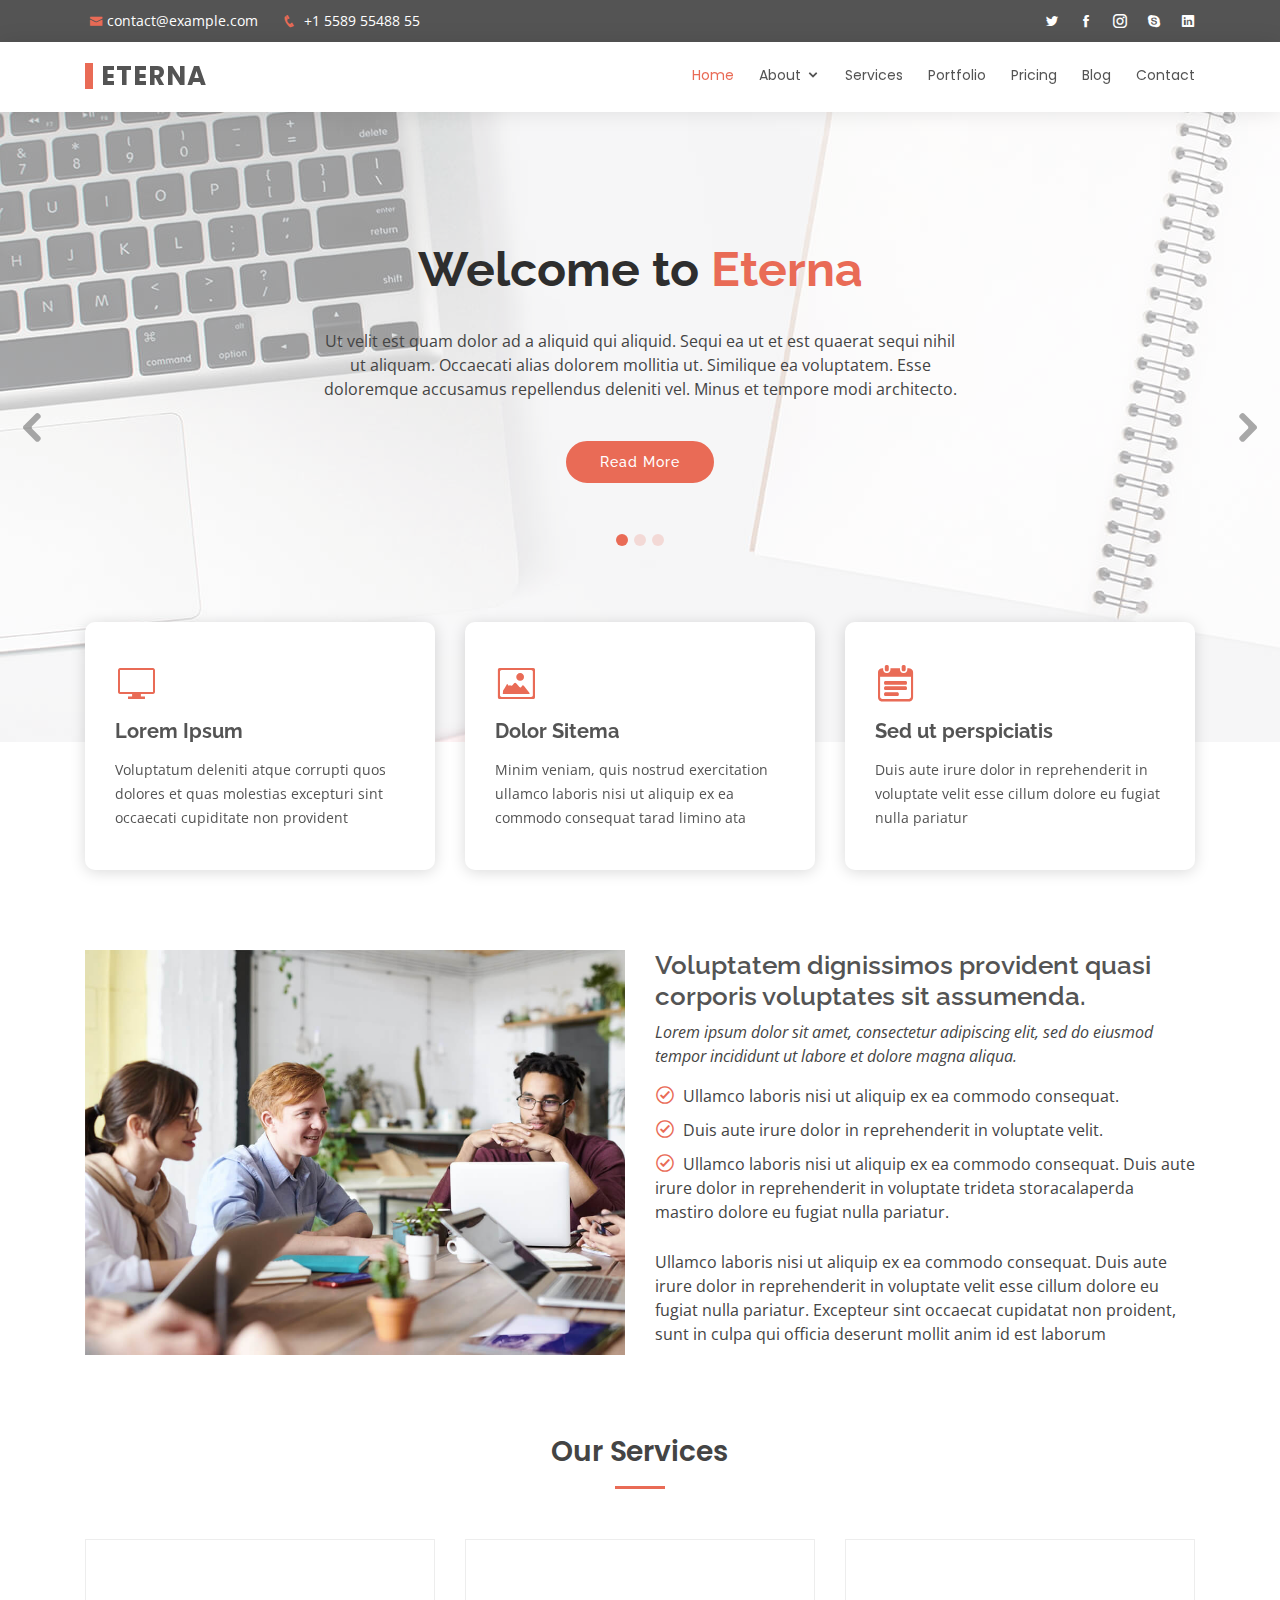
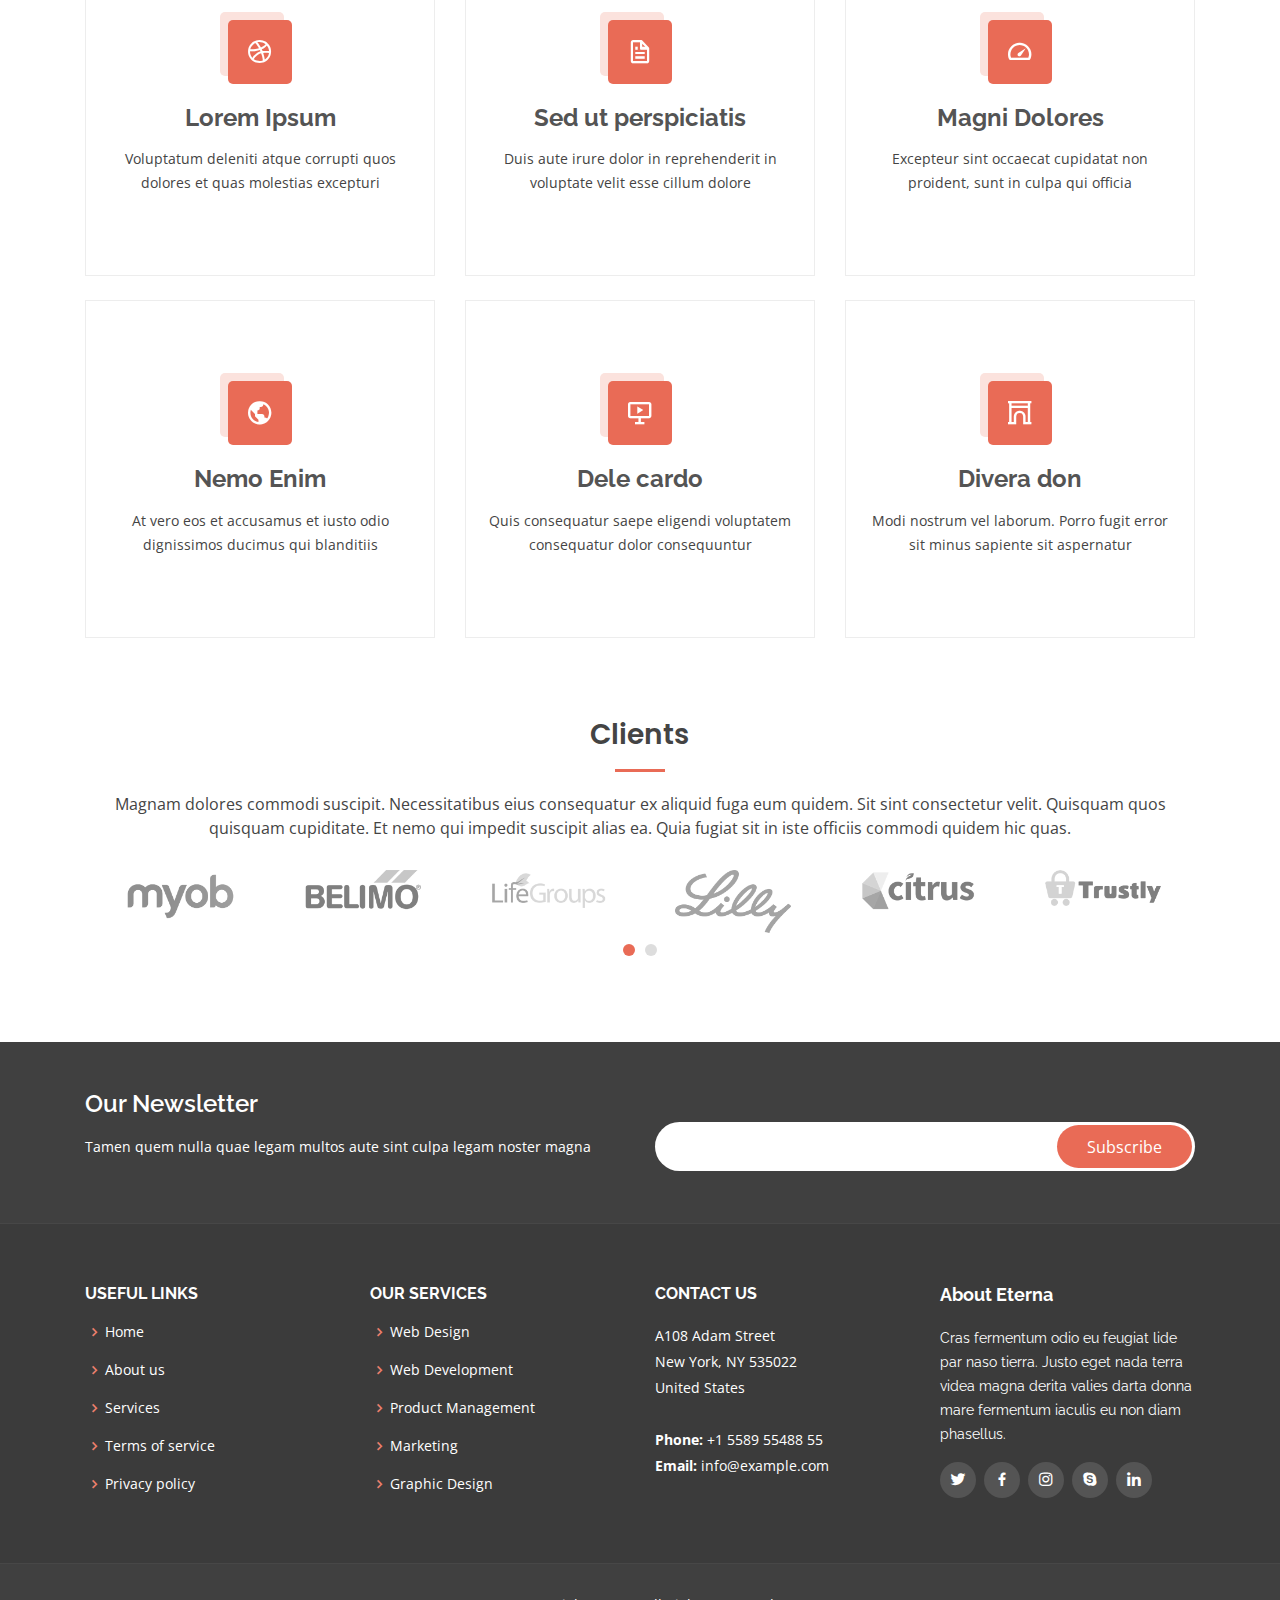
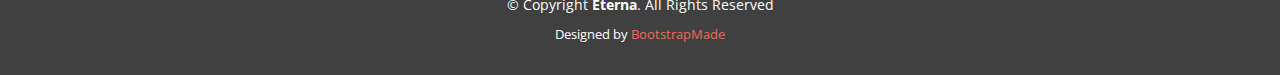
<file: Eterna/index.html>
<!DOCTYPE html>
<html lang="en">

<head>
  <meta charset="utf-8">
  <meta content="width=device-width, initial-scale=1.0" name="viewport">

  <title>Eterna Bootstrap Template - Index</title>
  <meta content="" name="descriptison">
  <meta content="" name="keywords">

  <!-- Favicons -->
  <link href="assets/img/favicon.png" rel="icon">
  <link href="assets/img/apple-touch-icon.png" rel="apple-touch-icon">

  <!-- Google Fonts -->
  <link href="https://fonts.googleapis.com/css?family=Open+Sans:300,300i,400,400i,600,600i,700,700i|Raleway:300,300i,400,400i,500,500i,600,600i,700,700i|Poppins:300,300i,400,400i,500,500i,600,600i,700,700i" rel="stylesheet">

  <!-- Vendor CSS Files -->
  <link href="assets/vendor/bootstrap/css/bootstrap.min.css" rel="stylesheet">
  <link href="assets/vendor/icofont/icofont.min.css" rel="stylesheet">
  <link href="assets/vendor/boxicons/css/boxicons.min.css" rel="stylesheet">
  <link href="assets/vendor/animate.css/animate.min.css" rel="stylesheet">
  <link href="assets/vendor/owl.carousel/assets/owl.carousel.min.css" rel="stylesheet">
  <link href="assets/vendor/venobox/venobox.css" rel="stylesheet">

  <!-- Template Main CSS File -->
  <link href="assets/css/style.css" rel="stylesheet">

  <!-- =======================================================
  * Template Name: Eterna - v2.1.0
  * Template URL: https://bootstrapmade.com/eterna-free-multipurpose-bootstrap-template/
  * Author: BootstrapMade.com
  * License: https://bootstrapmade.com/license/
  ======================================================== -->
</head>

<body>

  <!-- ======= Top Bar ======= -->
  <section id="topbar" class="d-none d-lg-block">
    <div class="container d-flex">
      <div class="contact-info mr-auto">
        <i class="icofont-envelope"></i><a href="mailto:contact@example.com">contact@example.com</a>
        <i class="icofont-phone"></i> +1 5589 55488 55
      </div>
      <div class="social-links">
        <a href="#" class="twitter"><i class="icofont-twitter"></i></a>
        <a href="#" class="facebook"><i class="icofont-facebook"></i></a>
        <a href="#" class="instagram"><i class="icofont-instagram"></i></a>
        <a href="#" class="skype"><i class="icofont-skype"></i></a>
        <a href="#" class="linkedin"><i class="icofont-linkedin"></i></i></a>
      </div>
    </div>
  </section>

  <!-- ======= Header ======= -->
  <header id="header">
    <div class="container d-flex">

      <div class="logo mr-auto">
        <h1 class="text-light"><a href="index.html"><span>Eterna</span></a></h1>
        <!-- Uncomment below if you prefer to use an image logo -->
        <!-- <a href="index.html"><img src="assets/img/logo.png" alt="" class="img-fluid"></a>-->
      </div>

      <nav class="nav-menu d-none d-lg-block">
        <ul>
          <li class="active"><a href="index.html">Home</a></li>

          <li class="drop-down"><a href="#">About</a>
            <ul>
              <li><a href="about.html">About Us</a></li>
              <li><a href="team.html">Team</a></li>

              <li class="drop-down"><a href="#">Drop Down 2</a>
                <ul>
                  <li><a href="#">Deep Drop Down 1</a></li>
                  <li><a href="#">Deep Drop Down 2</a></li>
                  <li><a href="#">Deep Drop Down 3</a></li>
                  <li><a href="#">Deep Drop Down 4</a></li>
                  <li><a href="#">Deep Drop Down 5</a></li>
                </ul>
              </li>
            </ul>
          </li>

          <li><a href="services.html">Services</a></li>
          <li><a href="portfolio.html">Portfolio</a></li>
          <li><a href="pricing.html">Pricing</a></li>
          <li><a href="blog.html">Blog</a></li>
          <li><a href="contact.html">Contact</a></li>

        </ul>
      </nav><!-- .nav-menu -->

    </div>
  </header><!-- End Header -->

  <!-- ======= Hero Section ======= -->
  <section id="hero">
    <div class="hero-container">
      <div id="heroCarousel" class="carousel slide carousel-fade" data-ride="carousel">

        <ol class="carousel-indicators" id="hero-carousel-indicators"></ol>

        <div class="carousel-inner" role="listbox">

          <!-- Slide 1 -->
          <div class="carousel-item active" style="background: url(assets/img/slide/slide-1.jpg)">
            <div class="carousel-container">
              <div class="carousel-content">
                <h2 class="animate__animated animate__fadeInDown">Welcome to <span>Eterna</span></h2>
                <p class="animate__animated animate__fadeInUp">Ut velit est quam dolor ad a aliquid qui aliquid. Sequi ea ut et est quaerat sequi nihil ut aliquam. Occaecati alias dolorem mollitia ut. Similique ea voluptatem. Esse doloremque accusamus repellendus deleniti vel. Minus et tempore modi architecto.</p>
                <a href="" class="btn-get-started animate__animated animate__fadeInUp">Read More</a>
              </div>
            </div>
          </div>

          <!-- Slide 2 -->
          <div class="carousel-item" style="background: url(assets/img/slide/slide-2.jpg)">
            <div class="carousel-container">
              <div class="carousel-content">
                <h2 class="animate__animated fanimate__adeInDown">Lorem <span>Ipsum Dolor</span></h2>
                <p class="animate__animated animate__fadeInUp">Ut velit est quam dolor ad a aliquid qui aliquid. Sequi ea ut et est quaerat sequi nihil ut aliquam. Occaecati alias dolorem mollitia ut. Similique ea voluptatem. Esse doloremque accusamus repellendus deleniti vel. Minus et tempore modi architecto.</p>
                <a href="" class="btn-get-started animate__animated animate__fadeInUp">Read More</a>
              </div>
            </div>
          </div>

          <!-- Slide 3 -->
          <div class="carousel-item" style="background: url(assets/img/slide/slide-3.jpg)">
            <div class="carousel-container">
              <div class="carousel-content">
                <h2 class="animate__animated animate__fadeInDown">Sequi ea <span>Dime Lara</span></h2>
                <p class="animate__animated animate__fadeInUp">Ut velit est quam dolor ad a aliquid qui aliquid. Sequi ea ut et est quaerat sequi nihil ut aliquam. Occaecati alias dolorem mollitia ut. Similique ea voluptatem. Esse doloremque accusamus repellendus deleniti vel. Minus et tempore modi architecto.</p>
                <a href="" class="btn-get-started animate__animated animate__fadeInUp">Read More</a>
              </div>
            </div>
          </div>

        </div>

        <a class="carousel-control-prev" href="#heroCarousel" role="button" data-slide="prev">
          <span class="carousel-control-prev-icon icofont-rounded-left" aria-hidden="true"></span>
          <span class="sr-only">Previous</span>
        </a>

        <a class="carousel-control-next" href="#heroCarousel" role="button" data-slide="next">
          <span class="carousel-control-next-icon icofont-rounded-right" aria-hidden="true"></span>
          <span class="sr-only">Next</span>
        </a>

      </div>
    </div>
  </section><!-- End Hero -->

  <main id="main">

    <!-- ======= Featured Section ======= -->
    <section id="featured" class="featured">
      <div class="container">

        <div class="row">
          <div class="col-lg-4">
            <div class="icon-box">
              <i class="icofont-computer"></i>
              <h3><a href="">Lorem Ipsum</a></h3>
              <p>Voluptatum deleniti atque corrupti quos dolores et quas molestias excepturi sint occaecati cupiditate non provident</p>
            </div>
          </div>
          <div class="col-lg-4 mt-4 mt-lg-0">
            <div class="icon-box">
              <i class="icofont-image"></i>
              <h3><a href="">Dolor Sitema</a></h3>
              <p>Minim veniam, quis nostrud exercitation ullamco laboris nisi ut aliquip ex ea commodo consequat tarad limino ata</p>
            </div>
          </div>
          <div class="col-lg-4 mt-4 mt-lg-0">
            <div class="icon-box">
              <i class="icofont-tasks-alt"></i>
              <h3><a href="">Sed ut perspiciatis</a></h3>
              <p>Duis aute irure dolor in reprehenderit in voluptate velit esse cillum dolore eu fugiat nulla pariatur</p>
            </div>
          </div>
        </div>

      </div>
    </section><!-- End Featured Section -->

    <!-- ======= About Section ======= -->
    <section id="about" class="about">
      <div class="container">

        <div class="row">
          <div class="col-lg-6">
            <img src="assets/img/about.jpg" class="img-fluid" alt="">
          </div>
          <div class="col-lg-6 pt-4 pt-lg-0 content">
            <h3>Voluptatem dignissimos provident quasi corporis voluptates sit assumenda.</h3>
            <p class="font-italic">
              Lorem ipsum dolor sit amet, consectetur adipiscing elit, sed do eiusmod tempor incididunt ut labore et dolore
              magna aliqua.
            </p>
            <ul>
              <li><i class="icofont-check-circled"></i> Ullamco laboris nisi ut aliquip ex ea commodo consequat.</li>
              <li><i class="icofont-check-circled"></i> Duis aute irure dolor in reprehenderit in voluptate velit.</li>
              <li><i class="icofont-check-circled"></i> Ullamco laboris nisi ut aliquip ex ea commodo consequat. Duis aute irure dolor in reprehenderit in voluptate trideta storacalaperda mastiro dolore eu fugiat nulla pariatur.</li>
            </ul>
            <p>
              Ullamco laboris nisi ut aliquip ex ea commodo consequat. Duis aute irure dolor in reprehenderit in voluptate
              velit esse cillum dolore eu fugiat nulla pariatur. Excepteur sint occaecat cupidatat non proident, sunt in
              culpa qui officia deserunt mollit anim id est laborum
            </p>
          </div>
        </div>

      </div>
    </section><!-- End About Section -->

    <!-- ======= Services Section ======= -->
    <section id="services" class="services">
      <div class="container">

        <div class="section-title" data-aos="fade-up">
          <h2>Our Services</h2>
        </div>

        <div class="row">
          <div class="col-lg-4 col-md-6 d-flex align-items-stretch">
            <div class="icon-box">
              <div class="icon"><i class="bx bxl-dribbble"></i></div>
              <h4><a href="">Lorem Ipsum</a></h4>
              <p>Voluptatum deleniti atque corrupti quos dolores et quas molestias excepturi</p>
            </div>
          </div>

          <div class="col-lg-4 col-md-6 d-flex align-items-stretch mt-4 mt-md-0">
            <div class="icon-box">
              <div class="icon"><i class="bx bx-file"></i></div>
              <h4><a href="">Sed ut perspiciatis</a></h4>
              <p>Duis aute irure dolor in reprehenderit in voluptate velit esse cillum dolore</p>
            </div>
          </div>

          <div class="col-lg-4 col-md-6 d-flex align-items-stretch mt-4 mt-lg-0">
            <div class="icon-box">
              <div class="icon"><i class="bx bx-tachometer"></i></div>
              <h4><a href="">Magni Dolores</a></h4>
              <p>Excepteur sint occaecat cupidatat non proident, sunt in culpa qui officia</p>
            </div>
          </div>

          <div class="col-lg-4 col-md-6 d-flex align-items-stretch mt-4">
            <div class="icon-box">
              <div class="icon"><i class="bx bx-world"></i></div>
              <h4><a href="">Nemo Enim</a></h4>
              <p>At vero eos et accusamus et iusto odio dignissimos ducimus qui blanditiis</p>
            </div>
          </div>

          <div class="col-lg-4 col-md-6 d-flex align-items-stretch mt-4">
            <div class="icon-box">
              <div class="icon"><i class="bx bx-slideshow"></i></div>
              <h4><a href="">Dele cardo</a></h4>
              <p>Quis consequatur saepe eligendi voluptatem consequatur dolor consequuntur</p>
            </div>
          </div>

          <div class="col-lg-4 col-md-6 d-flex align-items-stretch mt-4">
            <div class="icon-box">
              <div class="icon"><i class="bx bx-arch"></i></div>
              <h4><a href="">Divera don</a></h4>
              <p>Modi nostrum vel laborum. Porro fugit error sit minus sapiente sit aspernatur</p>
            </div>
          </div>

        </div>

      </div>
    </section><!-- End Services Section -->

    <!-- ======= Clients Section ======= -->
    <section id="clients" class="clients">
      <div class="container">

        <div class="section-title">
          <h2>Clients</h2>
          <p>Magnam dolores commodi suscipit. Necessitatibus eius consequatur ex aliquid fuga eum quidem. Sit sint consectetur velit. Quisquam quos quisquam cupiditate. Et nemo qui impedit suscipit alias ea. Quia fugiat sit in iste officiis commodi quidem hic quas.</p>
        </div>

        <div class="owl-carousel clients-carousel">
          <img src="assets/img/clients/client-1.png" alt="">
          <img src="assets/img/clients/client-2.png" alt="">
          <img src="assets/img/clients/client-3.png" alt="">
          <img src="assets/img/clients/client-4.png" alt="">
          <img src="assets/img/clients/client-5.png" alt="">
          <img src="assets/img/clients/client-6.png" alt="">
          <img src="assets/img/clients/client-7.png" alt="">
          <img src="assets/img/clients/client-8.png" alt="">
        </div>

      </div>
    </section><!-- End Clients Section -->

  </main><!-- End #main -->

  <!-- ======= Footer ======= -->
  <footer id="footer">

    <div class="footer-newsletter">
      <div class="container">
        <div class="row">
          <div class="col-lg-6">
            <h4>Our Newsletter</h4>
            <p>Tamen quem nulla quae legam multos aute sint culpa legam noster magna</p>
          </div>
          <div class="col-lg-6">
            <form action="" method="post">
              <input type="email" name="email"><input type="submit" value="Subscribe">
            </form>
          </div>
        </div>
      </div>
    </div>

    <div class="footer-top">
      <div class="container">
        <div class="row">

          <div class="col-lg-3 col-md-6 footer-links">
            <h4>Useful Links</h4>
            <ul>
              <li><i class="bx bx-chevron-right"></i> <a href="#">Home</a></li>
              <li><i class="bx bx-chevron-right"></i> <a href="#">About us</a></li>
              <li><i class="bx bx-chevron-right"></i> <a href="#">Services</a></li>
              <li><i class="bx bx-chevron-right"></i> <a href="#">Terms of service</a></li>
              <li><i class="bx bx-chevron-right"></i> <a href="#">Privacy policy</a></li>
            </ul>
          </div>

          <div class="col-lg-3 col-md-6 footer-links">
            <h4>Our Services</h4>
            <ul>
              <li><i class="bx bx-chevron-right"></i> <a href="#">Web Design</a></li>
              <li><i class="bx bx-chevron-right"></i> <a href="#">Web Development</a></li>
              <li><i class="bx bx-chevron-right"></i> <a href="#">Product Management</a></li>
              <li><i class="bx bx-chevron-right"></i> <a href="#">Marketing</a></li>
              <li><i class="bx bx-chevron-right"></i> <a href="#">Graphic Design</a></li>
            </ul>
          </div>

          <div class="col-lg-3 col-md-6 footer-contact">
            <h4>Contact Us</h4>
            <p>
              A108 Adam Street <br>
              New York, NY 535022<br>
              United States <br><br>
              <strong>Phone:</strong> +1 5589 55488 55<br>
              <strong>Email:</strong> info@example.com<br>
            </p>

          </div>

          <div class="col-lg-3 col-md-6 footer-info">
            <h3>About Eterna</h3>
            <p>Cras fermentum odio eu feugiat lide par naso tierra. Justo eget nada terra videa magna derita valies darta donna mare fermentum iaculis eu non diam phasellus.</p>
            <div class="social-links mt-3">
              <a href="#" class="twitter"><i class="bx bxl-twitter"></i></a>
              <a href="#" class="facebook"><i class="bx bxl-facebook"></i></a>
              <a href="#" class="instagram"><i class="bx bxl-instagram"></i></a>
              <a href="#" class="google-plus"><i class="bx bxl-skype"></i></a>
              <a href="#" class="linkedin"><i class="bx bxl-linkedin"></i></a>
            </div>
          </div>

        </div>
      </div>
    </div>

    <div class="container">
      <div class="copyright">
        &copy; Copyright <strong><span>Eterna</span></strong>. All Rights Reserved
      </div>
      <div class="credits">
        <!-- All the links in the footer should remain intact. -->
        <!-- You can delete the links only if you purchased the pro version. -->
        <!-- Licensing information: https://bootstrapmade.com/license/ -->
        <!-- Purchase the pro version with working PHP/AJAX contact form: https://bootstrapmade.com/eterna-free-multipurpose-bootstrap-template/ -->
        Designed by <a href="https://bootstrapmade.com/">BootstrapMade</a>
      </div>
    </div>
  </footer><!-- End Footer -->

  <a href="#" class="back-to-top"><i class="icofont-simple-up"></i></a>

  <!-- Vendor JS Files -->
  <script src="assets/vendor/jquery/jquery.min.js"></script>
  <script src="assets/vendor/bootstrap/js/bootstrap.bundle.min.js"></script>
  <script src="assets/vendor/jquery.easing/jquery.easing.min.js"></script>
  <script src="assets/vendor/php-email-form/validate.js"></script>
  <script src="assets/vendor/jquery-sticky/jquery.sticky.js"></script>
  <script src="assets/vendor/owl.carousel/owl.carousel.min.js"></script>
  <script src="assets/vendor/waypoints/jquery.waypoints.min.js"></script>
  <script src="assets/vendor/counterup/counterup.min.js"></script>
  <script src="assets/vendor/isotope-layout/isotope.pkgd.min.js"></script>
  <script src="assets/vendor/venobox/venobox.min.js"></script>

  <!-- Template Main JS File -->
  <script src="assets/js/main.js"></script>

</body>

</html>
</file>
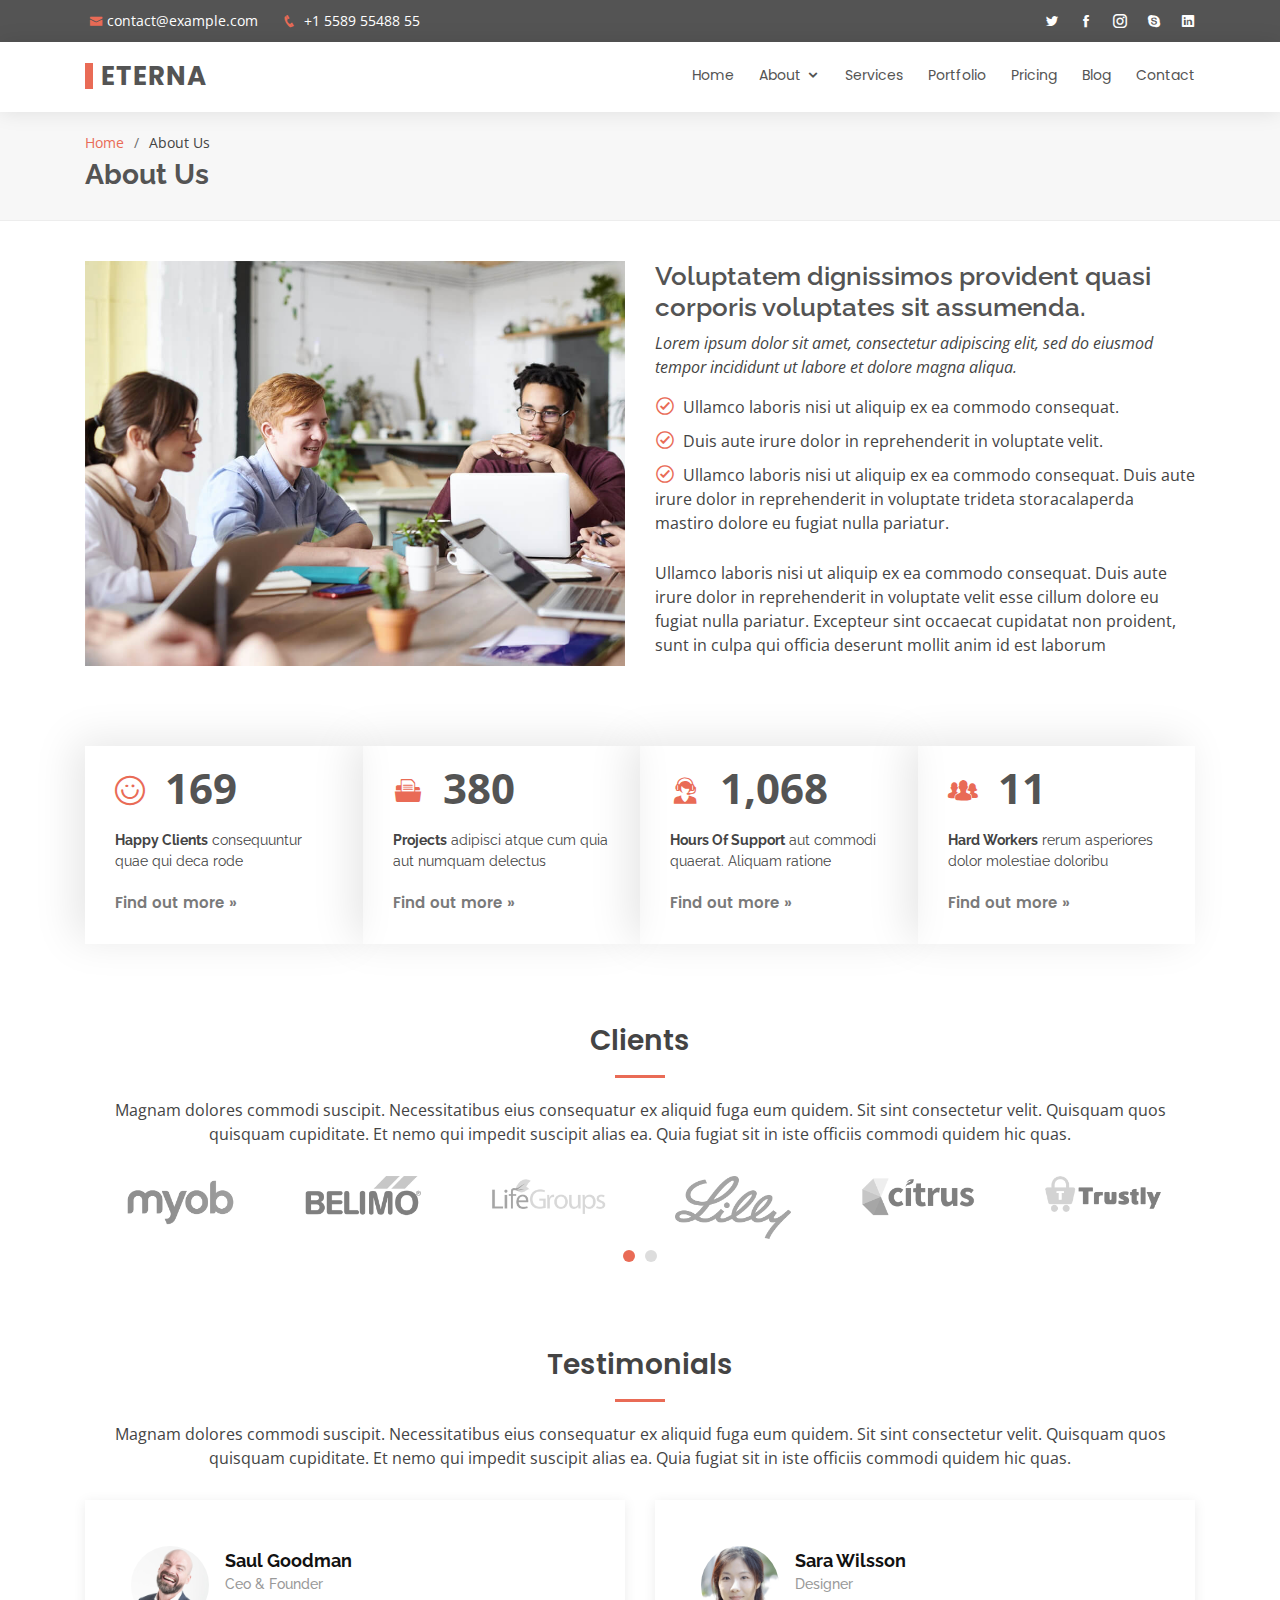
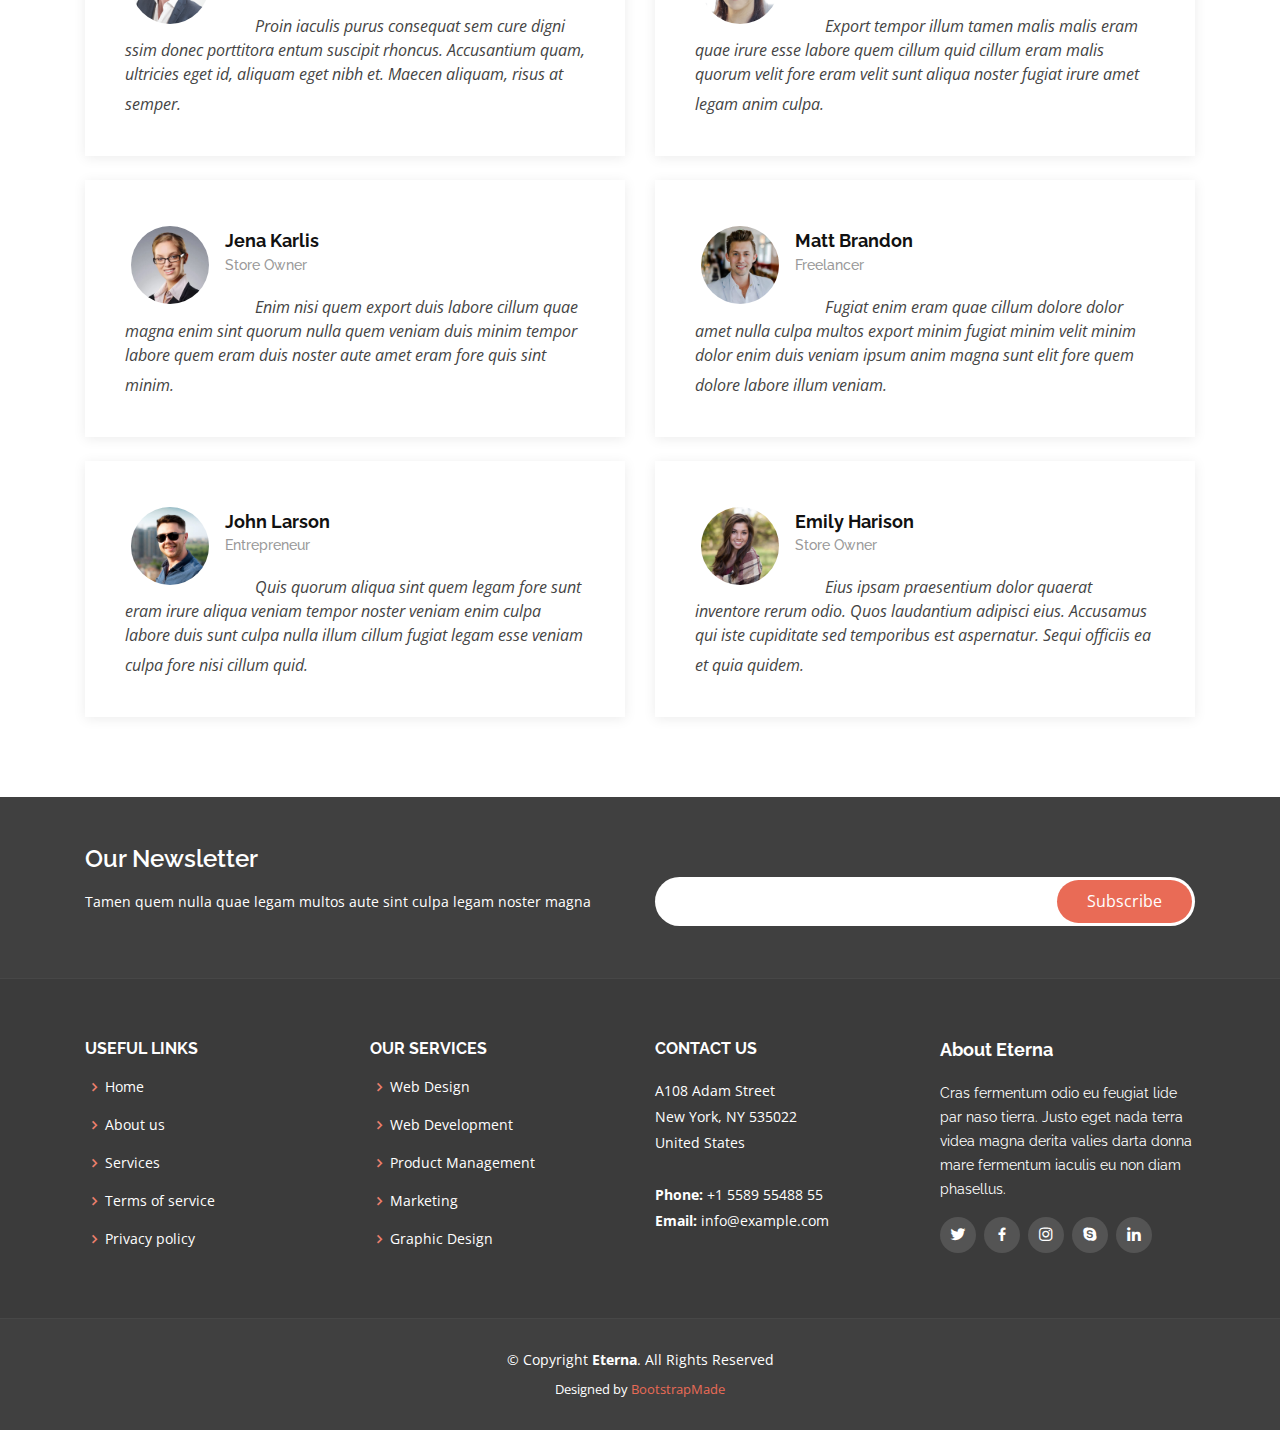
<file: Eterna/about.html>
<!DOCTYPE html>
<html lang="en">

<head>
  <meta charset="utf-8">
  <meta content="width=device-width, initial-scale=1.0" name="viewport">

  <title>About - Eterna Bootstrap Template</title>
  <meta content="" name="descriptison">
  <meta content="" name="keywords">

  <!-- Favicons -->
  <link href="assets/img/favicon.png" rel="icon">
  <link href="assets/img/apple-touch-icon.png" rel="apple-touch-icon">

  <!-- Google Fonts -->
  <link href="https://fonts.googleapis.com/css?family=Open+Sans:300,300i,400,400i,600,600i,700,700i|Raleway:300,300i,400,400i,500,500i,600,600i,700,700i|Poppins:300,300i,400,400i,500,500i,600,600i,700,700i" rel="stylesheet">

  <!-- Vendor CSS Files -->
  <link href="assets/vendor/bootstrap/css/bootstrap.min.css" rel="stylesheet">
  <link href="assets/vendor/icofont/icofont.min.css" rel="stylesheet">
  <link href="assets/vendor/boxicons/css/boxicons.min.css" rel="stylesheet">
  <link href="assets/vendor/animate.css/animate.min.css" rel="stylesheet">
  <link href="assets/vendor/owl.carousel/assets/owl.carousel.min.css" rel="stylesheet">
  <link href="assets/vendor/venobox/venobox.css" rel="stylesheet">

  <!-- Template Main CSS File -->
  <link href="assets/css/style.css" rel="stylesheet">

  <!-- =======================================================
  * Template Name: Eterna - v2.1.0
  * Template URL: https://bootstrapmade.com/eterna-free-multipurpose-bootstrap-template/
  * Author: BootstrapMade.com
  * License: https://bootstrapmade.com/license/
  ======================================================== -->
</head>

<body>

  <!-- ======= Top Bar ======= -->
  <section id="topbar" class="d-none d-lg-block">
    <div class="container d-flex">
      <div class="contact-info mr-auto">
        <i class="icofont-envelope"></i><a href="mailto:contact@example.com">contact@example.com</a>
        <i class="icofont-phone"></i> +1 5589 55488 55
      </div>
      <div class="social-links">
        <a href="#" class="twitter"><i class="icofont-twitter"></i></a>
        <a href="#" class="facebook"><i class="icofont-facebook"></i></a>
        <a href="#" class="instagram"><i class="icofont-instagram"></i></a>
        <a href="#" class="skype"><i class="icofont-skype"></i></a>
        <a href="#" class="linkedin"><i class="icofont-linkedin"></i></i></a>
      </div>
    </div>
  </section>

  <!-- ======= Header ======= -->
  <header id="header">
    <div class="container d-flex">

      <div class="logo mr-auto">
        <h1 class="text-light"><a href="index.html"><span>Eterna</span></a></h1>
        <!-- Uncomment below if you prefer to use an image logo -->
        <!-- <a href="index.html"><img src="assets/img/logo.png" alt="" class="img-fluid"></a>-->
      </div>

      <nav class="nav-menu d-none d-lg-block">
        <ul>
          <li><a href="index.html">Home</a></li>

          <li class="drop-down"><a href="#">About</a>
            <ul>
              <li class="active"><a href="about.html">About Us</a></li>
              <li><a href="team.html">Team</a></li>

              <li class="drop-down"><a href="#">Drop Down 2</a>
                <ul>
                  <li><a href="#">Deep Drop Down 1</a></li>
                  <li><a href="#">Deep Drop Down 2</a></li>
                  <li><a href="#">Deep Drop Down 3</a></li>
                  <li><a href="#">Deep Drop Down 4</a></li>
                  <li><a href="#">Deep Drop Down 5</a></li>
                </ul>
              </li>
            </ul>
          </li>

          <li><a href="services.html">Services</a></li>
          <li><a href="portfolio.html">Portfolio</a></li>
          <li><a href="pricing.html">Pricing</a></li>
          <li><a href="blog.html">Blog</a></li>
          <li><a href="contact.html">Contact</a></li>

        </ul>
      </nav><!-- .nav-menu -->

    </div>
  </header><!-- End Header -->

  <main id="main">

    <!-- ======= Breadcrumbs ======= -->
    <section id="breadcrumbs" class="breadcrumbs">
      <div class="container">

        <ol>
          <li><a href="index.html">Home</a></li>
          <li>About Us</li>
        </ol>
        <h2>About Us</h2>

      </div>
    </section><!-- End Breadcrumbs -->

    <!-- ======= About Section ======= -->
    <section id="about" class="about">
      <div class="container">

        <div class="row">
          <div class="col-lg-6">
            <img src="assets/img/about.jpg" class="img-fluid" alt="">
          </div>
          <div class="col-lg-6 pt-4 pt-lg-0 content">
            <h3>Voluptatem dignissimos provident quasi corporis voluptates sit assumenda.</h3>
            <p class="font-italic">
              Lorem ipsum dolor sit amet, consectetur adipiscing elit, sed do eiusmod tempor incididunt ut labore et dolore
              magna aliqua.
            </p>
            <ul>
              <li><i class="icofont-check-circled"></i> Ullamco laboris nisi ut aliquip ex ea commodo consequat.</li>
              <li><i class="icofont-check-circled"></i> Duis aute irure dolor in reprehenderit in voluptate velit.</li>
              <li><i class="icofont-check-circled"></i> Ullamco laboris nisi ut aliquip ex ea commodo consequat. Duis aute irure dolor in reprehenderit in voluptate trideta storacalaperda mastiro dolore eu fugiat nulla pariatur.</li>
            </ul>
            <p>
              Ullamco laboris nisi ut aliquip ex ea commodo consequat. Duis aute irure dolor in reprehenderit in voluptate
              velit esse cillum dolore eu fugiat nulla pariatur. Excepteur sint occaecat cupidatat non proident, sunt in
              culpa qui officia deserunt mollit anim id est laborum
            </p>
          </div>
        </div>

      </div>
    </section><!-- End About Section -->

    <!-- ======= Counts Section ======= -->
    <section id="counts" class="counts">
      <div class="container">

        <div class="row no-gutters">

          <div class="col-lg-3 col-md-6 d-md-flex align-items-md-stretch">
            <div class="count-box">
              <i class="icofont-simple-smile"></i>
              <span data-toggle="counter-up">232</span>
              <p><strong>Happy Clients</strong> consequuntur quae qui deca rode</p>
              <a href="#">Find out more &raquo;</a>
            </div>
          </div>

          <div class="col-lg-3 col-md-6 d-md-flex align-items-md-stretch">
            <div class="count-box">
              <i class="icofont-document-folder"></i>
              <span data-toggle="counter-up">521</span>
              <p><strong>Projects</strong> adipisci atque cum quia aut numquam delectus</p>
              <a href="#">Find out more &raquo;</a>
            </div>
          </div>

          <div class="col-lg-3 col-md-6 d-md-flex align-items-md-stretch">
            <div class="count-box">
              <i class="icofont-live-support"></i>
              <span data-toggle="counter-up">1,463</span>
              <p><strong>Hours Of Support</strong> aut commodi quaerat. Aliquam ratione</p>
              <a href="#">Find out more &raquo;</a>
            </div>
          </div>

          <div class="col-lg-3 col-md-6 d-md-flex align-items-md-stretch">
            <div class="count-box">
              <i class="icofont-users-alt-5"></i>
              <span data-toggle="counter-up">15</span>
              <p><strong>Hard Workers</strong> rerum asperiores dolor molestiae doloribu</p>
              <a href="#">Find out more &raquo;</a>
            </div>
          </div>

        </div>

      </div>
    </section><!-- End Counts Section -->

    <!-- ======= Clients Section ======= -->
    <section id="clients" class="clients">
      <div class="container">

        <div class="section-title">
          <h2>Clients</h2>
          <p>Magnam dolores commodi suscipit. Necessitatibus eius consequatur ex aliquid fuga eum quidem. Sit sint consectetur velit. Quisquam quos quisquam cupiditate. Et nemo qui impedit suscipit alias ea. Quia fugiat sit in iste officiis commodi quidem hic quas.</p>
        </div>

        <div class="owl-carousel clients-carousel">
          <img src="assets/img/clients/client-1.png" alt="">
          <img src="assets/img/clients/client-2.png" alt="">
          <img src="assets/img/clients/client-3.png" alt="">
          <img src="assets/img/clients/client-4.png" alt="">
          <img src="assets/img/clients/client-5.png" alt="">
          <img src="assets/img/clients/client-6.png" alt="">
          <img src="assets/img/clients/client-7.png" alt="">
          <img src="assets/img/clients/client-8.png" alt="">
        </div>

      </div>
    </section><!-- End Clients Section -->

    <!-- ======= Testimonials Section ======= -->
    <section id="testimonials" class="testimonials">
      <div class="container">

        <div class="section-title">
          <h2>Testimonials</h2>
          <p>Magnam dolores commodi suscipit. Necessitatibus eius consequatur ex aliquid fuga eum quidem. Sit sint consectetur velit. Quisquam quos quisquam cupiditate. Et nemo qui impedit suscipit alias ea. Quia fugiat sit in iste officiis commodi quidem hic quas.</p>
        </div>

        <div class="row">

          <div class="col-lg-6">
            <div class="testimonial-item">
              <img src="assets/img/testimonials/testimonials-1.jpg" class="testimonial-img" alt="">
              <h3>Saul Goodman</h3>
              <h4>Ceo &amp; Founder</h4>
              <p>
                <i class="bx bxs-quote-alt-left quote-icon-left"></i>
                Proin iaculis purus consequat sem cure digni ssim donec porttitora entum suscipit rhoncus. Accusantium quam, ultricies eget id, aliquam eget nibh et. Maecen aliquam, risus at semper.
                <i class="bx bxs-quote-alt-right quote-icon-right"></i>
              </p>
            </div>
          </div>

          <div class="col-lg-6">
            <div class="testimonial-item mt-4 mt-lg-0">
              <img src="assets/img/testimonials/testimonials-2.jpg" class="testimonial-img" alt="">
              <h3>Sara Wilsson</h3>
              <h4>Designer</h4>
              <p>
                <i class="bx bxs-quote-alt-left quote-icon-left"></i>
                Export tempor illum tamen malis malis eram quae irure esse labore quem cillum quid cillum eram malis quorum velit fore eram velit sunt aliqua noster fugiat irure amet legam anim culpa.
                <i class="bx bxs-quote-alt-right quote-icon-right"></i>
              </p>
            </div>
          </div>

          <div class="col-lg-6">
            <div class="testimonial-item mt-4">
              <img src="assets/img/testimonials/testimonials-3.jpg" class="testimonial-img" alt="">
              <h3>Jena Karlis</h3>
              <h4>Store Owner</h4>
              <p>
                <i class="bx bxs-quote-alt-left quote-icon-left"></i>
                Enim nisi quem export duis labore cillum quae magna enim sint quorum nulla quem veniam duis minim tempor labore quem eram duis noster aute amet eram fore quis sint minim.
                <i class="bx bxs-quote-alt-right quote-icon-right"></i>
              </p>
            </div>
          </div>

          <div class="col-lg-6">
            <div class="testimonial-item mt-4">
              <img src="assets/img/testimonials/testimonials-4.jpg" class="testimonial-img" alt="">
              <h3>Matt Brandon</h3>
              <h4>Freelancer</h4>
              <p>
                <i class="bx bxs-quote-alt-left quote-icon-left"></i>
                Fugiat enim eram quae cillum dolore dolor amet nulla culpa multos export minim fugiat minim velit minim dolor enim duis veniam ipsum anim magna sunt elit fore quem dolore labore illum veniam.
                <i class="bx bxs-quote-alt-right quote-icon-right"></i>
              </p>
            </div>
          </div>

          <div class="col-lg-6">
            <div class="testimonial-item mt-4">
              <img src="assets/img/testimonials/testimonials-5.jpg" class="testimonial-img" alt="">
              <h3>John Larson</h3>
              <h4>Entrepreneur</h4>
              <p>
                <i class="bx bxs-quote-alt-left quote-icon-left"></i>
                Quis quorum aliqua sint quem legam fore sunt eram irure aliqua veniam tempor noster veniam enim culpa labore duis sunt culpa nulla illum cillum fugiat legam esse veniam culpa fore nisi cillum quid.
                <i class="bx bxs-quote-alt-right quote-icon-right"></i>
              </p>
            </div>
          </div>

          <div class="col-lg-6">
            <div class="testimonial-item mt-4">
              <img src="assets/img/testimonials/testimonials-6.jpg" class="testimonial-img" alt="">
              <h3>Emily Harison</h3>
              <h4>Store Owner</h4>
              <p>
                <i class="bx bxs-quote-alt-left quote-icon-left"></i>
                Eius ipsam praesentium dolor quaerat inventore rerum odio. Quos laudantium adipisci eius. Accusamus qui iste cupiditate sed temporibus est aspernatur. Sequi officiis ea et quia quidem.
                <i class="bx bxs-quote-alt-right quote-icon-right"></i>
              </p>
            </div>
          </div>

        </div>

      </div>
    </section><!-- End Testimonials Section -->

  </main><!-- End #main -->

  <!-- ======= Footer ======= -->
  <footer id="footer">

    <div class="footer-newsletter">
      <div class="container">
        <div class="row">
          <div class="col-lg-6">
            <h4>Our Newsletter</h4>
            <p>Tamen quem nulla quae legam multos aute sint culpa legam noster magna</p>
          </div>
          <div class="col-lg-6">
            <form action="" method="post">
              <input type="email" name="email"><input type="submit" value="Subscribe">
            </form>
          </div>
        </div>
      </div>
    </div>

    <div class="footer-top">
      <div class="container">
        <div class="row">

          <div class="col-lg-3 col-md-6 footer-links">
            <h4>Useful Links</h4>
            <ul>
              <li><i class="bx bx-chevron-right"></i> <a href="#">Home</a></li>
              <li><i class="bx bx-chevron-right"></i> <a href="#">About us</a></li>
              <li><i class="bx bx-chevron-right"></i> <a href="#">Services</a></li>
              <li><i class="bx bx-chevron-right"></i> <a href="#">Terms of service</a></li>
              <li><i class="bx bx-chevron-right"></i> <a href="#">Privacy policy</a></li>
            </ul>
          </div>

          <div class="col-lg-3 col-md-6 footer-links">
            <h4>Our Services</h4>
            <ul>
              <li><i class="bx bx-chevron-right"></i> <a href="#">Web Design</a></li>
              <li><i class="bx bx-chevron-right"></i> <a href="#">Web Development</a></li>
              <li><i class="bx bx-chevron-right"></i> <a href="#">Product Management</a></li>
              <li><i class="bx bx-chevron-right"></i> <a href="#">Marketing</a></li>
              <li><i class="bx bx-chevron-right"></i> <a href="#">Graphic Design</a></li>
            </ul>
          </div>

          <div class="col-lg-3 col-md-6 footer-contact">
            <h4>Contact Us</h4>
            <p>
              A108 Adam Street <br>
              New York, NY 535022<br>
              United States <br><br>
              <strong>Phone:</strong> +1 5589 55488 55<br>
              <strong>Email:</strong> info@example.com<br>
            </p>

          </div>

          <div class="col-lg-3 col-md-6 footer-info">
            <h3>About Eterna</h3>
            <p>Cras fermentum odio eu feugiat lide par naso tierra. Justo eget nada terra videa magna derita valies darta donna mare fermentum iaculis eu non diam phasellus.</p>
            <div class="social-links mt-3">
              <a href="#" class="twitter"><i class="bx bxl-twitter"></i></a>
              <a href="#" class="facebook"><i class="bx bxl-facebook"></i></a>
              <a href="#" class="instagram"><i class="bx bxl-instagram"></i></a>
              <a href="#" class="google-plus"><i class="bx bxl-skype"></i></a>
              <a href="#" class="linkedin"><i class="bx bxl-linkedin"></i></a>
            </div>
          </div>

        </div>
      </div>
    </div>

    <div class="container">
      <div class="copyright">
        &copy; Copyright <strong><span>Eterna</span></strong>. All Rights Reserved
      </div>
      <div class="credits">
        <!-- All the links in the footer should remain intact. -->
        <!-- You can delete the links only if you purchased the pro version. -->
        <!-- Licensing information: https://bootstrapmade.com/license/ -->
        <!-- Purchase the pro version with working PHP/AJAX contact form: https://bootstrapmade.com/eterna-free-multipurpose-bootstrap-template/ -->
        Designed by <a href="https://bootstrapmade.com/">BootstrapMade</a>
      </div>
    </div>
  </footer><!-- End Footer -->

  <a href="#" class="back-to-top"><i class="icofont-simple-up"></i></a>

  <!-- Vendor JS Files -->
  <script src="assets/vendor/jquery/jquery.min.js"></script>
  <script src="assets/vendor/bootstrap/js/bootstrap.bundle.min.js"></script>
  <script src="assets/vendor/jquery.easing/jquery.easing.min.js"></script>
  <script src="assets/vendor/php-email-form/validate.js"></script>
  <script src="assets/vendor/jquery-sticky/jquery.sticky.js"></script>
  <script src="assets/vendor/owl.carousel/owl.carousel.min.js"></script>
  <script src="assets/vendor/waypoints/jquery.waypoints.min.js"></script>
  <script src="assets/vendor/counterup/counterup.min.js"></script>
  <script src="assets/vendor/isotope-layout/isotope.pkgd.min.js"></script>
  <script src="assets/vendor/venobox/venobox.min.js"></script>

  <!-- Template Main JS File -->
  <script src="assets/js/main.js"></script>

</body>

</html>
</file>
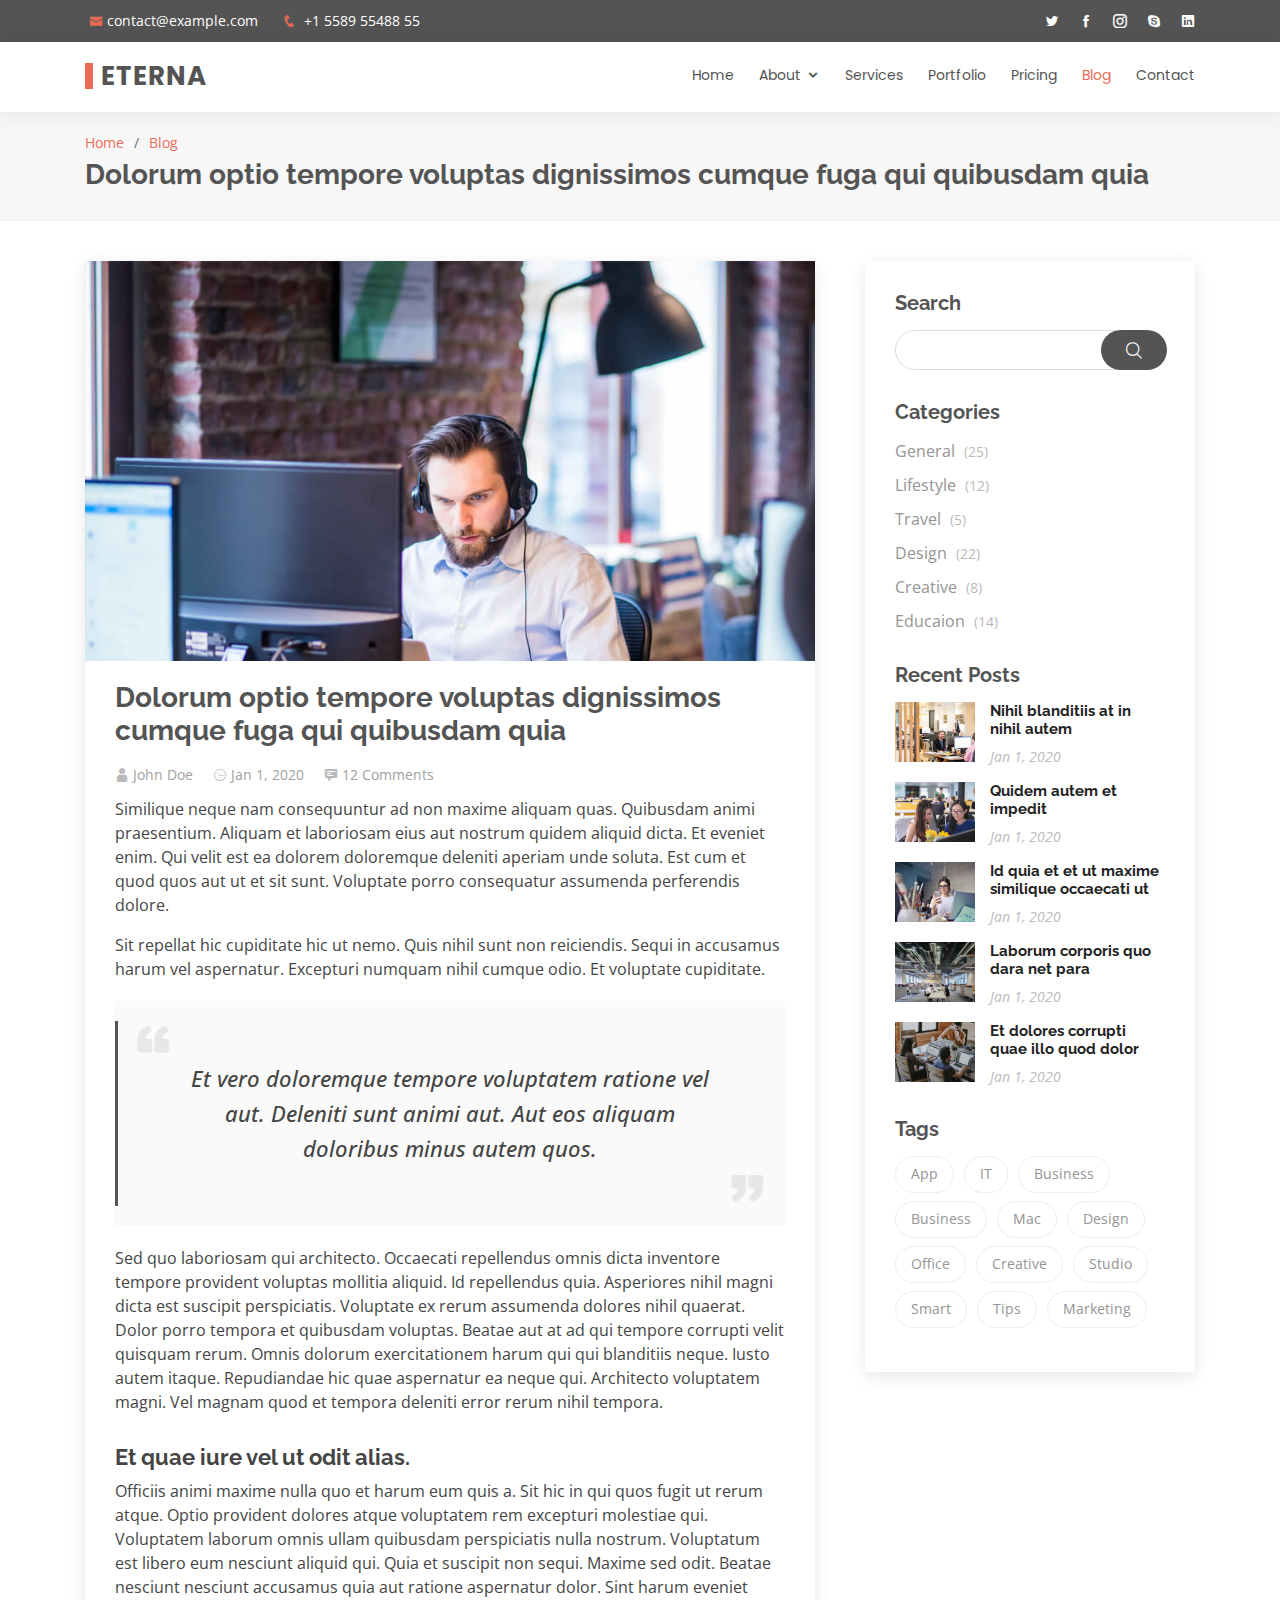
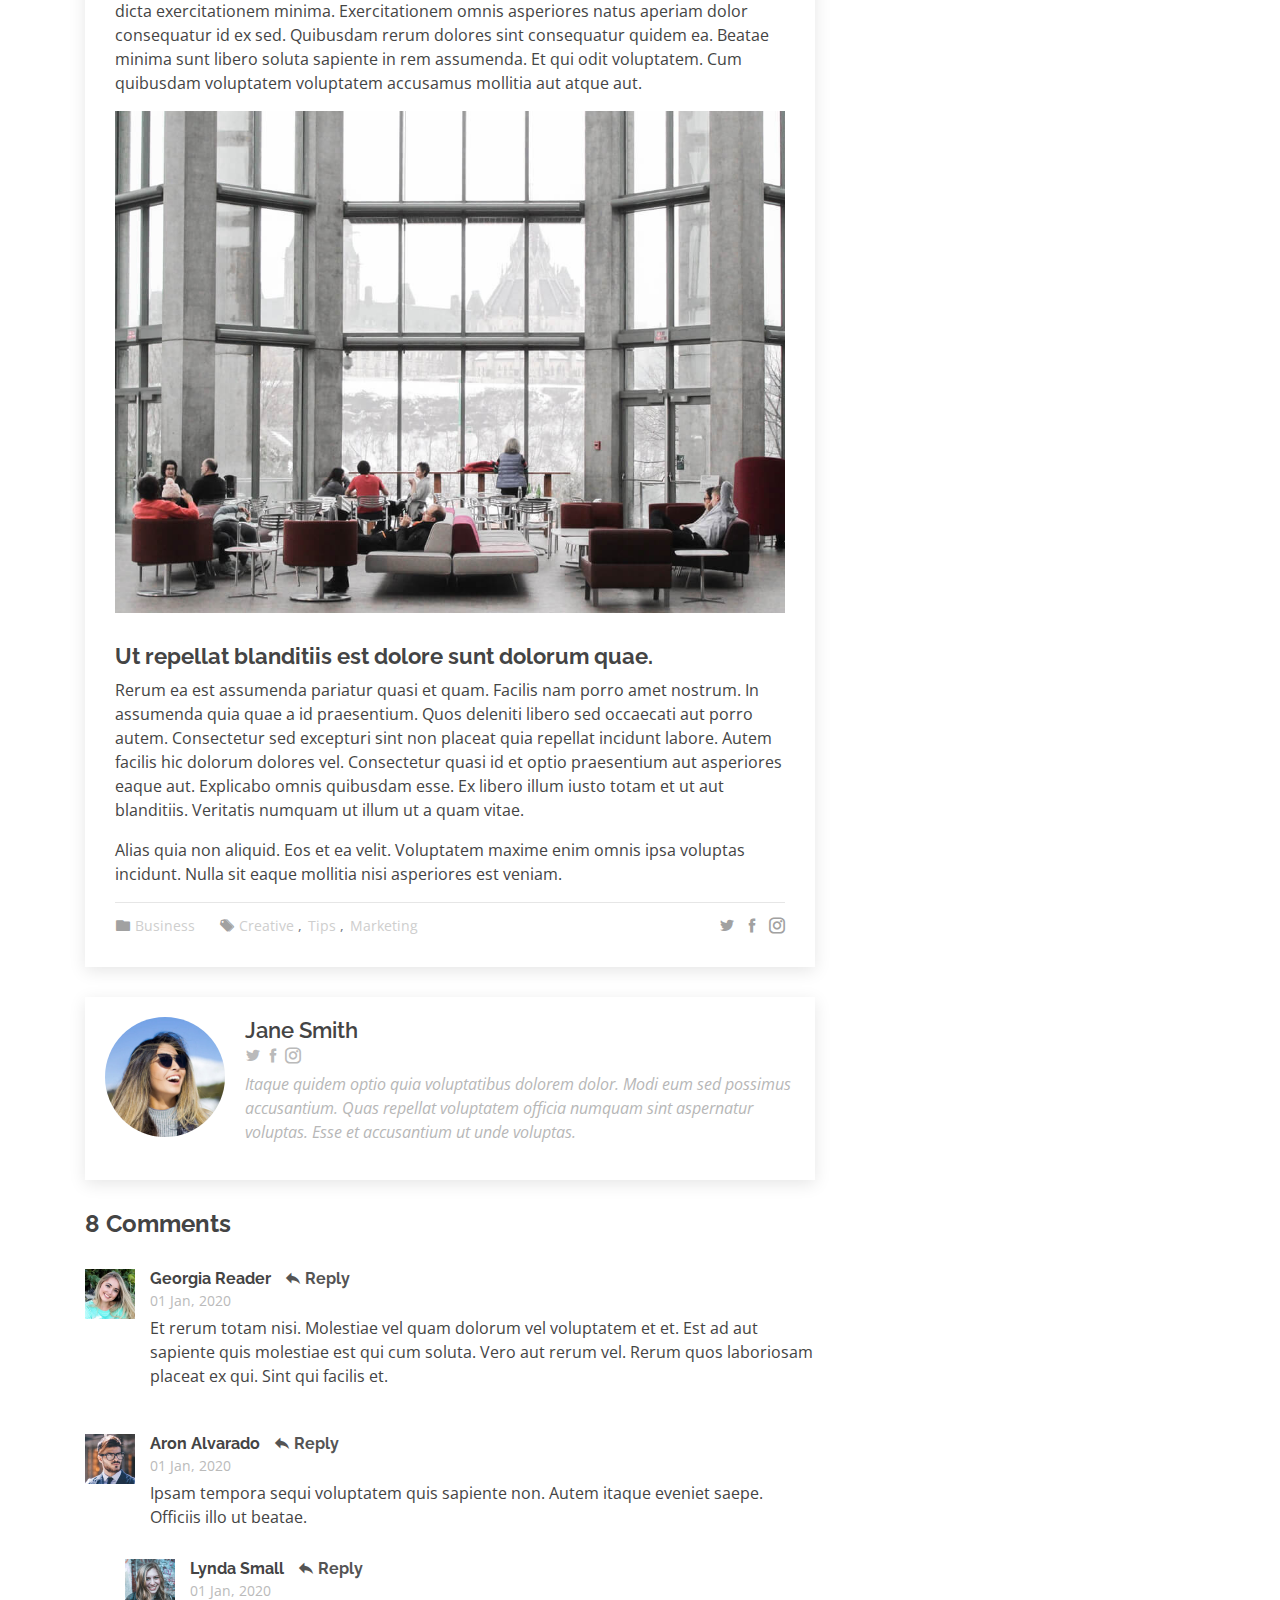
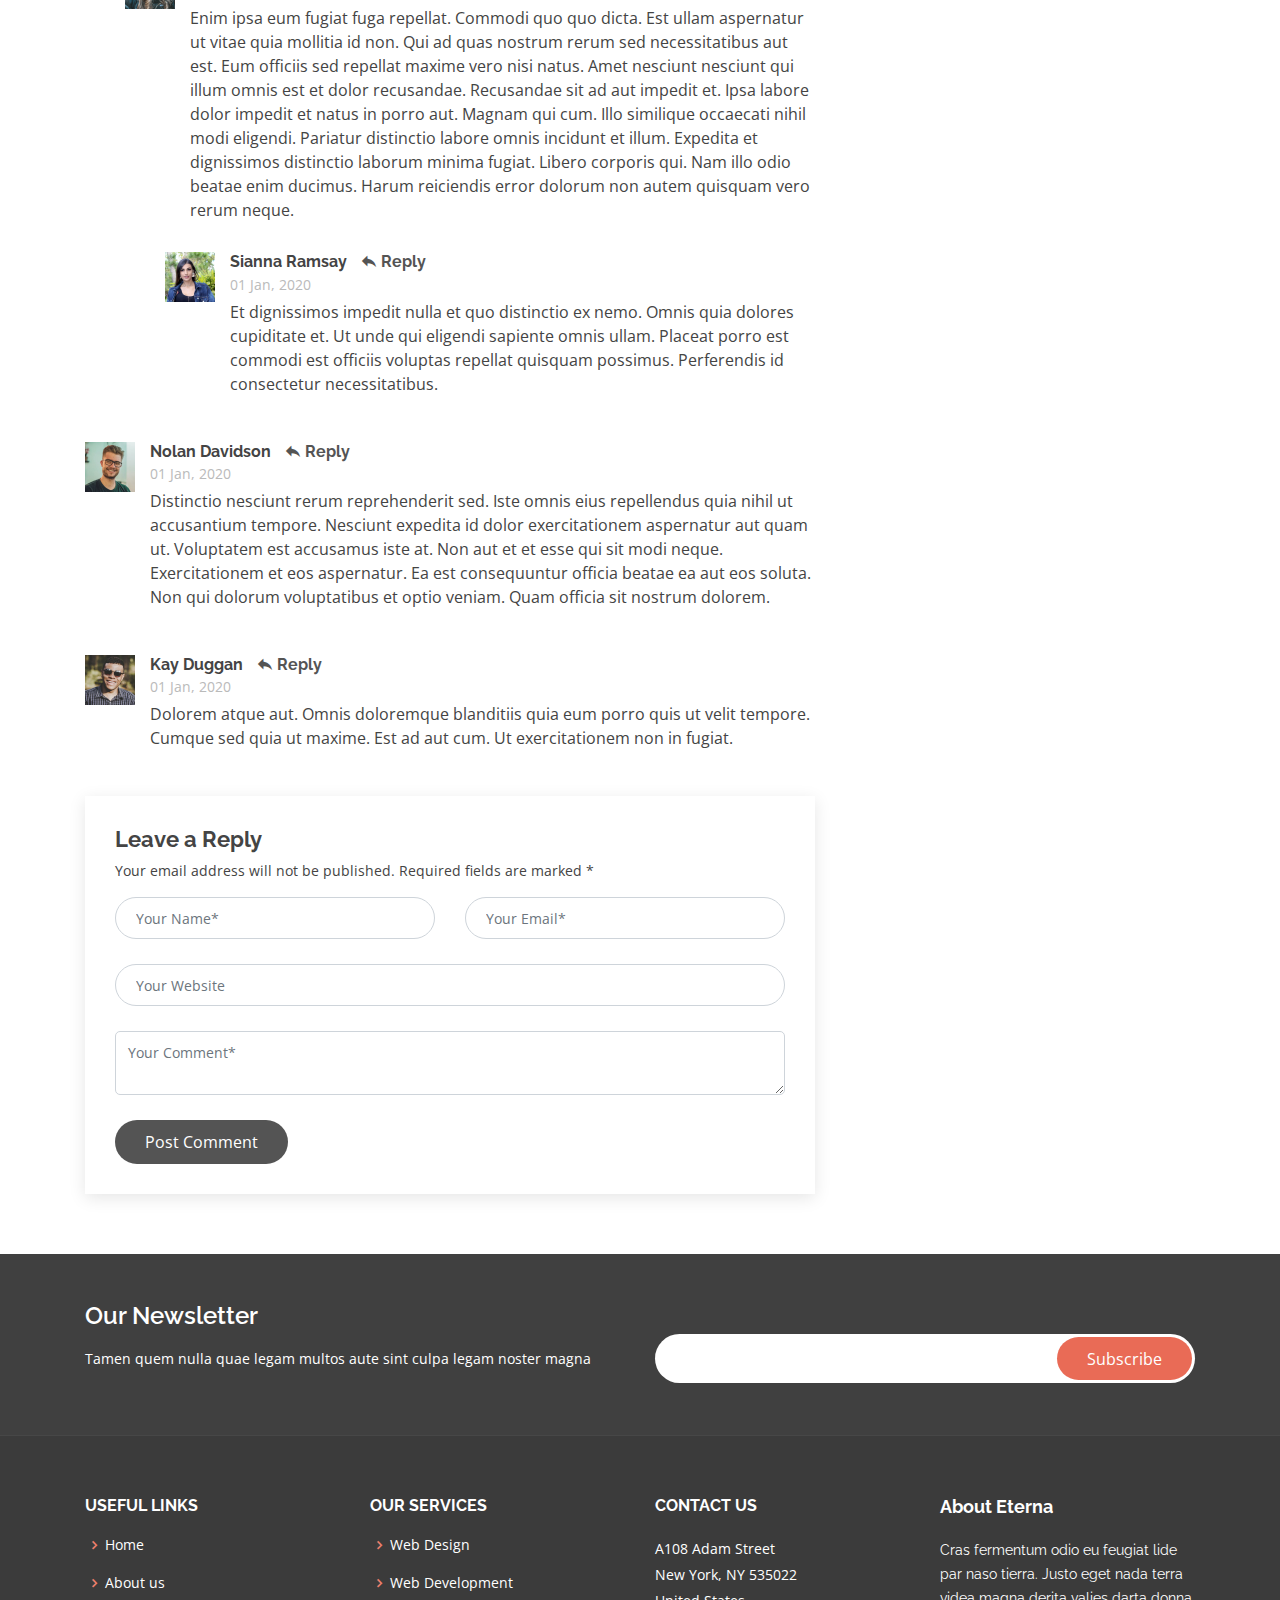
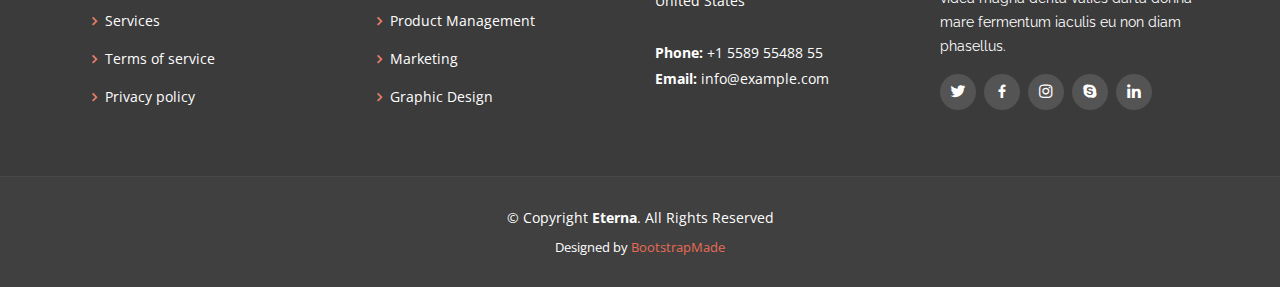
<file: Eterna/blog-single.html>
<!DOCTYPE html>
<html lang="en">

<head>
  <meta charset="utf-8">
  <meta content="width=device-width, initial-scale=1.0" name="viewport">

  <title>Blog Single - Eterna Bootstrap Template</title>
  <meta content="" name="descriptison">
  <meta content="" name="keywords">

  <!-- Favicons -->
  <link href="assets/img/favicon.png" rel="icon">
  <link href="assets/img/apple-touch-icon.png" rel="apple-touch-icon">

  <!-- Google Fonts -->
  <link href="https://fonts.googleapis.com/css?family=Open+Sans:300,300i,400,400i,600,600i,700,700i|Raleway:300,300i,400,400i,500,500i,600,600i,700,700i|Poppins:300,300i,400,400i,500,500i,600,600i,700,700i" rel="stylesheet">

  <!-- Vendor CSS Files -->
  <link href="assets/vendor/bootstrap/css/bootstrap.min.css" rel="stylesheet">
  <link href="assets/vendor/icofont/icofont.min.css" rel="stylesheet">
  <link href="assets/vendor/boxicons/css/boxicons.min.css" rel="stylesheet">
  <link href="assets/vendor/animate.css/animate.min.css" rel="stylesheet">
  <link href="assets/vendor/owl.carousel/assets/owl.carousel.min.css" rel="stylesheet">
  <link href="assets/vendor/venobox/venobox.css" rel="stylesheet">

  <!-- Template Main CSS File -->
  <link href="assets/css/style.css" rel="stylesheet">

  <!-- =======================================================
  * Template Name: Eterna - v2.1.0
  * Template URL: https://bootstrapmade.com/eterna-free-multipurpose-bootstrap-template/
  * Author: BootstrapMade.com
  * License: https://bootstrapmade.com/license/
  ======================================================== -->
</head>

<body>

  <!-- ======= Top Bar ======= -->
  <section id="topbar" class="d-none d-lg-block">
    <div class="container d-flex">
      <div class="contact-info mr-auto">
        <i class="icofont-envelope"></i><a href="mailto:contact@example.com">contact@example.com</a>
        <i class="icofont-phone"></i> +1 5589 55488 55
      </div>
      <div class="social-links">
        <a href="#" class="twitter"><i class="icofont-twitter"></i></a>
        <a href="#" class="facebook"><i class="icofont-facebook"></i></a>
        <a href="#" class="instagram"><i class="icofont-instagram"></i></a>
        <a href="#" class="skype"><i class="icofont-skype"></i></a>
        <a href="#" class="linkedin"><i class="icofont-linkedin"></i></i></a>
      </div>
    </div>
  </section>

  <!-- ======= Header ======= -->
  <header id="header">
    <div class="container d-flex">

      <div class="logo mr-auto">
        <h1 class="text-light"><a href="index.html"><span>Eterna</span></a></h1>
        <!-- Uncomment below if you prefer to use an image logo -->
        <!-- <a href="index.html"><img src="assets/img/logo.png" alt="" class="img-fluid"></a>-->
      </div>

      <nav class="nav-menu d-none d-lg-block">
        <ul>
          <li><a href="index.html">Home</a></li>

          <li class="drop-down"><a href="#">About</a>
            <ul>
              <li><a href="about.html">About Us</a></li>
              <li><a href="team.html">Team</a></li>

              <li class="drop-down"><a href="#">Drop Down 2</a>
                <ul>
                  <li><a href="#">Deep Drop Down 1</a></li>
                  <li><a href="#">Deep Drop Down 2</a></li>
                  <li><a href="#">Deep Drop Down 3</a></li>
                  <li><a href="#">Deep Drop Down 4</a></li>
                  <li><a href="#">Deep Drop Down 5</a></li>
                </ul>
              </li>
            </ul>
          </li>

          <li><a href="services.html">Services</a></li>
          <li><a href="portfolio.html">Portfolio</a></li>
          <li><a href="pricing.html">Pricing</a></li>
          <li class="active"><a href="blog.html">Blog</a></li>
          <li><a href="contact.html">Contact</a></li>

        </ul>
      </nav><!-- .nav-menu -->

    </div>
  </header><!-- End Header -->

  <main id="main">

    <!-- ======= Breadcrumbs ======= -->
    <section id="breadcrumbs" class="breadcrumbs">
      <div class="container">

        <ol>
          <li><a href="index.html">Home</a></li>
          <li><a href="blog.html">Blog</a></li>
        </ol>
        <h2>Dolorum optio tempore voluptas dignissimos cumque fuga qui quibusdam quia</h2>

      </div>
    </section><!-- End Breadcrumbs -->

    <!-- ======= Blog Section ======= -->
    <section id="blog" class="blog">
      <div class="container">

        <div class="row">

          <div class="col-lg-8 entries">

            <article class="entry entry-single">

              <div class="entry-img">
                <img src="assets/img/blog-1.jpg" alt="" class="img-fluid">
              </div>

              <h2 class="entry-title">
                <a href="blog-single.html">Dolorum optio tempore voluptas dignissimos cumque fuga qui quibusdam quia</a>
              </h2>

              <div class="entry-meta">
                <ul>
                  <li class="d-flex align-items-center"><i class="icofont-user"></i> <a href="blog-single.html">John Doe</a></li>
                  <li class="d-flex align-items-center"><i class="icofont-wall-clock"></i> <a href="blog-single.html"><time datetime="2020-01-01">Jan 1, 2020</time></a></li>
                  <li class="d-flex align-items-center"><i class="icofont-comment"></i> <a href="blog-single.html">12 Comments</a></li>
                </ul>
              </div>

              <div class="entry-content">
                <p>
                  Similique neque nam consequuntur ad non maxime aliquam quas. Quibusdam animi praesentium. Aliquam et laboriosam eius aut nostrum quidem aliquid dicta.
                  Et eveniet enim. Qui velit est ea dolorem doloremque deleniti aperiam unde soluta. Est cum et quod quos aut ut et sit sunt. Voluptate porro consequatur assumenda perferendis dolore.
                </p>

                <p>
                  Sit repellat hic cupiditate hic ut nemo. Quis nihil sunt non reiciendis. Sequi in accusamus harum vel aspernatur. Excepturi numquam nihil cumque odio. Et voluptate cupiditate.
                </p>

                <blockquote>
                  <i class="icofont-quote-left quote-left"></i>
                  <p>
                    Et vero doloremque tempore voluptatem ratione vel aut. Deleniti sunt animi aut. Aut eos aliquam doloribus minus autem quos.
                  </p>
                  <i class="las la-quote-right quote-right"></i>
                  <i class="icofont-quote-right quote-right"></i>
                </blockquote>

                <p>
                  Sed quo laboriosam qui architecto. Occaecati repellendus omnis dicta inventore tempore provident voluptas mollitia aliquid. Id repellendus quia. Asperiores nihil magni dicta est suscipit perspiciatis. Voluptate ex rerum assumenda dolores nihil quaerat.
                  Dolor porro tempora et quibusdam voluptas. Beatae aut at ad qui tempore corrupti velit quisquam rerum. Omnis dolorum exercitationem harum qui qui blanditiis neque.
                  Iusto autem itaque. Repudiandae hic quae aspernatur ea neque qui. Architecto voluptatem magni. Vel magnam quod et tempora deleniti error rerum nihil tempora.
                </p>

                <h3>Et quae iure vel ut odit alias.</h3>
                <p>
                  Officiis animi maxime nulla quo et harum eum quis a. Sit hic in qui quos fugit ut rerum atque. Optio provident dolores atque voluptatem rem excepturi molestiae qui. Voluptatem laborum omnis ullam quibusdam perspiciatis nulla nostrum. Voluptatum est libero eum nesciunt aliquid qui.
                  Quia et suscipit non sequi. Maxime sed odit. Beatae nesciunt nesciunt accusamus quia aut ratione aspernatur dolor. Sint harum eveniet dicta exercitationem minima. Exercitationem omnis asperiores natus aperiam dolor consequatur id ex sed. Quibusdam rerum dolores sint consequatur quidem ea.
                  Beatae minima sunt libero soluta sapiente in rem assumenda. Et qui odit voluptatem. Cum quibusdam voluptatem voluptatem accusamus mollitia aut atque aut.
                </p>
                <img src="assets/img/blog-inside-post.jpg" class="img-fluid" alt="">

                <h3>Ut repellat blanditiis est dolore sunt dolorum quae.</h3>
                <p>
                  Rerum ea est assumenda pariatur quasi et quam. Facilis nam porro amet nostrum. In assumenda quia quae a id praesentium. Quos deleniti libero sed occaecati aut porro autem. Consectetur sed excepturi sint non placeat quia repellat incidunt labore. Autem facilis hic dolorum dolores vel.
                  Consectetur quasi id et optio praesentium aut asperiores eaque aut. Explicabo omnis quibusdam esse. Ex libero illum iusto totam et ut aut blanditiis. Veritatis numquam ut illum ut a quam vitae.
                </p>
                <p>
                  Alias quia non aliquid. Eos et ea velit. Voluptatem maxime enim omnis ipsa voluptas incidunt. Nulla sit eaque mollitia nisi asperiores est veniam.
                </p>

              </div>

              <div class="entry-footer clearfix">
                <div class="float-left">
                  <i class="icofont-folder"></i>
                  <ul class="cats">
                    <li><a href="#">Business</a></li>
                  </ul>

                  <i class="icofont-tags"></i>
                  <ul class="tags">
                    <li><a href="#">Creative</a></li>
                    <li><a href="#">Tips</a></li>
                    <li><a href="#">Marketing</a></li>
                  </ul>
                </div>

                <div class="float-right share">
                  <a href="" title="Share on Twitter"><i class="icofont-twitter"></i></a>
                  <a href="" title="Share on Facebook"><i class="icofont-facebook"></i></a>
                  <a href="" title="Share on Instagram"><i class="icofont-instagram"></i></a>
                </div>

              </div>

            </article><!-- End blog entry -->

            <div class="blog-author clearfix">
              <img src="assets/img/blog-author.jpg" class="rounded-circle float-left" alt="">
              <h4>Jane Smith</h4>
              <div class="social-links">
                <a href="https://twitters.com/#"><i class="icofont-twitter"></i></a>
                <a href="https://facebook.com/#"><i class="icofont-facebook"></i></a>
                <a href="https://instagram.com/#"><i class="icofont-instagram"></i></a>
              </div>
              <p>
                Itaque quidem optio quia voluptatibus dolorem dolor. Modi eum sed possimus accusantium. Quas repellat voluptatem officia numquam sint aspernatur voluptas. Esse et accusantium ut unde voluptas.
              </p>
            </div><!-- End blog author bio -->

            <div class="blog-comments">

              <h4 class="comments-count">8 Comments</h4>

              <div id="comment-1" class="comment clearfix">
                <img src="assets/img/comments-1.jpg" class="comment-img  float-left" alt="">
                <h5><a href="">Georgia Reader</a> <a href="#" class="reply"><i class="icofont-reply"></i> Reply</a></h5>
                <time datetime="2020-01-01">01 Jan, 2020</time>
                <p>
                  Et rerum totam nisi. Molestiae vel quam dolorum vel voluptatem et et. Est ad aut sapiente quis molestiae est qui cum soluta.
                  Vero aut rerum vel. Rerum quos laboriosam placeat ex qui. Sint qui facilis et.
                </p>

              </div><!-- End comment #1 -->

              <div id="comment-2" class="comment clearfix">
                <img src="assets/img/comments-2.jpg" class="comment-img  float-left" alt="">
                <h5><a href="">Aron Alvarado</a> <a href="#" class="reply"><i class="icofont-reply"></i> Reply</a></h5>
                <time datetime="2020-01-01">01 Jan, 2020</time>
                <p>
                  Ipsam tempora sequi voluptatem quis sapiente non. Autem itaque eveniet saepe. Officiis illo ut beatae.
                </p>

                <div id="comment-reply-1" class="comment comment-reply clearfix">
                  <img src="assets/img/comments-3.jpg" class="comment-img  float-left" alt="">
                  <h5><a href="">Lynda Small</a> <a href="#" class="reply"><i class="icofont-reply"></i> Reply</a></h5>
                  <time datetime="2020-01-01">01 Jan, 2020</time>
                  <p>
                    Enim ipsa eum fugiat fuga repellat. Commodi quo quo dicta. Est ullam aspernatur ut vitae quia mollitia id non. Qui ad quas nostrum rerum sed necessitatibus aut est. Eum officiis sed repellat maxime vero nisi natus. Amet nesciunt nesciunt qui illum omnis est et dolor recusandae.

                    Recusandae sit ad aut impedit et. Ipsa labore dolor impedit et natus in porro aut. Magnam qui cum. Illo similique occaecati nihil modi eligendi. Pariatur distinctio labore omnis incidunt et illum. Expedita et dignissimos distinctio laborum minima fugiat.

                    Libero corporis qui. Nam illo odio beatae enim ducimus. Harum reiciendis error dolorum non autem quisquam vero rerum neque.
                  </p>

                  <div id="comment-reply-2" class="comment comment-reply clearfix">
                    <img src="assets/img/comments-4.jpg" class="comment-img  float-left" alt="">
                    <h5><a href="">Sianna Ramsay</a> <a href="#" class="reply"><i class="icofont-reply"></i> Reply</a></h5>
                    <time datetime="2020-01-01">01 Jan, 2020</time>
                    <p>
                      Et dignissimos impedit nulla et quo distinctio ex nemo. Omnis quia dolores cupiditate et. Ut unde qui eligendi sapiente omnis ullam. Placeat porro est commodi est officiis voluptas repellat quisquam possimus. Perferendis id consectetur necessitatibus.
                    </p>

                  </div><!-- End comment reply #2-->

                </div><!-- End comment reply #1-->

              </div><!-- End comment #2-->

              <div id="comment-3" class="comment clearfix">
                <img src="assets/img/comments-5.jpg" class="comment-img  float-left" alt="">
                <h5><a href="">Nolan Davidson</a> <a href="#" class="reply"><i class="icofont-reply"></i> Reply</a></h5>
                <time datetime="2020-01-01">01 Jan, 2020</time>
                <p>
                  Distinctio nesciunt rerum reprehenderit sed. Iste omnis eius repellendus quia nihil ut accusantium tempore. Nesciunt expedita id dolor exercitationem aspernatur aut quam ut. Voluptatem est accusamus iste at.
                  Non aut et et esse qui sit modi neque. Exercitationem et eos aspernatur. Ea est consequuntur officia beatae ea aut eos soluta. Non qui dolorum voluptatibus et optio veniam. Quam officia sit nostrum dolorem.
                </p>

              </div><!-- End comment #3 -->

              <div id="comment-4" class="comment clearfix">
                <img src="assets/img/comments-6.jpg" class="comment-img  float-left" alt="">
                <h5><a href="">Kay Duggan</a> <a href="#" class="reply"><i class="icofont-reply"></i> Reply</a></h5>
                <time datetime="2020-01-01">01 Jan, 2020</time>
                <p>
                  Dolorem atque aut. Omnis doloremque blanditiis quia eum porro quis ut velit tempore. Cumque sed quia ut maxime. Est ad aut cum. Ut exercitationem non in fugiat.
                </p>

              </div><!-- End comment #4 -->

              <div class="reply-form">
                <h4>Leave a Reply</h4>
                <p>Your email address will not be published. Required fields are marked * </p>
                <form action="">
                  <div class="row">
                    <div class="col-md-6 form-group">
                      <input name="name" type="text" class="form-control" placeholder="Your Name*">
                    </div>
                    <div class="col-md-6 form-group">
                      <input name="email" type="text" class="form-control" placeholder="Your Email*">
                    </div>
                  </div>
                  <div class="row">
                    <div class="col form-group">
                      <input name="website" type="text" class="form-control" placeholder="Your Website">
                    </div>
                  </div>
                  <div class="row">
                    <div class="col form-group">
                      <textarea name="comment" class="form-control" placeholder="Your Comment*"></textarea>
                    </div>
                  </div>
                  <button type="submit" class="btn btn-primary">Post Comment</button>

                </form>

              </div>

            </div><!-- End blog comments -->

          </div><!-- End blog entries list -->

          <div class="col-lg-4">

            <div class="sidebar">

              <h3 class="sidebar-title">Search</h3>
              <div class="sidebar-item search-form">
                <form action="">
                  <input type="text">
                  <button type="submit"><i class="icofont-search"></i></button>
                </form>

              </div><!-- End sidebar search formn-->

              <h3 class="sidebar-title">Categories</h3>
              <div class="sidebar-item categories">
                <ul>
                  <li><a href="#">General <span>(25)</span></a></li>
                  <li><a href="#">Lifestyle <span>(12)</span></a></li>
                  <li><a href="#">Travel <span>(5)</span></a></li>
                  <li><a href="#">Design <span>(22)</span></a></li>
                  <li><a href="#">Creative <span>(8)</span></a></li>
                  <li><a href="#">Educaion <span>(14)</span></a></li>
                </ul>

              </div><!-- End sidebar categories-->

              <h3 class="sidebar-title">Recent Posts</h3>
              <div class="sidebar-item recent-posts">
                <div class="post-item clearfix">
                  <img src="assets/img/blog-recent-1.jpg" alt="">
                  <h4><a href="blog-single.html">Nihil blanditiis at in nihil autem</a></h4>
                  <time datetime="2020-01-01">Jan 1, 2020</time>
                </div>

                <div class="post-item clearfix">
                  <img src="assets/img/blog-recent-2.jpg" alt="">
                  <h4><a href="blog-single.html">Quidem autem et impedit</a></h4>
                  <time datetime="2020-01-01">Jan 1, 2020</time>
                </div>

                <div class="post-item clearfix">
                  <img src="assets/img/blog-recent-3.jpg" alt="">
                  <h4><a href="blog-single.html">Id quia et et ut maxime similique occaecati ut</a></h4>
                  <time datetime="2020-01-01">Jan 1, 2020</time>
                </div>

                <div class="post-item clearfix">
                  <img src="assets/img/blog-recent-4.jpg" alt="">
                  <h4><a href="blog-single.html">Laborum corporis quo dara net para</a></h4>
                  <time datetime="2020-01-01">Jan 1, 2020</time>
                </div>

                <div class="post-item clearfix">
                  <img src="assets/img/blog-recent-5.jpg" alt="">
                  <h4><a href="blog-single.html">Et dolores corrupti quae illo quod dolor</a></h4>
                  <time datetime="2020-01-01">Jan 1, 2020</time>
                </div>

              </div><!-- End sidebar recent posts-->

              <h3 class="sidebar-title">Tags</h3>
              <div class="sidebar-item tags">
                <ul>
                  <li><a href="#">App</a></li>
                  <li><a href="#">IT</a></li>
                  <li><a href="#">Business</a></li>
                  <li><a href="#">Business</a></li>
                  <li><a href="#">Mac</a></li>
                  <li><a href="#">Design</a></li>
                  <li><a href="#">Office</a></li>
                  <li><a href="#">Creative</a></li>
                  <li><a href="#">Studio</a></li>
                  <li><a href="#">Smart</a></li>
                  <li><a href="#">Tips</a></li>
                  <li><a href="#">Marketing</a></li>
                </ul>

              </div><!-- End sidebar tags-->

            </div><!-- End sidebar -->

          </div><!-- End blog sidebar -->

        </div>

      </div>
    </section><!-- End Blog Section -->

  </main><!-- End #main -->

  <!-- ======= Footer ======= -->
  <footer id="footer">

    <div class="footer-newsletter">
      <div class="container">
        <div class="row">
          <div class="col-lg-6">
            <h4>Our Newsletter</h4>
            <p>Tamen quem nulla quae legam multos aute sint culpa legam noster magna</p>
          </div>
          <div class="col-lg-6">
            <form action="" method="post">
              <input type="email" name="email"><input type="submit" value="Subscribe">
            </form>
          </div>
        </div>
      </div>
    </div>

    <div class="footer-top">
      <div class="container">
        <div class="row">

          <div class="col-lg-3 col-md-6 footer-links">
            <h4>Useful Links</h4>
            <ul>
              <li><i class="bx bx-chevron-right"></i> <a href="#">Home</a></li>
              <li><i class="bx bx-chevron-right"></i> <a href="#">About us</a></li>
              <li><i class="bx bx-chevron-right"></i> <a href="#">Services</a></li>
              <li><i class="bx bx-chevron-right"></i> <a href="#">Terms of service</a></li>
              <li><i class="bx bx-chevron-right"></i> <a href="#">Privacy policy</a></li>
            </ul>
          </div>

          <div class="col-lg-3 col-md-6 footer-links">
            <h4>Our Services</h4>
            <ul>
              <li><i class="bx bx-chevron-right"></i> <a href="#">Web Design</a></li>
              <li><i class="bx bx-chevron-right"></i> <a href="#">Web Development</a></li>
              <li><i class="bx bx-chevron-right"></i> <a href="#">Product Management</a></li>
              <li><i class="bx bx-chevron-right"></i> <a href="#">Marketing</a></li>
              <li><i class="bx bx-chevron-right"></i> <a href="#">Graphic Design</a></li>
            </ul>
          </div>

          <div class="col-lg-3 col-md-6 footer-contact">
            <h4>Contact Us</h4>
            <p>
              A108 Adam Street <br>
              New York, NY 535022<br>
              United States <br><br>
              <strong>Phone:</strong> +1 5589 55488 55<br>
              <strong>Email:</strong> info@example.com<br>
            </p>

          </div>

          <div class="col-lg-3 col-md-6 footer-info">
            <h3>About Eterna</h3>
            <p>Cras fermentum odio eu feugiat lide par naso tierra. Justo eget nada terra videa magna derita valies darta donna mare fermentum iaculis eu non diam phasellus.</p>
            <div class="social-links mt-3">
              <a href="#" class="twitter"><i class="bx bxl-twitter"></i></a>
              <a href="#" class="facebook"><i class="bx bxl-facebook"></i></a>
              <a href="#" class="instagram"><i class="bx bxl-instagram"></i></a>
              <a href="#" class="google-plus"><i class="bx bxl-skype"></i></a>
              <a href="#" class="linkedin"><i class="bx bxl-linkedin"></i></a>
            </div>
          </div>

        </div>
      </div>
    </div>

    <div class="container">
      <div class="copyright">
        &copy; Copyright <strong><span>Eterna</span></strong>. All Rights Reserved
      </div>
      <div class="credits">
        <!-- All the links in the footer should remain intact. -->
        <!-- You can delete the links only if you purchased the pro version. -->
        <!-- Licensing information: https://bootstrapmade.com/license/ -->
        <!-- Purchase the pro version with working PHP/AJAX contact form: https://bootstrapmade.com/eterna-free-multipurpose-bootstrap-template/ -->
        Designed by <a href="https://bootstrapmade.com/">BootstrapMade</a>
      </div>
    </div>
  </footer><!-- End Footer -->

  <a href="#" class="back-to-top"><i class="icofont-simple-up"></i></a>

  <!-- Vendor JS Files -->
  <script src="assets/vendor/jquery/jquery.min.js"></script>
  <script src="assets/vendor/bootstrap/js/bootstrap.bundle.min.js"></script>
  <script src="assets/vendor/jquery.easing/jquery.easing.min.js"></script>
  <script src="assets/vendor/php-email-form/validate.js"></script>
  <script src="assets/vendor/jquery-sticky/jquery.sticky.js"></script>
  <script src="assets/vendor/owl.carousel/owl.carousel.min.js"></script>
  <script src="assets/vendor/waypoints/jquery.waypoints.min.js"></script>
  <script src="assets/vendor/counterup/counterup.min.js"></script>
  <script src="assets/vendor/isotope-layout/isotope.pkgd.min.js"></script>
  <script src="assets/vendor/venobox/venobox.min.js"></script>

  <!-- Template Main JS File -->
  <script src="assets/js/main.js"></script>

</body>

</html>
</file>
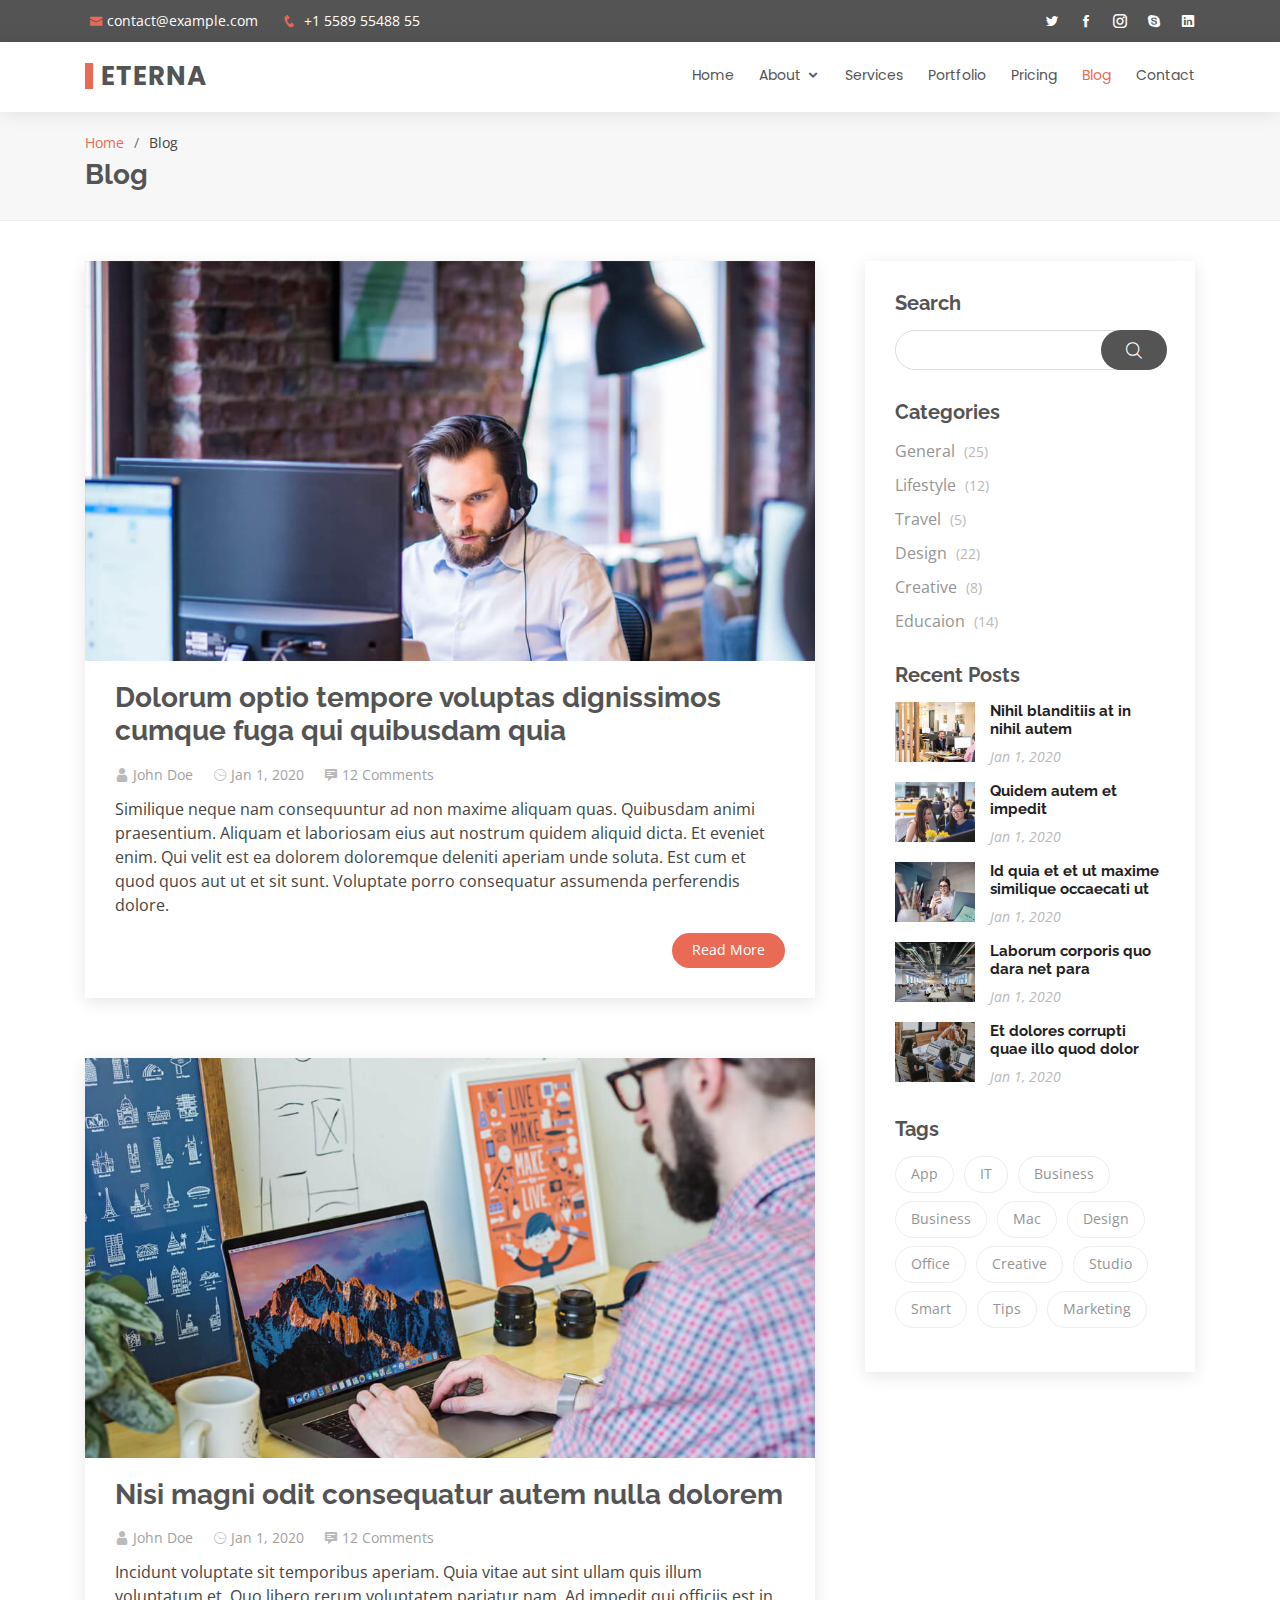
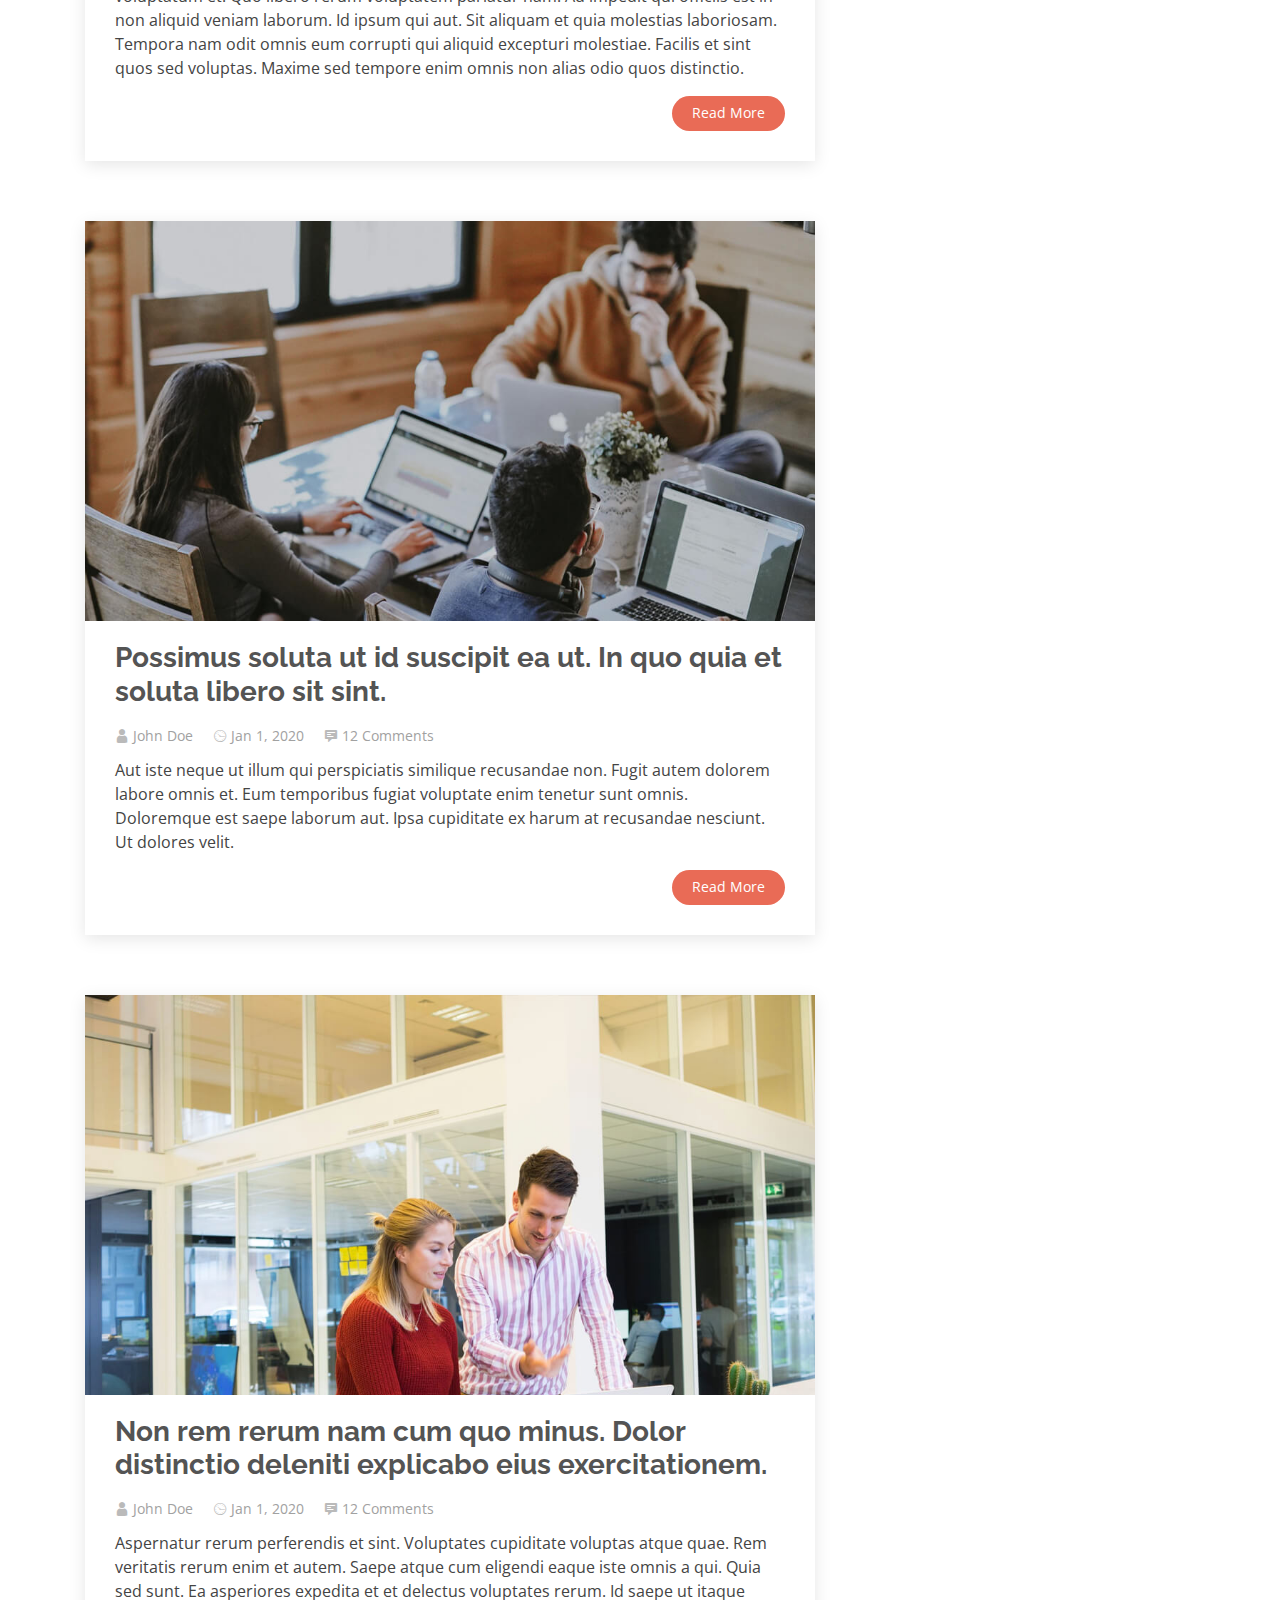
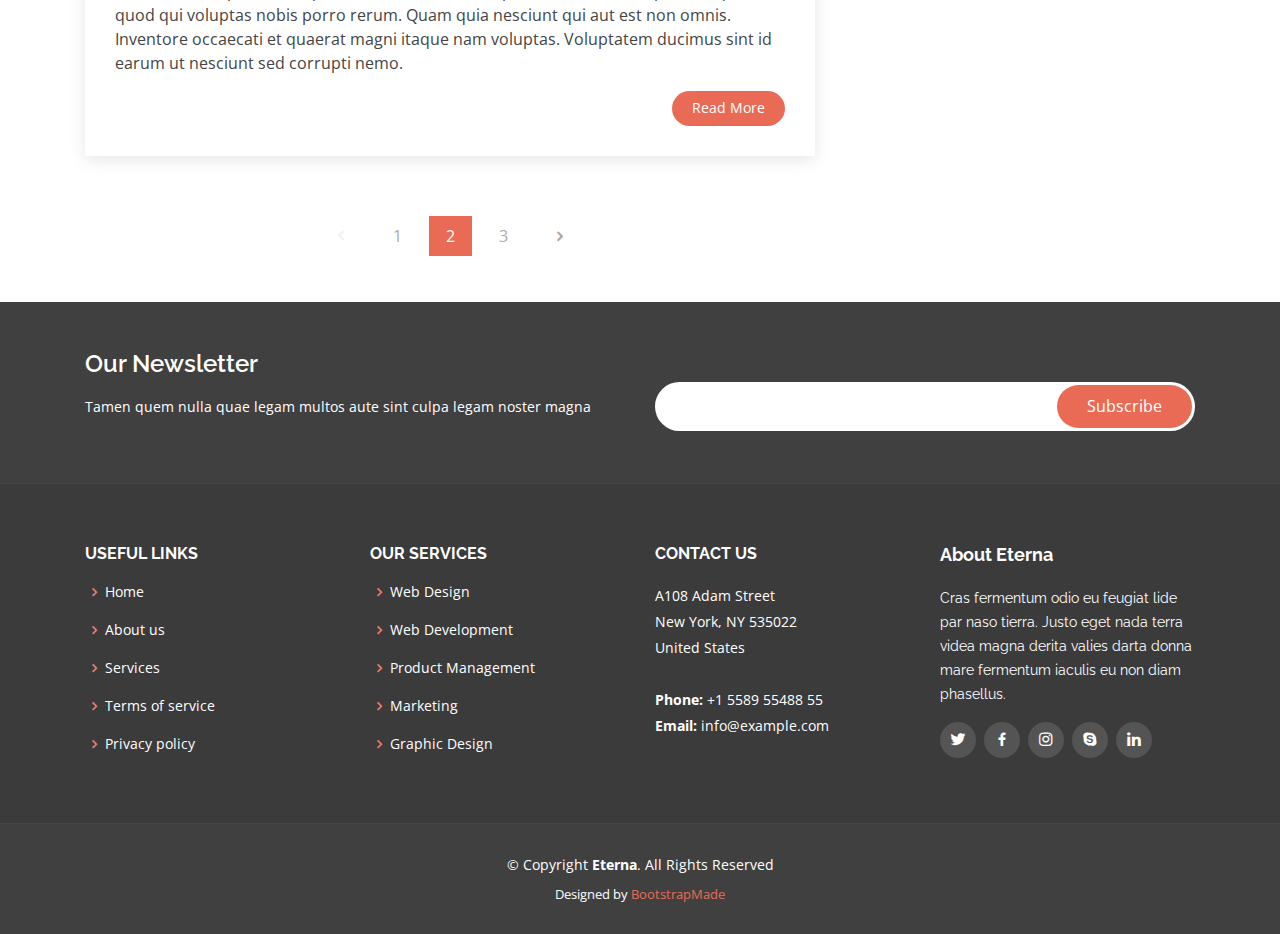
<file: Eterna/blog.html>
<!DOCTYPE html>
<html lang="en">

<head>
  <meta charset="utf-8">
  <meta content="width=device-width, initial-scale=1.0" name="viewport">

  <title>Blog - Eterna Bootstrap Template</title>
  <meta content="" name="descriptison">
  <meta content="" name="keywords">

  <!-- Favicons -->
  <link href="assets/img/favicon.png" rel="icon">
  <link href="assets/img/apple-touch-icon.png" rel="apple-touch-icon">

  <!-- Google Fonts -->
  <link href="https://fonts.googleapis.com/css?family=Open+Sans:300,300i,400,400i,600,600i,700,700i|Raleway:300,300i,400,400i,500,500i,600,600i,700,700i|Poppins:300,300i,400,400i,500,500i,600,600i,700,700i" rel="stylesheet">

  <!-- Vendor CSS Files -->
  <link href="assets/vendor/bootstrap/css/bootstrap.min.css" rel="stylesheet">
  <link href="assets/vendor/icofont/icofont.min.css" rel="stylesheet">
  <link href="assets/vendor/boxicons/css/boxicons.min.css" rel="stylesheet">
  <link href="assets/vendor/animate.css/animate.min.css" rel="stylesheet">
  <link href="assets/vendor/owl.carousel/assets/owl.carousel.min.css" rel="stylesheet">
  <link href="assets/vendor/venobox/venobox.css" rel="stylesheet">

  <!-- Template Main CSS File -->
  <link href="assets/css/style.css" rel="stylesheet">

  <!-- =======================================================
  * Template Name: Eterna - v2.1.0
  * Template URL: https://bootstrapmade.com/eterna-free-multipurpose-bootstrap-template/
  * Author: BootstrapMade.com
  * License: https://bootstrapmade.com/license/
  ======================================================== -->
</head>

<body>

  <!-- ======= Top Bar ======= -->
  <section id="topbar" class="d-none d-lg-block">
    <div class="container d-flex">
      <div class="contact-info mr-auto">
        <i class="icofont-envelope"></i><a href="mailto:contact@example.com">contact@example.com</a>
        <i class="icofont-phone"></i> +1 5589 55488 55
      </div>
      <div class="social-links">
        <a href="#" class="twitter"><i class="icofont-twitter"></i></a>
        <a href="#" class="facebook"><i class="icofont-facebook"></i></a>
        <a href="#" class="instagram"><i class="icofont-instagram"></i></a>
        <a href="#" class="skype"><i class="icofont-skype"></i></a>
        <a href="#" class="linkedin"><i class="icofont-linkedin"></i></i></a>
      </div>
    </div>
  </section>

  <!-- ======= Header ======= -->
  <header id="header">
    <div class="container d-flex">

      <div class="logo mr-auto">
        <h1 class="text-light"><a href="index.html"><span>Eterna</span></a></h1>
        <!-- Uncomment below if you prefer to use an image logo -->
        <!-- <a href="index.html"><img src="assets/img/logo.png" alt="" class="img-fluid"></a>-->
      </div>

      <nav class="nav-menu d-none d-lg-block">
        <ul>
          <li><a href="index.html">Home</a></li>

          <li class="drop-down"><a href="#">About</a>
            <ul>
              <li><a href="about.html">About Us</a></li>
              <li><a href="team.html">Team</a></li>

              <li class="drop-down"><a href="#">Drop Down 2</a>
                <ul>
                  <li><a href="#">Deep Drop Down 1</a></li>
                  <li><a href="#">Deep Drop Down 2</a></li>
                  <li><a href="#">Deep Drop Down 3</a></li>
                  <li><a href="#">Deep Drop Down 4</a></li>
                  <li><a href="#">Deep Drop Down 5</a></li>
                </ul>
              </li>
            </ul>
          </li>

          <li><a href="services.html">Services</a></li>
          <li><a href="portfolio.html">Portfolio</a></li>
          <li><a href="pricing.html">Pricing</a></li>
          <li class="active"><a href="blog.html">Blog</a></li>
          <li><a href="contact.html">Contact</a></li>

        </ul>
      </nav><!-- .nav-menu -->

    </div>
  </header><!-- End Header -->

  <main id="main">

    <!-- ======= Breadcrumbs ======= -->
    <section id="breadcrumbs" class="breadcrumbs">
      <div class="container">

        <ol>
          <li><a href="index.html">Home</a></li>
          <li>Blog</li>
        </ol>
        <h2>Blog</h2>

      </div>
    </section><!-- End Breadcrumbs -->

    <!-- ======= Blog Section ======= -->
    <section id="blog" class="blog">
      <div class="container">

        <div class="row">

          <div class="col-lg-8 entries">

            <article class="entry">

              <div class="entry-img">
                <img src="assets/img/blog-1.jpg" alt="" class="img-fluid">
              </div>

              <h2 class="entry-title">
                <a href="blog-single.html">Dolorum optio tempore voluptas dignissimos cumque fuga qui quibusdam quia</a>
              </h2>

              <div class="entry-meta">
                <ul>
                  <li class="d-flex align-items-center"><i class="icofont-user"></i> <a href="blog-single.html">John Doe</a></li>
                  <li class="d-flex align-items-center"><i class="icofont-wall-clock"></i> <a href="blog-single.html"><time datetime="2020-01-01">Jan 1, 2020</time></a></li>
                  <li class="d-flex align-items-center"><i class="icofont-comment"></i> <a href="blog-single.html">12 Comments</a></li>
                </ul>
              </div>

              <div class="entry-content">
                <p>
                  Similique neque nam consequuntur ad non maxime aliquam quas. Quibusdam animi praesentium. Aliquam et laboriosam eius aut nostrum quidem aliquid dicta.
                  Et eveniet enim. Qui velit est ea dolorem doloremque deleniti aperiam unde soluta. Est cum et quod quos aut ut et sit sunt. Voluptate porro consequatur assumenda perferendis dolore.
                </p>
                <div class="read-more">
                  <a href="blog-single.html">Read More</a>
                </div>
              </div>

            </article><!-- End blog entry -->

            <article class="entry">

              <div class="entry-img">
                <img src="assets/img/blog-2.jpg" alt="" class="img-fluid">
              </div>

              <h2 class="entry-title">
                <a href="blog-single.html">Nisi magni odit consequatur autem nulla dolorem</a>
              </h2>

              <div class="entry-meta">
                <ul>
                  <li class="d-flex align-items-center"><i class="icofont-user"></i> <a href="blog-single.html">John Doe</a></li>
                  <li class="d-flex align-items-center"><i class="icofont-wall-clock"></i> <a href="blog-single.html"><time datetime="2020-01-01">Jan 1, 2020</time></a></li>
                  <li class="d-flex align-items-center"><i class="icofont-comment"></i> <a href="blog-single.html">12 Comments</a></li>
                </ul>
              </div>

              <div class="entry-content">
                <p>
                  Incidunt voluptate sit temporibus aperiam. Quia vitae aut sint ullam quis illum voluptatum et. Quo libero rerum voluptatem pariatur nam.
                  Ad impedit qui officiis est in non aliquid veniam laborum. Id ipsum qui aut. Sit aliquam et quia molestias laboriosam. Tempora nam odit omnis eum corrupti qui aliquid excepturi molestiae. Facilis et sint quos sed voluptas. Maxime sed tempore enim omnis non alias odio quos distinctio.
                </p>
                <div class="read-more">
                  <a href="blog-single.html">Read More</a>
                </div>
              </div>

            </article><!-- End blog entry -->

            <article class="entry">

              <div class="entry-img">
                <img src="assets/img/blog-3.jpg" alt="" class="img-fluid">
              </div>

              <h2 class="entry-title">
                <a href="blog-single.html">Possimus soluta ut id suscipit ea ut. In quo quia et soluta libero sit sint.</a>
              </h2>

              <div class="entry-meta">
                <ul>
                  <li class="d-flex align-items-center"><i class="icofont-user"></i> <a href="blog-single.html">John Doe</a></li>
                  <li class="d-flex align-items-center"><i class="icofont-wall-clock"></i> <a href="blog-single.html"><time datetime="2020-01-01">Jan 1, 2020</time></a></li>
                  <li class="d-flex align-items-center"><i class="icofont-comment"></i> <a href="blog-single.html">12 Comments</a></li>
                </ul>
              </div>

              <div class="entry-content">
                <p>
                  Aut iste neque ut illum qui perspiciatis similique recusandae non. Fugit autem dolorem labore omnis et. Eum temporibus fugiat voluptate enim tenetur sunt omnis.
                  Doloremque est saepe laborum aut. Ipsa cupiditate ex harum at recusandae nesciunt. Ut dolores velit.
                </p>
                <div class="read-more">
                  <a href="blog-single.html">Read More</a>
                </div>
              </div>

            </article><!-- End blog entry -->

            <article class="entry">

              <div class="entry-img">
                <img src="assets/img/blog-4.jpg" alt="" class="img-fluid">
              </div>

              <h2 class="entry-title">
                <a href="blog-single.html">Non rem rerum nam cum quo minus. Dolor distinctio deleniti explicabo eius exercitationem.</a>
              </h2>

              <div class="entry-meta">
                <ul>
                  <li class="d-flex align-items-center"><i class="icofont-user"></i> <a href="blog-single.html">John Doe</a></li>
                  <li class="d-flex align-items-center"><i class="icofont-wall-clock"></i> <a href="blog-single.html"><time datetime="2020-01-01">Jan 1, 2020</time></a></li>
                  <li class="d-flex align-items-center"><i class="icofont-comment"></i> <a href="blog-single.html">12 Comments</a></li>
                </ul>
              </div>

              <div class="entry-content">
                <p>
                  Aspernatur rerum perferendis et sint. Voluptates cupiditate voluptas atque quae. Rem veritatis rerum enim et autem. Saepe atque cum eligendi eaque iste omnis a qui.
                  Quia sed sunt. Ea asperiores expedita et et delectus voluptates rerum. Id saepe ut itaque quod qui voluptas nobis porro rerum. Quam quia nesciunt qui aut est non omnis. Inventore occaecati et quaerat magni itaque nam voluptas. Voluptatem ducimus sint id earum ut nesciunt sed corrupti nemo.
                </p>
                <div class="read-more">
                  <a href="blog-single.html">Read More</a>
                </div>
              </div>

            </article><!-- End blog entry -->

            <div class="blog-pagination">
              <ul class="justify-content-center">
                <li class="disabled"><i class="icofont-rounded-left"></i></li>
                <li><a href="#">1</a></li>
                <li class="active"><a href="#">2</a></li>
                <li><a href="#">3</a></li>
                <li><a href="#"><i class="icofont-rounded-right"></i></a></li>
              </ul>
            </div>

          </div><!-- End blog entries list -->

          <div class="col-lg-4">

            <div class="sidebar">

              <h3 class="sidebar-title">Search</h3>
              <div class="sidebar-item search-form">
                <form action="">
                  <input type="text">
                  <button type="submit"><i class="icofont-search"></i></button>
                </form>

              </div><!-- End sidebar search formn-->

              <h3 class="sidebar-title">Categories</h3>
              <div class="sidebar-item categories">
                <ul>
                  <li><a href="#">General <span>(25)</span></a></li>
                  <li><a href="#">Lifestyle <span>(12)</span></a></li>
                  <li><a href="#">Travel <span>(5)</span></a></li>
                  <li><a href="#">Design <span>(22)</span></a></li>
                  <li><a href="#">Creative <span>(8)</span></a></li>
                  <li><a href="#">Educaion <span>(14)</span></a></li>
                </ul>

              </div><!-- End sidebar categories-->

              <h3 class="sidebar-title">Recent Posts</h3>
              <div class="sidebar-item recent-posts">
                <div class="post-item clearfix">
                  <img src="assets/img/blog-recent-1.jpg" alt="">
                  <h4><a href="blog-single.html">Nihil blanditiis at in nihil autem</a></h4>
                  <time datetime="2020-01-01">Jan 1, 2020</time>
                </div>

                <div class="post-item clearfix">
                  <img src="assets/img/blog-recent-2.jpg" alt="">
                  <h4><a href="blog-single.html">Quidem autem et impedit</a></h4>
                  <time datetime="2020-01-01">Jan 1, 2020</time>
                </div>

                <div class="post-item clearfix">
                  <img src="assets/img/blog-recent-3.jpg" alt="">
                  <h4><a href="blog-single.html">Id quia et et ut maxime similique occaecati ut</a></h4>
                  <time datetime="2020-01-01">Jan 1, 2020</time>
                </div>

                <div class="post-item clearfix">
                  <img src="assets/img/blog-recent-4.jpg" alt="">
                  <h4><a href="blog-single.html">Laborum corporis quo dara net para</a></h4>
                  <time datetime="2020-01-01">Jan 1, 2020</time>
                </div>

                <div class="post-item clearfix">
                  <img src="assets/img/blog-recent-5.jpg" alt="">
                  <h4><a href="blog-single.html">Et dolores corrupti quae illo quod dolor</a></h4>
                  <time datetime="2020-01-01">Jan 1, 2020</time>
                </div>

              </div><!-- End sidebar recent posts-->

              <h3 class="sidebar-title">Tags</h3>
              <div class="sidebar-item tags">
                <ul>
                  <li><a href="#">App</a></li>
                  <li><a href="#">IT</a></li>
                  <li><a href="#">Business</a></li>
                  <li><a href="#">Business</a></li>
                  <li><a href="#">Mac</a></li>
                  <li><a href="#">Design</a></li>
                  <li><a href="#">Office</a></li>
                  <li><a href="#">Creative</a></li>
                  <li><a href="#">Studio</a></li>
                  <li><a href="#">Smart</a></li>
                  <li><a href="#">Tips</a></li>
                  <li><a href="#">Marketing</a></li>
                </ul>

              </div><!-- End sidebar tags-->

            </div><!-- End sidebar -->

          </div><!-- End blog sidebar -->

        </div>

      </div>
    </section><!-- End Blog Section -->

  </main><!-- End #main -->

  <!-- ======= Footer ======= -->
  <footer id="footer">

    <div class="footer-newsletter">
      <div class="container">
        <div class="row">
          <div class="col-lg-6">
            <h4>Our Newsletter</h4>
            <p>Tamen quem nulla quae legam multos aute sint culpa legam noster magna</p>
          </div>
          <div class="col-lg-6">
            <form action="" method="post">
              <input type="email" name="email"><input type="submit" value="Subscribe">
            </form>
          </div>
        </div>
      </div>
    </div>

    <div class="footer-top">
      <div class="container">
        <div class="row">

          <div class="col-lg-3 col-md-6 footer-links">
            <h4>Useful Links</h4>
            <ul>
              <li><i class="bx bx-chevron-right"></i> <a href="#">Home</a></li>
              <li><i class="bx bx-chevron-right"></i> <a href="#">About us</a></li>
              <li><i class="bx bx-chevron-right"></i> <a href="#">Services</a></li>
              <li><i class="bx bx-chevron-right"></i> <a href="#">Terms of service</a></li>
              <li><i class="bx bx-chevron-right"></i> <a href="#">Privacy policy</a></li>
            </ul>
          </div>

          <div class="col-lg-3 col-md-6 footer-links">
            <h4>Our Services</h4>
            <ul>
              <li><i class="bx bx-chevron-right"></i> <a href="#">Web Design</a></li>
              <li><i class="bx bx-chevron-right"></i> <a href="#">Web Development</a></li>
              <li><i class="bx bx-chevron-right"></i> <a href="#">Product Management</a></li>
              <li><i class="bx bx-chevron-right"></i> <a href="#">Marketing</a></li>
              <li><i class="bx bx-chevron-right"></i> <a href="#">Graphic Design</a></li>
            </ul>
          </div>

          <div class="col-lg-3 col-md-6 footer-contact">
            <h4>Contact Us</h4>
            <p>
              A108 Adam Street <br>
              New York, NY 535022<br>
              United States <br><br>
              <strong>Phone:</strong> +1 5589 55488 55<br>
              <strong>Email:</strong> info@example.com<br>
            </p>

          </div>

          <div class="col-lg-3 col-md-6 footer-info">
            <h3>About Eterna</h3>
            <p>Cras fermentum odio eu feugiat lide par naso tierra. Justo eget nada terra videa magna derita valies darta donna mare fermentum iaculis eu non diam phasellus.</p>
            <div class="social-links mt-3">
              <a href="#" class="twitter"><i class="bx bxl-twitter"></i></a>
              <a href="#" class="facebook"><i class="bx bxl-facebook"></i></a>
              <a href="#" class="instagram"><i class="bx bxl-instagram"></i></a>
              <a href="#" class="google-plus"><i class="bx bxl-skype"></i></a>
              <a href="#" class="linkedin"><i class="bx bxl-linkedin"></i></a>
            </div>
          </div>

        </div>
      </div>
    </div>

    <div class="container">
      <div class="copyright">
        &copy; Copyright <strong><span>Eterna</span></strong>. All Rights Reserved
      </div>
      <div class="credits">
        <!-- All the links in the footer should remain intact. -->
        <!-- You can delete the links only if you purchased the pro version. -->
        <!-- Licensing information: https://bootstrapmade.com/license/ -->
        <!-- Purchase the pro version with working PHP/AJAX contact form: https://bootstrapmade.com/eterna-free-multipurpose-bootstrap-template/ -->
        Designed by <a href="https://bootstrapmade.com/">BootstrapMade</a>
      </div>
    </div>
  </footer><!-- End Footer -->

  <a href="#" class="back-to-top"><i class="icofont-simple-up"></i></a>

  <!-- Vendor JS Files -->
  <script src="assets/vendor/jquery/jquery.min.js"></script>
  <script src="assets/vendor/bootstrap/js/bootstrap.bundle.min.js"></script>
  <script src="assets/vendor/jquery.easing/jquery.easing.min.js"></script>
  <script src="assets/vendor/php-email-form/validate.js"></script>
  <script src="assets/vendor/jquery-sticky/jquery.sticky.js"></script>
  <script src="assets/vendor/owl.carousel/owl.carousel.min.js"></script>
  <script src="assets/vendor/waypoints/jquery.waypoints.min.js"></script>
  <script src="assets/vendor/counterup/counterup.min.js"></script>
  <script src="assets/vendor/isotope-layout/isotope.pkgd.min.js"></script>
  <script src="assets/vendor/venobox/venobox.min.js"></script>

  <!-- Template Main JS File -->
  <script src="assets/js/main.js"></script>

</body>

</html>
</file>
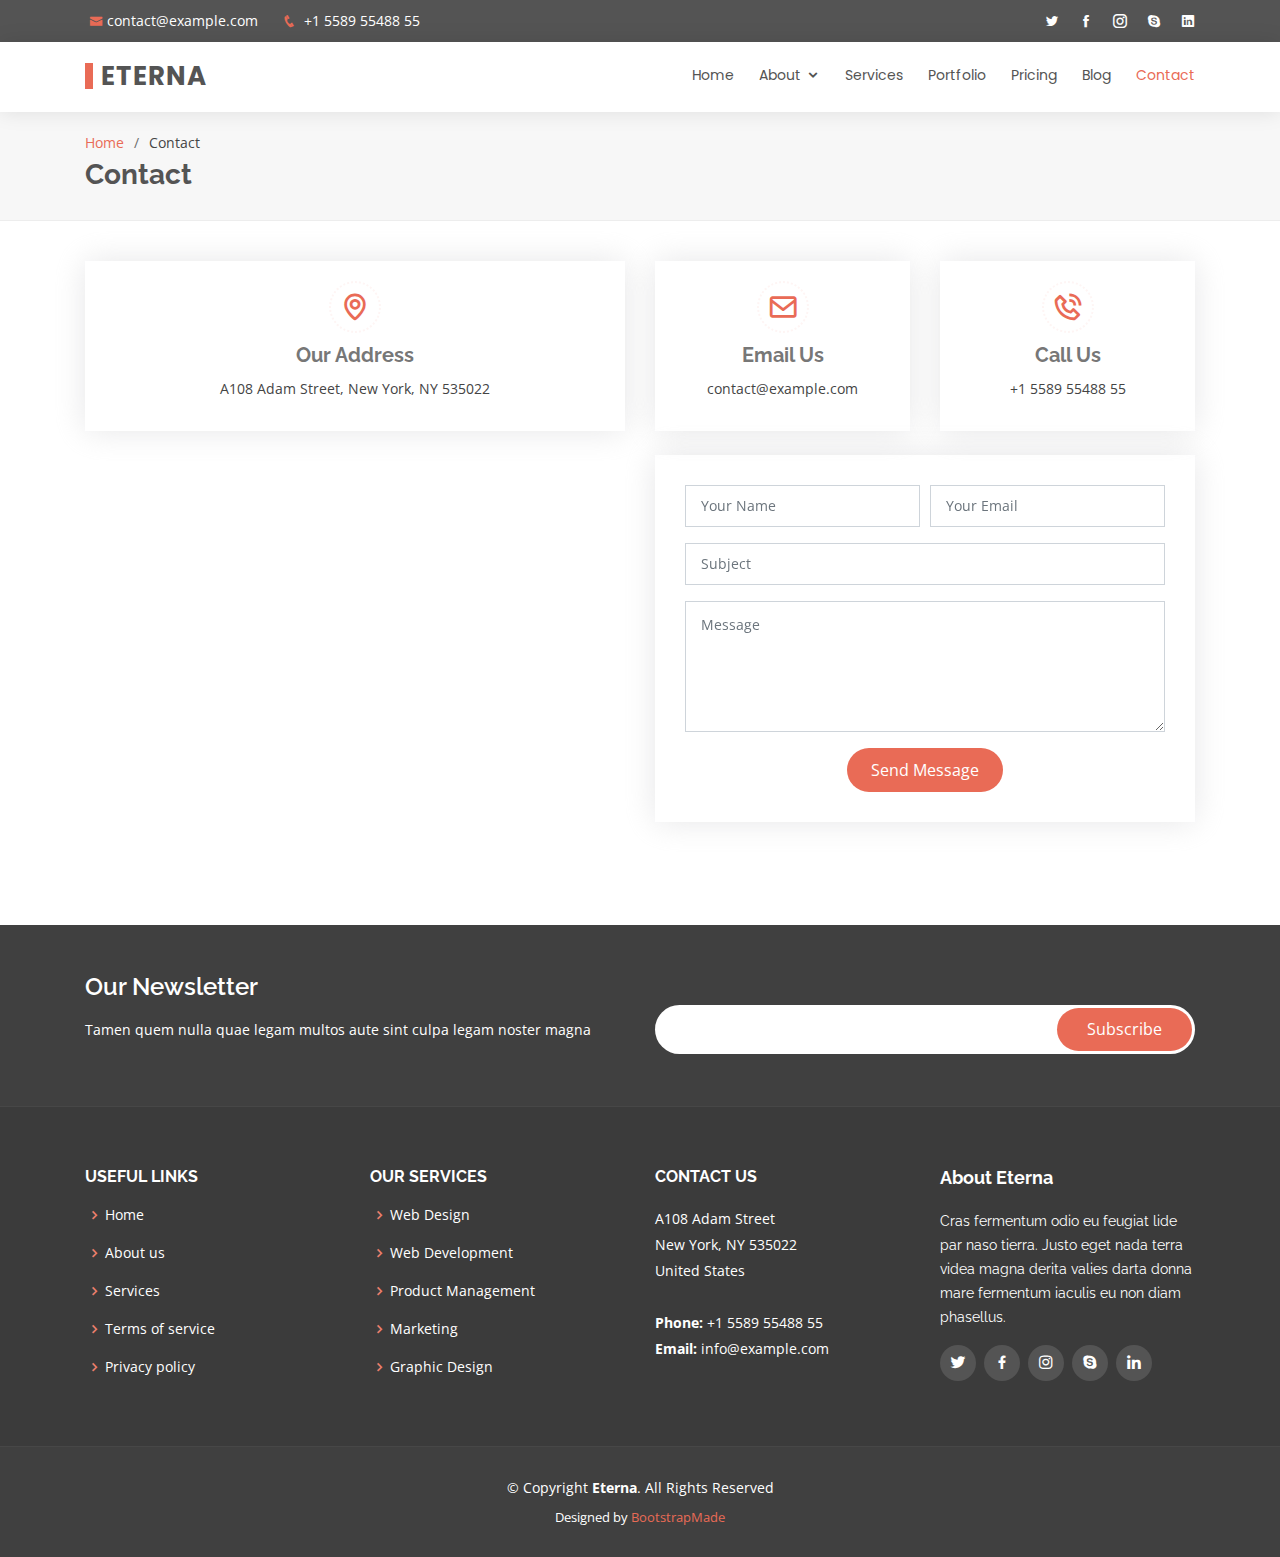
<file: Eterna/contact.html>
<!DOCTYPE html>
<html lang="en">

<head>
  <meta charset="utf-8">
  <meta content="width=device-width, initial-scale=1.0" name="viewport">

  <title>Contact - Eterna Bootstrap Template</title>
  <meta content="" name="descriptison">
  <meta content="" name="keywords">

  <!-- Favicons -->
  <link href="assets/img/favicon.png" rel="icon">
  <link href="assets/img/apple-touch-icon.png" rel="apple-touch-icon">

  <!-- Google Fonts -->
  <link href="https://fonts.googleapis.com/css?family=Open+Sans:300,300i,400,400i,600,600i,700,700i|Raleway:300,300i,400,400i,500,500i,600,600i,700,700i|Poppins:300,300i,400,400i,500,500i,600,600i,700,700i" rel="stylesheet">

  <!-- Vendor CSS Files -->
  <link href="assets/vendor/bootstrap/css/bootstrap.min.css" rel="stylesheet">
  <link href="assets/vendor/icofont/icofont.min.css" rel="stylesheet">
  <link href="assets/vendor/boxicons/css/boxicons.min.css" rel="stylesheet">
  <link href="assets/vendor/animate.css/animate.min.css" rel="stylesheet">
  <link href="assets/vendor/owl.carousel/assets/owl.carousel.min.css" rel="stylesheet">
  <link href="assets/vendor/venobox/venobox.css" rel="stylesheet">

  <!-- Template Main CSS File -->
  <link href="assets/css/style.css" rel="stylesheet">

  <!-- =======================================================
  * Template Name: Eterna - v2.1.0
  * Template URL: https://bootstrapmade.com/eterna-free-multipurpose-bootstrap-template/
  * Author: BootstrapMade.com
  * License: https://bootstrapmade.com/license/
  ======================================================== -->
</head>

<body>

  <!-- ======= Top Bar ======= -->
  <section id="topbar" class="d-none d-lg-block">
    <div class="container d-flex">
      <div class="contact-info mr-auto">
        <i class="icofont-envelope"></i><a href="mailto:contact@example.com">contact@example.com</a>
        <i class="icofont-phone"></i> +1 5589 55488 55
      </div>
      <div class="social-links">
        <a href="#" class="twitter"><i class="icofont-twitter"></i></a>
        <a href="#" class="facebook"><i class="icofont-facebook"></i></a>
        <a href="#" class="instagram"><i class="icofont-instagram"></i></a>
        <a href="#" class="skype"><i class="icofont-skype"></i></a>
        <a href="#" class="linkedin"><i class="icofont-linkedin"></i></i></a>
      </div>
    </div>
  </section>

  <!-- ======= Header ======= -->
  <header id="header">
    <div class="container d-flex">

      <div class="logo mr-auto">
        <h1 class="text-light"><a href="index.html"><span>Eterna</span></a></h1>
        <!-- Uncomment below if you prefer to use an image logo -->
        <!-- <a href="index.html"><img src="assets/img/logo.png" alt="" class="img-fluid"></a>-->
      </div>

      <nav class="nav-menu d-none d-lg-block">
        <ul>
          <li><a href="index.html">Home</a></li>

          <li class="drop-down"><a href="#">About</a>
            <ul>
              <li><a href="about.html">About Us</a></li>
              <li><a href="team.html">Team</a></li>

              <li class="drop-down"><a href="#">Drop Down 2</a>
                <ul>
                  <li><a href="#">Deep Drop Down 1</a></li>
                  <li><a href="#">Deep Drop Down 2</a></li>
                  <li><a href="#">Deep Drop Down 3</a></li>
                  <li><a href="#">Deep Drop Down 4</a></li>
                  <li><a href="#">Deep Drop Down 5</a></li>
                </ul>
              </li>
            </ul>
          </li>

          <li><a href="services.html">Services</a></li>
          <li><a href="portfolio.html">Portfolio</a></li>
          <li><a href="pricing.html">Pricing</a></li>
          <li><a href="blog.html">Blog</a></li>
          <li class="active"><a href="contact.html">Contact</a></li>

        </ul>
      </nav><!-- .nav-menu -->

    </div>
  </header><!-- End Header -->

  <main id="main">

    <!-- ======= Breadcrumbs ======= -->
    <section id="breadcrumbs" class="breadcrumbs">
      <div class="container">

        <ol>
          <li><a href="index.html">Home</a></li>
          <li>Contact</li>
        </ol>
        <h2>Contact</h2>

      </div>
    </section><!-- End Breadcrumbs -->

    <!-- ======= Contact Section ======= -->
    <section id="contact" class="contact">
      <div class="container">

        <div class="row">
          <div class="col-lg-6">
            <div class="info-box mb-4">
              <i class="bx bx-map"></i>
              <h3>Our Address</h3>
              <p>A108 Adam Street, New York, NY 535022</p>
            </div>
          </div>

          <div class="col-lg-3 col-md-6">
            <div class="info-box  mb-4">
              <i class="bx bx-envelope"></i>
              <h3>Email Us</h3>
              <p>contact@example.com</p>
            </div>
          </div>

          <div class="col-lg-3 col-md-6">
            <div class="info-box  mb-4">
              <i class="bx bx-phone-call"></i>
              <h3>Call Us</h3>
              <p>+1 5589 55488 55</p>
            </div>
          </div>

        </div>

        <div class="row">

          <div class="col-lg-6 ">
            <iframe class="mb-4 mb-lg-0" src="https://www.google.com/maps/embed?pb=!1m14!1m8!1m3!1d12097.433213460943!2d-74.0062269!3d40.7101282!3m2!1i1024!2i768!4f13.1!3m3!1m2!1s0x0%3A0xb89d1fe6bc499443!2sDowntown+Conference+Center!5e0!3m2!1smk!2sbg!4v1539943755621" frameborder="0" style="border:0; width: 100%; height: 384px;" allowfullscreen></iframe>
          </div>

          <div class="col-lg-6">
            <form action="forms/contact.php" method="post" role="form" class="php-email-form">
              <div class="form-row">
                <div class="col form-group">
                  <input type="text" name="name" class="form-control" id="name" placeholder="Your Name" data-rule="minlen:4" data-msg="Please enter at least 4 chars" />
                  <div class="validate"></div>
                </div>
                <div class="col form-group">
                  <input type="email" class="form-control" name="email" id="email" placeholder="Your Email" data-rule="email" data-msg="Please enter a valid email" />
                  <div class="validate"></div>
                </div>
              </div>
              <div class="form-group">
                <input type="text" class="form-control" name="subject" id="subject" placeholder="Subject" data-rule="minlen:4" data-msg="Please enter at least 8 chars of subject" />
                <div class="validate"></div>
              </div>
              <div class="form-group">
                <textarea class="form-control" name="message" rows="5" data-rule="required" data-msg="Please write something for us" placeholder="Message"></textarea>
                <div class="validate"></div>
              </div>
              <div class="mb-3">
                <div class="loading">Loading</div>
                <div class="error-message"></div>
                <div class="sent-message">Your message has been sent. Thank you!</div>
              </div>
              <div class="text-center"><button type="submit">Send Message</button></div>
            </form>
          </div>

        </div>

      </div>
    </section><!-- End Contact Section -->

  </main><!-- End #main -->

  <!-- ======= Footer ======= -->
  <footer id="footer">

    <div class="footer-newsletter">
      <div class="container">
        <div class="row">
          <div class="col-lg-6">
            <h4>Our Newsletter</h4>
            <p>Tamen quem nulla quae legam multos aute sint culpa legam noster magna</p>
          </div>
          <div class="col-lg-6">
            <form action="" method="post">
              <input type="email" name="email"><input type="submit" value="Subscribe">
            </form>
          </div>
        </div>
      </div>
    </div>

    <div class="footer-top">
      <div class="container">
        <div class="row">

          <div class="col-lg-3 col-md-6 footer-links">
            <h4>Useful Links</h4>
            <ul>
              <li><i class="bx bx-chevron-right"></i> <a href="#">Home</a></li>
              <li><i class="bx bx-chevron-right"></i> <a href="#">About us</a></li>
              <li><i class="bx bx-chevron-right"></i> <a href="#">Services</a></li>
              <li><i class="bx bx-chevron-right"></i> <a href="#">Terms of service</a></li>
              <li><i class="bx bx-chevron-right"></i> <a href="#">Privacy policy</a></li>
            </ul>
          </div>

          <div class="col-lg-3 col-md-6 footer-links">
            <h4>Our Services</h4>
            <ul>
              <li><i class="bx bx-chevron-right"></i> <a href="#">Web Design</a></li>
              <li><i class="bx bx-chevron-right"></i> <a href="#">Web Development</a></li>
              <li><i class="bx bx-chevron-right"></i> <a href="#">Product Management</a></li>
              <li><i class="bx bx-chevron-right"></i> <a href="#">Marketing</a></li>
              <li><i class="bx bx-chevron-right"></i> <a href="#">Graphic Design</a></li>
            </ul>
          </div>

          <div class="col-lg-3 col-md-6 footer-contact">
            <h4>Contact Us</h4>
            <p>
              A108 Adam Street <br>
              New York, NY 535022<br>
              United States <br><br>
              <strong>Phone:</strong> +1 5589 55488 55<br>
              <strong>Email:</strong> info@example.com<br>
            </p>

          </div>

          <div class="col-lg-3 col-md-6 footer-info">
            <h3>About Eterna</h3>
            <p>Cras fermentum odio eu feugiat lide par naso tierra. Justo eget nada terra videa magna derita valies darta donna mare fermentum iaculis eu non diam phasellus.</p>
            <div class="social-links mt-3">
              <a href="#" class="twitter"><i class="bx bxl-twitter"></i></a>
              <a href="#" class="facebook"><i class="bx bxl-facebook"></i></a>
              <a href="#" class="instagram"><i class="bx bxl-instagram"></i></a>
              <a href="#" class="google-plus"><i class="bx bxl-skype"></i></a>
              <a href="#" class="linkedin"><i class="bx bxl-linkedin"></i></a>
            </div>
          </div>

        </div>
      </div>
    </div>

    <div class="container">
      <div class="copyright">
        &copy; Copyright <strong><span>Eterna</span></strong>. All Rights Reserved
      </div>
      <div class="credits">
        <!-- All the links in the footer should remain intact. -->
        <!-- You can delete the links only if you purchased the pro version. -->
        <!-- Licensing information: https://bootstrapmade.com/license/ -->
        <!-- Purchase the pro version with working PHP/AJAX contact form: https://bootstrapmade.com/eterna-free-multipurpose-bootstrap-template/ -->
        Designed by <a href="https://bootstrapmade.com/">BootstrapMade</a>
      </div>
    </div>
  </footer><!-- End Footer -->

  <a href="#" class="back-to-top"><i class="icofont-simple-up"></i></a>

  <!-- Vendor JS Files -->
  <script src="assets/vendor/jquery/jquery.min.js"></script>
  <script src="assets/vendor/bootstrap/js/bootstrap.bundle.min.js"></script>
  <script src="assets/vendor/jquery.easing/jquery.easing.min.js"></script>
  <script src="assets/vendor/php-email-form/validate.js"></script>
  <script src="assets/vendor/jquery-sticky/jquery.sticky.js"></script>
  <script src="assets/vendor/owl.carousel/owl.carousel.min.js"></script>
  <script src="assets/vendor/waypoints/jquery.waypoints.min.js"></script>
  <script src="assets/vendor/counterup/counterup.min.js"></script>
  <script src="assets/vendor/isotope-layout/isotope.pkgd.min.js"></script>
  <script src="assets/vendor/venobox/venobox.min.js"></script>

  <!-- Template Main JS File -->
  <script src="assets/js/main.js"></script>

</body>

</html>
</file>
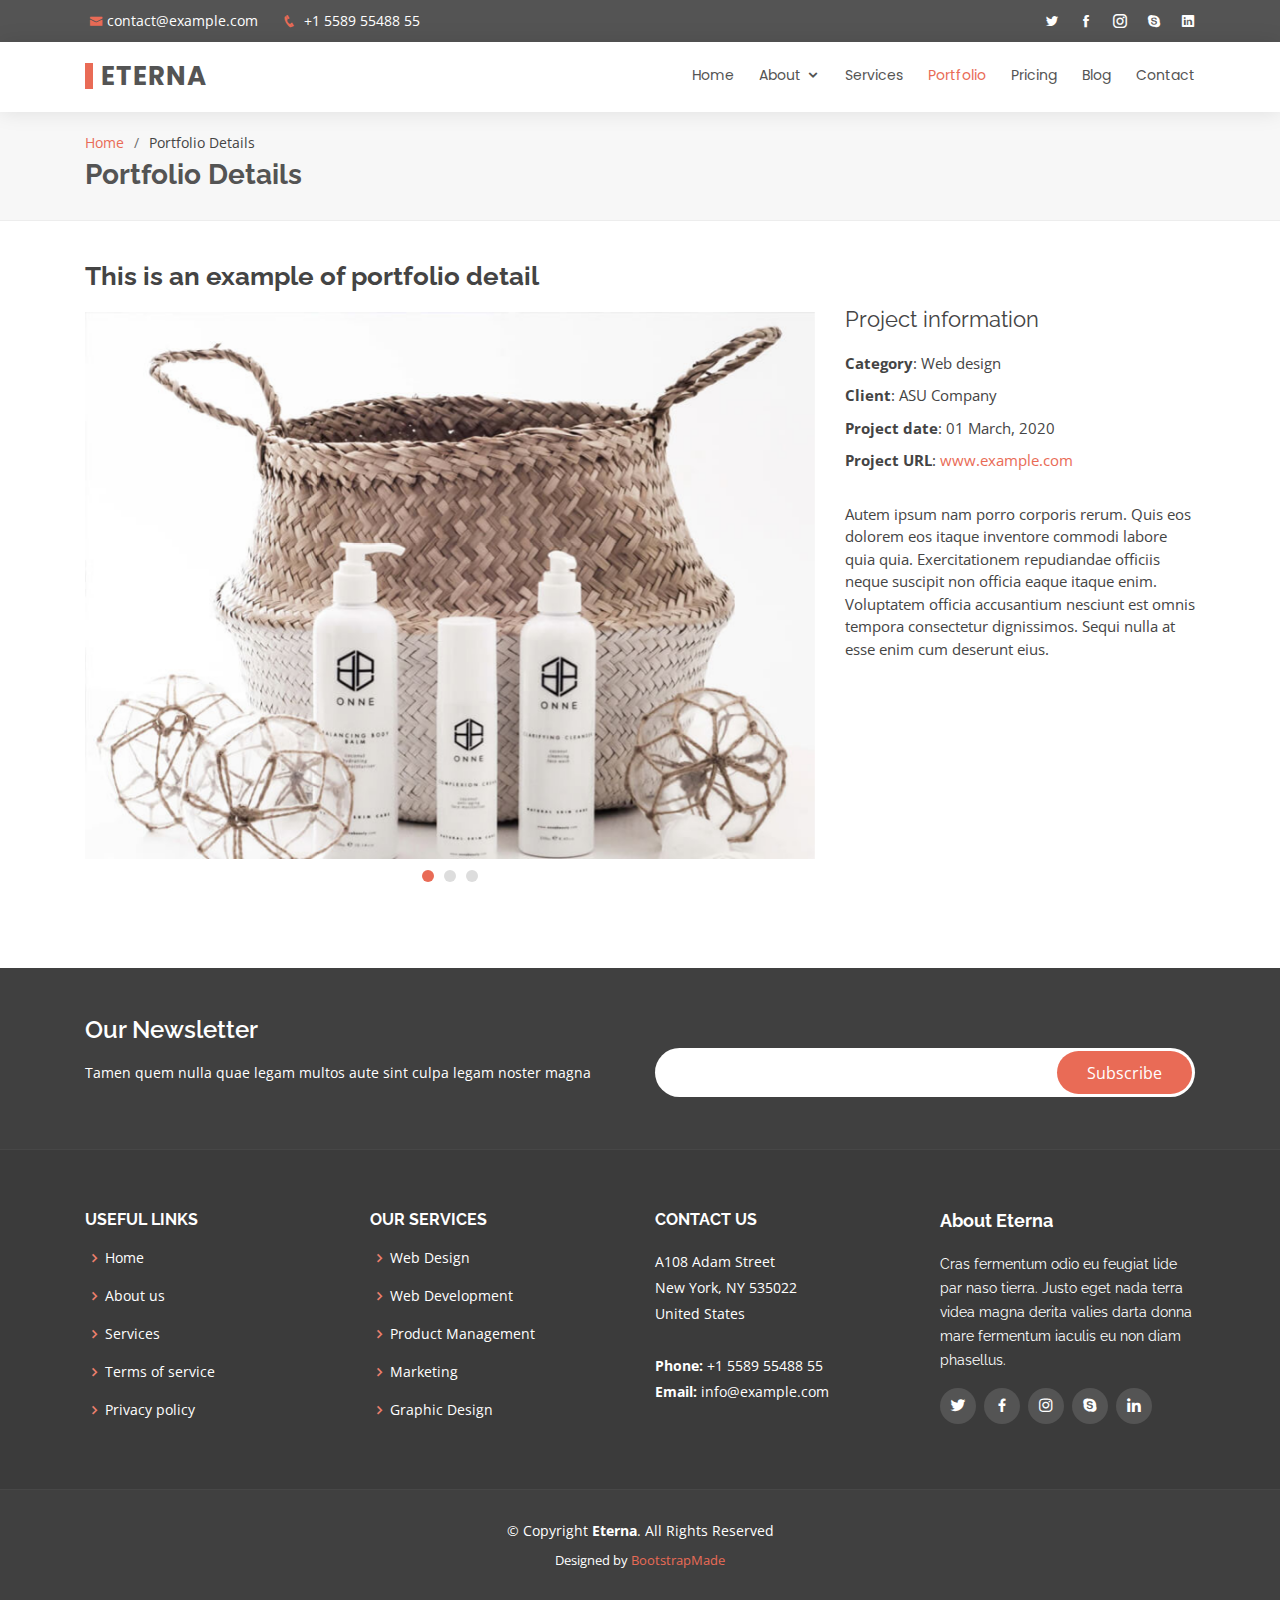
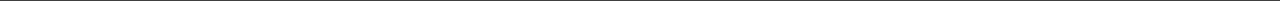
<file: Eterna/portfolio-details.html>
<!DOCTYPE html>
<html lang="en">

<head>
  <meta charset="utf-8">
  <meta content="width=device-width, initial-scale=1.0" name="viewport">

  <title>Portfolio Details - Eterna Bootstrap Template</title>
  <meta content="" name="descriptison">
  <meta content="" name="keywords">

  <!-- Favicons -->
  <link href="assets/img/favicon.png" rel="icon">
  <link href="assets/img/apple-touch-icon.png" rel="apple-touch-icon">

  <!-- Google Fonts -->
  <link href="https://fonts.googleapis.com/css?family=Open+Sans:300,300i,400,400i,600,600i,700,700i|Raleway:300,300i,400,400i,500,500i,600,600i,700,700i|Poppins:300,300i,400,400i,500,500i,600,600i,700,700i" rel="stylesheet">

  <!-- Vendor CSS Files -->
  <link href="assets/vendor/bootstrap/css/bootstrap.min.css" rel="stylesheet">
  <link href="assets/vendor/icofont/icofont.min.css" rel="stylesheet">
  <link href="assets/vendor/boxicons/css/boxicons.min.css" rel="stylesheet">
  <link href="assets/vendor/animate.css/animate.min.css" rel="stylesheet">
  <link href="assets/vendor/owl.carousel/assets/owl.carousel.min.css" rel="stylesheet">
  <link href="assets/vendor/venobox/venobox.css" rel="stylesheet">

  <!-- Template Main CSS File -->
  <link href="assets/css/style.css" rel="stylesheet">

  <!-- =======================================================
  * Template Name: Eterna - v2.1.0
  * Template URL: https://bootstrapmade.com/eterna-free-multipurpose-bootstrap-template/
  * Author: BootstrapMade.com
  * License: https://bootstrapmade.com/license/
  ======================================================== -->
</head>

<body>

  <!-- ======= Top Bar ======= -->
  <section id="topbar" class="d-none d-lg-block">
    <div class="container d-flex">
      <div class="contact-info mr-auto">
        <i class="icofont-envelope"></i><a href="mailto:contact@example.com">contact@example.com</a>
        <i class="icofont-phone"></i> +1 5589 55488 55
      </div>
      <div class="social-links">
        <a href="#" class="twitter"><i class="icofont-twitter"></i></a>
        <a href="#" class="facebook"><i class="icofont-facebook"></i></a>
        <a href="#" class="instagram"><i class="icofont-instagram"></i></a>
        <a href="#" class="skype"><i class="icofont-skype"></i></a>
        <a href="#" class="linkedin"><i class="icofont-linkedin"></i></i></a>
      </div>
    </div>
  </section>

  <!-- ======= Header ======= -->
  <header id="header">
    <div class="container d-flex">

      <div class="logo mr-auto">
        <h1 class="text-light"><a href="index.html"><span>Eterna</span></a></h1>
        <!-- Uncomment below if you prefer to use an image logo -->
        <!-- <a href="index.html"><img src="assets/img/logo.png" alt="" class="img-fluid"></a>-->
      </div>

      <nav class="nav-menu d-none d-lg-block">
        <ul>
          <li><a href="index.html">Home</a></li>

          <li class="drop-down"><a href="#">About</a>
            <ul>
              <li><a href="about.html">About Us</a></li>
              <li><a href="team.html">Team</a></li>

              <li class="drop-down"><a href="#">Drop Down 2</a>
                <ul>
                  <li><a href="#">Deep Drop Down 1</a></li>
                  <li><a href="#">Deep Drop Down 2</a></li>
                  <li><a href="#">Deep Drop Down 3</a></li>
                  <li><a href="#">Deep Drop Down 4</a></li>
                  <li><a href="#">Deep Drop Down 5</a></li>
                </ul>
              </li>
            </ul>
          </li>

          <li><a href="services.html">Services</a></li>
          <li class="active"><a href="portfolio.html">Portfolio</a></li>
          <li><a href="pricing.html">Pricing</a></li>
          <li><a href="blog.html">Blog</a></li>
          <li><a href="contact.html">Contact</a></li>

        </ul>
      </nav><!-- .nav-menu -->

    </div>
  </header><!-- End Header -->

  <main id="main">

    <!-- ======= Breadcrumbs ======= -->
    <section id="breadcrumbs" class="breadcrumbs">
      <div class="container">

        <ol>
          <li><a href="index.html">Home</a></li>
          <li>Portfolio Details</li>
        </ol>
        <h2>Portfolio Details</h2>

      </div>
    </section><!-- End Breadcrumbs -->

    <!-- ======= Portfolio Details Section ======= -->
    <section id="portfolio-details" class="portfolio-details">
      <div class="container">

        <div class="row">

          <div class="col-lg-8">
            <h2 class="portfolio-title">This is an example of portfolio detail</h2>
            <div class="owl-carousel portfolio-details-carousel">
              <img src="assets/img/portfolio/portfolio-1.jpg" class="img-fluid" alt="">
              <img src="assets/img/portfolio/portfolio-2.jpg" class="img-fluid" alt="">
              <img src="assets/img/portfolio/portfolio-3.jpg" class="img-fluid" alt="">
            </div>
          </div>

          <div class="col-lg-4 portfolio-info">
            <h3>Project information</h3>
            <ul>
              <li><strong>Category</strong>: Web design</li>
              <li><strong>Client</strong>: ASU Company</li>
              <li><strong>Project date</strong>: 01 March, 2020</li>
              <li><strong>Project URL</strong>: <a href="#">www.example.com</a></li>
            </ul>

            <p>
              Autem ipsum nam porro corporis rerum. Quis eos dolorem eos itaque inventore commodi labore quia quia. Exercitationem repudiandae officiis neque suscipit non officia eaque itaque enim. Voluptatem officia accusantium nesciunt est omnis tempora consectetur dignissimos. Sequi nulla at esse enim cum deserunt eius.
            </p>
          </div>

        </div>

      </div>
    </section><!-- End Portfolio Details Section -->

  </main><!-- End #main -->

  <!-- ======= Footer ======= -->
  <footer id="footer">

    <div class="footer-newsletter">
      <div class="container">
        <div class="row">
          <div class="col-lg-6">
            <h4>Our Newsletter</h4>
            <p>Tamen quem nulla quae legam multos aute sint culpa legam noster magna</p>
          </div>
          <div class="col-lg-6">
            <form action="" method="post">
              <input type="email" name="email"><input type="submit" value="Subscribe">
            </form>
          </div>
        </div>
      </div>
    </div>

    <div class="footer-top">
      <div class="container">
        <div class="row">

          <div class="col-lg-3 col-md-6 footer-links">
            <h4>Useful Links</h4>
            <ul>
              <li><i class="bx bx-chevron-right"></i> <a href="#">Home</a></li>
              <li><i class="bx bx-chevron-right"></i> <a href="#">About us</a></li>
              <li><i class="bx bx-chevron-right"></i> <a href="#">Services</a></li>
              <li><i class="bx bx-chevron-right"></i> <a href="#">Terms of service</a></li>
              <li><i class="bx bx-chevron-right"></i> <a href="#">Privacy policy</a></li>
            </ul>
          </div>

          <div class="col-lg-3 col-md-6 footer-links">
            <h4>Our Services</h4>
            <ul>
              <li><i class="bx bx-chevron-right"></i> <a href="#">Web Design</a></li>
              <li><i class="bx bx-chevron-right"></i> <a href="#">Web Development</a></li>
              <li><i class="bx bx-chevron-right"></i> <a href="#">Product Management</a></li>
              <li><i class="bx bx-chevron-right"></i> <a href="#">Marketing</a></li>
              <li><i class="bx bx-chevron-right"></i> <a href="#">Graphic Design</a></li>
            </ul>
          </div>

          <div class="col-lg-3 col-md-6 footer-contact">
            <h4>Contact Us</h4>
            <p>
              A108 Adam Street <br>
              New York, NY 535022<br>
              United States <br><br>
              <strong>Phone:</strong> +1 5589 55488 55<br>
              <strong>Email:</strong> info@example.com<br>
            </p>

          </div>

          <div class="col-lg-3 col-md-6 footer-info">
            <h3>About Eterna</h3>
            <p>Cras fermentum odio eu feugiat lide par naso tierra. Justo eget nada terra videa magna derita valies darta donna mare fermentum iaculis eu non diam phasellus.</p>
            <div class="social-links mt-3">
              <a href="#" class="twitter"><i class="bx bxl-twitter"></i></a>
              <a href="#" class="facebook"><i class="bx bxl-facebook"></i></a>
              <a href="#" class="instagram"><i class="bx bxl-instagram"></i></a>
              <a href="#" class="google-plus"><i class="bx bxl-skype"></i></a>
              <a href="#" class="linkedin"><i class="bx bxl-linkedin"></i></a>
            </div>
          </div>

        </div>
      </div>
    </div>

    <div class="container">
      <div class="copyright">
        &copy; Copyright <strong><span>Eterna</span></strong>. All Rights Reserved
      </div>
      <div class="credits">
        <!-- All the links in the footer should remain intact. -->
        <!-- You can delete the links only if you purchased the pro version. -->
        <!-- Licensing information: https://bootstrapmade.com/license/ -->
        <!-- Purchase the pro version with working PHP/AJAX contact form: https://bootstrapmade.com/eterna-free-multipurpose-bootstrap-template/ -->
        Designed by <a href="https://bootstrapmade.com/">BootstrapMade</a>
      </div>
    </div>
  </footer><!-- End Footer -->

  <a href="#" class="back-to-top"><i class="icofont-simple-up"></i></a>

  <!-- Vendor JS Files -->
  <script src="assets/vendor/jquery/jquery.min.js"></script>
  <script src="assets/vendor/bootstrap/js/bootstrap.bundle.min.js"></script>
  <script src="assets/vendor/jquery.easing/jquery.easing.min.js"></script>
  <script src="assets/vendor/php-email-form/validate.js"></script>
  <script src="assets/vendor/jquery-sticky/jquery.sticky.js"></script>
  <script src="assets/vendor/owl.carousel/owl.carousel.min.js"></script>
  <script src="assets/vendor/waypoints/jquery.waypoints.min.js"></script>
  <script src="assets/vendor/counterup/counterup.min.js"></script>
  <script src="assets/vendor/isotope-layout/isotope.pkgd.min.js"></script>
  <script src="assets/vendor/venobox/venobox.min.js"></script>

  <!-- Template Main JS File -->
  <script src="assets/js/main.js"></script>

</body>

</html>
</file>
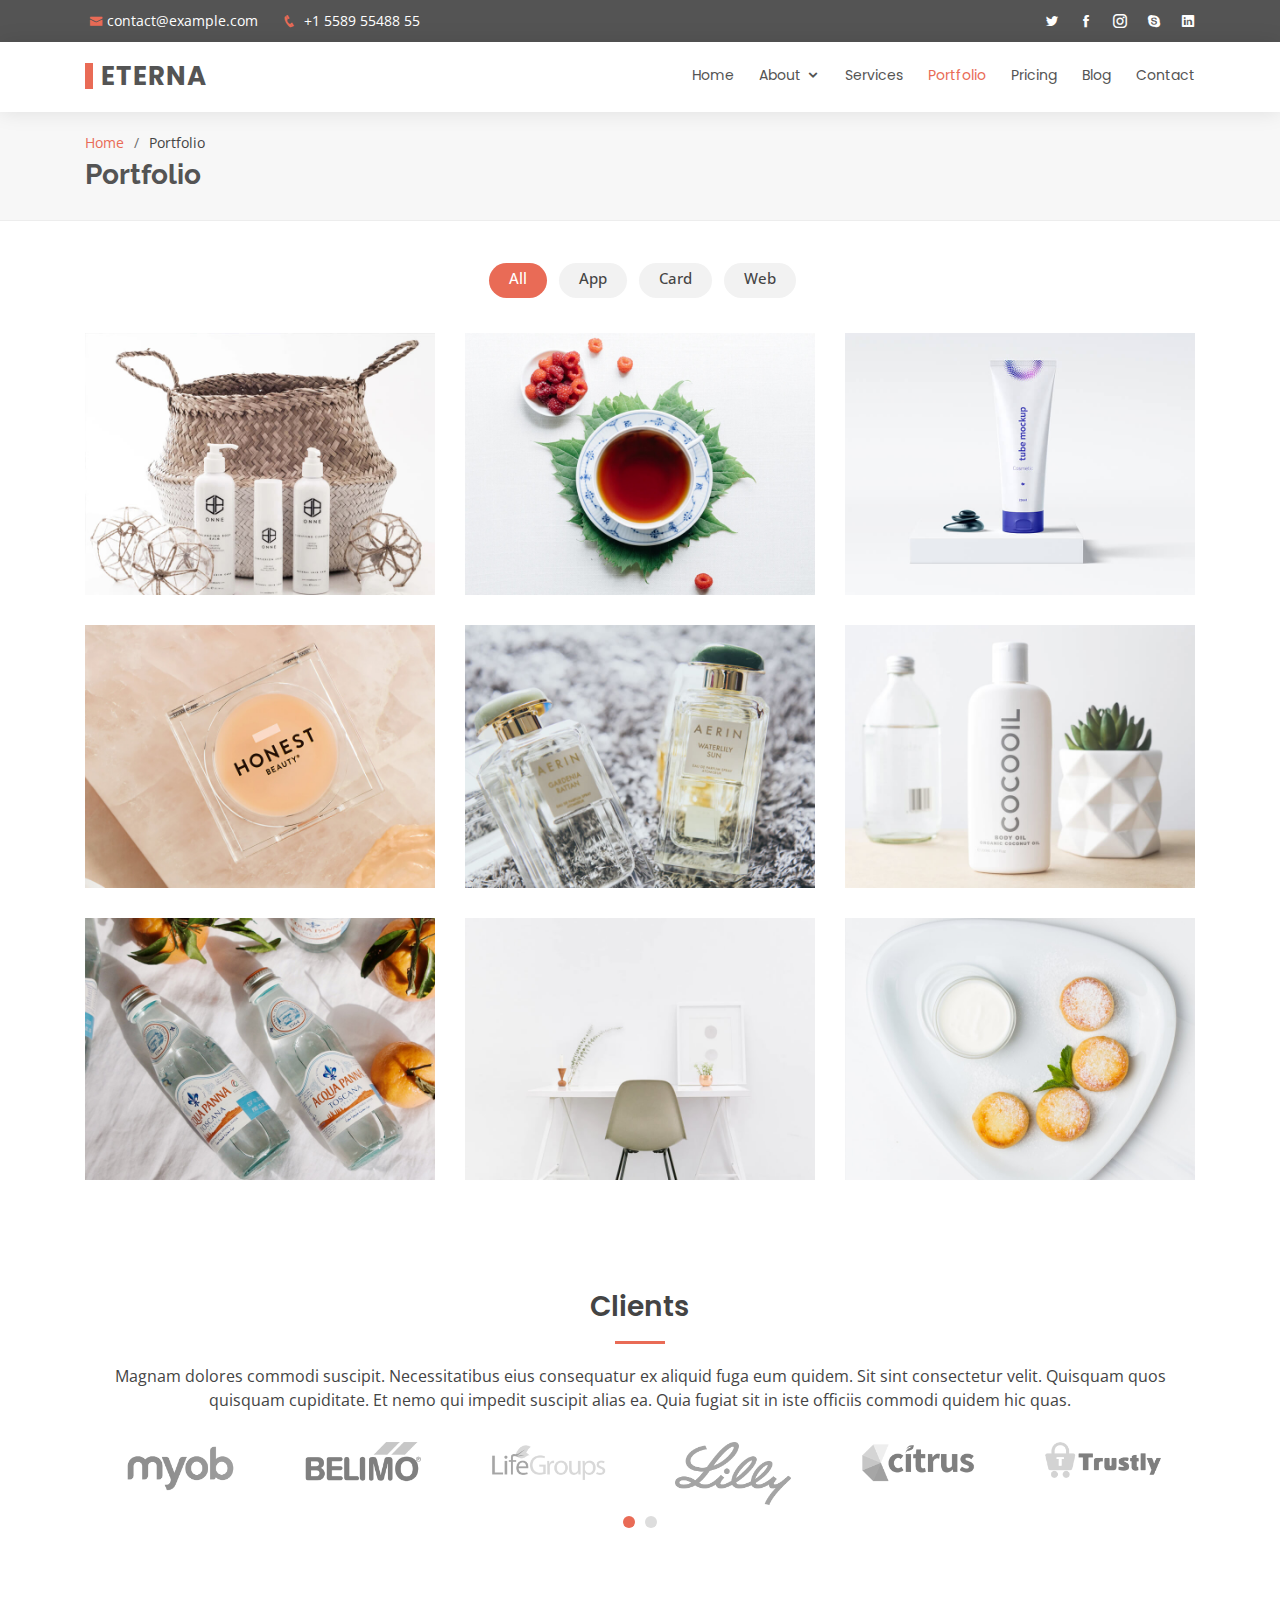
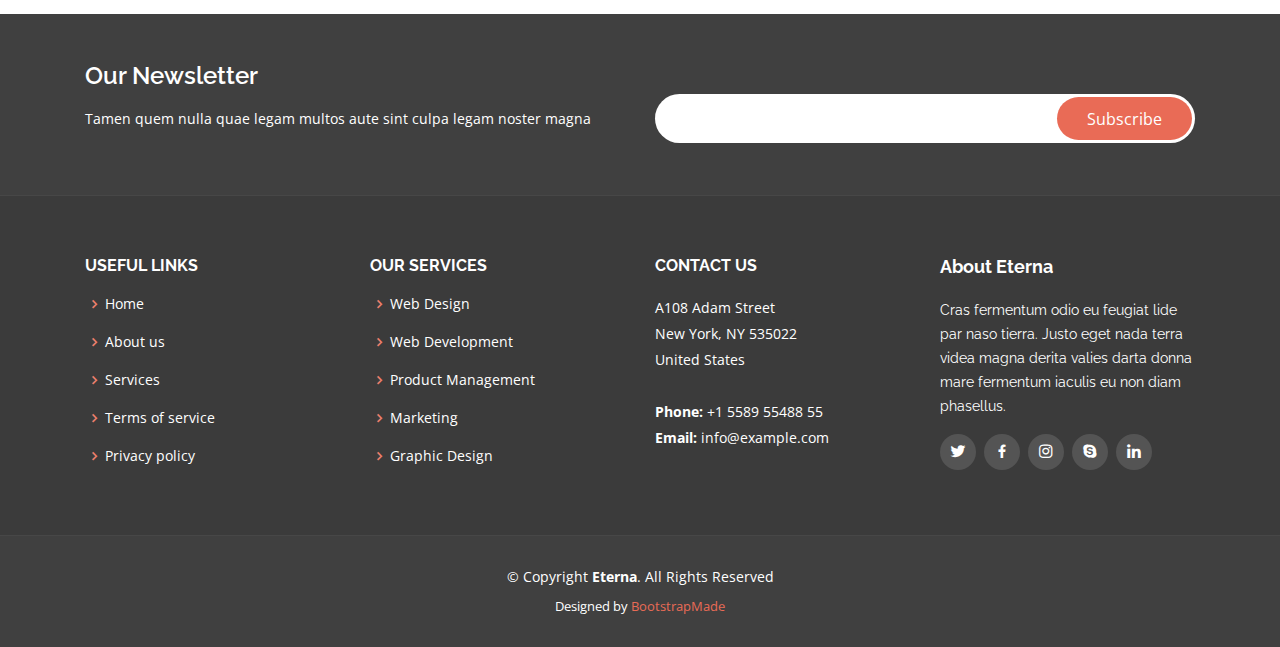
<file: Eterna/portfolio.html>
<!DOCTYPE html>
<html lang="en">

<head>
  <meta charset="utf-8">
  <meta content="width=device-width, initial-scale=1.0" name="viewport">

  <title>Portfolio - Eterna Bootstrap Template</title>
  <meta content="" name="descriptison">
  <meta content="" name="keywords">

  <!-- Favicons -->
  <link href="assets/img/favicon.png" rel="icon">
  <link href="assets/img/apple-touch-icon.png" rel="apple-touch-icon">

  <!-- Google Fonts -->
  <link href="https://fonts.googleapis.com/css?family=Open+Sans:300,300i,400,400i,600,600i,700,700i|Raleway:300,300i,400,400i,500,500i,600,600i,700,700i|Poppins:300,300i,400,400i,500,500i,600,600i,700,700i" rel="stylesheet">

  <!-- Vendor CSS Files -->
  <link href="assets/vendor/bootstrap/css/bootstrap.min.css" rel="stylesheet">
  <link href="assets/vendor/icofont/icofont.min.css" rel="stylesheet">
  <link href="assets/vendor/boxicons/css/boxicons.min.css" rel="stylesheet">
  <link href="assets/vendor/animate.css/animate.min.css" rel="stylesheet">
  <link href="assets/vendor/owl.carousel/assets/owl.carousel.min.css" rel="stylesheet">
  <link href="assets/vendor/venobox/venobox.css" rel="stylesheet">

  <!-- Template Main CSS File -->
  <link href="assets/css/style.css" rel="stylesheet">

  <!-- =======================================================
  * Template Name: Eterna - v2.1.0
  * Template URL: https://bootstrapmade.com/eterna-free-multipurpose-bootstrap-template/
  * Author: BootstrapMade.com
  * License: https://bootstrapmade.com/license/
  ======================================================== -->
</head>

<body>

  <!-- ======= Top Bar ======= -->
  <section id="topbar" class="d-none d-lg-block">
    <div class="container d-flex">
      <div class="contact-info mr-auto">
        <i class="icofont-envelope"></i><a href="mailto:contact@example.com">contact@example.com</a>
        <i class="icofont-phone"></i> +1 5589 55488 55
      </div>
      <div class="social-links">
        <a href="#" class="twitter"><i class="icofont-twitter"></i></a>
        <a href="#" class="facebook"><i class="icofont-facebook"></i></a>
        <a href="#" class="instagram"><i class="icofont-instagram"></i></a>
        <a href="#" class="skype"><i class="icofont-skype"></i></a>
        <a href="#" class="linkedin"><i class="icofont-linkedin"></i></i></a>
      </div>
    </div>
  </section>

  <!-- ======= Header ======= -->
  <header id="header">
    <div class="container d-flex">

      <div class="logo mr-auto">
        <h1 class="text-light"><a href="index.html"><span>Eterna</span></a></h1>
        <!-- Uncomment below if you prefer to use an image logo -->
        <!-- <a href="index.html"><img src="assets/img/logo.png" alt="" class="img-fluid"></a>-->
      </div>

      <nav class="nav-menu d-none d-lg-block">
        <ul>
          <li><a href="index.html">Home</a></li>

          <li class="drop-down"><a href="#">About</a>
            <ul>
              <li><a href="about.html">About Us</a></li>
              <li><a href="team.html">Team</a></li>

              <li class="drop-down"><a href="#">Drop Down 2</a>
                <ul>
                  <li><a href="#">Deep Drop Down 1</a></li>
                  <li><a href="#">Deep Drop Down 2</a></li>
                  <li><a href="#">Deep Drop Down 3</a></li>
                  <li><a href="#">Deep Drop Down 4</a></li>
                  <li><a href="#">Deep Drop Down 5</a></li>
                </ul>
              </li>
            </ul>
          </li>

          <li><a href="services.html">Services</a></li>
          <li class="active"><a href="portfolio.html">Portfolio</a></li>
          <li><a href="pricing.html">Pricing</a></li>
          <li><a href="blog.html">Blog</a></li>
          <li><a href="contact.html">Contact</a></li>

        </ul>
      </nav><!-- .nav-menu -->

    </div>
  </header><!-- End Header -->

  <main id="main">

    <!-- ======= Breadcrumbs ======= -->
    <section id="breadcrumbs" class="breadcrumbs">
      <div class="container">

        <ol>
          <li><a href="index.html">Home</a></li>
          <li>Portfolio</li>
        </ol>
        <h2>Portfolio</h2>

      </div>
    </section><!-- End Breadcrumbs -->

    <!-- ======= Portfolio Section ======= -->
    <section id="portfolio" class="portfolio">
      <div class="container">

        <div class="row">
          <div class="col-lg-12 d-flex justify-content-center">
            <ul id="portfolio-flters">
              <li data-filter="*" class="filter-active">All</li>
              <li data-filter=".filter-app">App</li>
              <li data-filter=".filter-card">Card</li>
              <li data-filter=".filter-web">Web</li>
            </ul>
          </div>
        </div>

        <div class="row portfolio-container">

          <div class="col-lg-4 col-md-6 portfolio-item filter-app">
            <div class="portfolio-wrap">
              <img src="assets/img/portfolio/portfolio-1.jpg" class="img-fluid" alt="">
              <div class="portfolio-info">
                <h4>App 1</h4>
                <p>App</p>
                <div class="portfolio-links">
                  <a href="assets/img/portfolio/portfolio-1.jpg" data-gall="portfolioGallery" class="venobox" title="App 1"><i class="bx bx-plus"></i></a>
                  <a href="portfolio-details.html" title="More Details"><i class="bx bx-link"></i></a>
                </div>
              </div>
            </div>
          </div>

          <div class="col-lg-4 col-md-6 portfolio-item filter-web">
            <div class="portfolio-wrap">
              <img src="assets/img/portfolio/portfolio-2.jpg" class="img-fluid" alt="">
              <div class="portfolio-info">
                <h4>Web 3</h4>
                <p>Web</p>
                <div class="portfolio-links">
                  <a href="assets/img/portfolio/portfolio-2.jpg" data-gall="portfolioGallery" class="venobox" title="Web 3"><i class="bx bx-plus"></i></a>
                  <a href="portfolio-details.html" title="More Details"><i class="bx bx-link"></i></a>
                </div>
              </div>
            </div>
          </div>

          <div class="col-lg-4 col-md-6 portfolio-item filter-app">
            <div class="portfolio-wrap">
              <img src="assets/img/portfolio/portfolio-3.jpg" class="img-fluid" alt="">
              <div class="portfolio-info">
                <h4>App 2</h4>
                <p>App</p>
                <div class="portfolio-links">
                  <a href="assets/img/portfolio/portfolio-3.jpg" data-gall="portfolioGallery" class="venobox" title="App 2"><i class="bx bx-plus"></i></a>
                  <a href="portfolio-details.html" title="More Details"><i class="bx bx-link"></i></a>
                </div>
              </div>
            </div>
          </div>

          <div class="col-lg-4 col-md-6 portfolio-item filter-card">
            <div class="portfolio-wrap">
              <img src="assets/img/portfolio/portfolio-4.jpg" class="img-fluid" alt="">
              <div class="portfolio-info">
                <h4>Card 2</h4>
                <p>Card</p>
                <div class="portfolio-links">
                  <a href="assets/img/portfolio/portfolio-4.jpg" data-gall="portfolioGallery" class="venobox" title="Card 2"><i class="bx bx-plus"></i></a>
                  <a href="portfolio-details.html" title="More Details"><i class="bx bx-link"></i></a>
                </div>
              </div>
            </div>
          </div>

          <div class="col-lg-4 col-md-6 portfolio-item filter-web">
            <div class="portfolio-wrap">
              <img src="assets/img/portfolio/portfolio-5.jpg" class="img-fluid" alt="">
              <div class="portfolio-info">
                <h4>Web 2</h4>
                <p>Web</p>
                <div class="portfolio-links">
                  <a href="assets/img/portfolio/portfolio-5.jpg" data-gall="portfolioGallery" class="venobox" title="Web 2"><i class="bx bx-plus"></i></a>
                  <a href="portfolio-details.html" title="More Details"><i class="bx bx-link"></i></a>
                </div>
              </div>
            </div>
          </div>

          <div class="col-lg-4 col-md-6 portfolio-item filter-app">
            <div class="portfolio-wrap">
              <img src="assets/img/portfolio/portfolio-6.jpg" class="img-fluid" alt="">
              <div class="portfolio-info">
                <h4>App 3</h4>
                <p>App</p>
                <div class="portfolio-links">
                  <a href="assets/img/portfolio/portfolio-6.jpg" data-gall="portfolioGallery" class="venobox" title="App 3"><i class="bx bx-plus"></i></a>
                  <a href="portfolio-details.html" title="More Details"><i class="bx bx-link"></i></a>
                </div>
              </div>
            </div>
          </div>

          <div class="col-lg-4 col-md-6 portfolio-item filter-card">
            <div class="portfolio-wrap">
              <img src="assets/img/portfolio/portfolio-7.jpg" class="img-fluid" alt="">
              <div class="portfolio-info">
                <h4>Card 1</h4>
                <p>Card</p>
                <div class="portfolio-links">
                  <a href="assets/img/portfolio/portfolio-7.jpg" data-gall="portfolioGallery" class="venobox" title="Card 1"><i class="bx bx-plus"></i></a>
                  <a href="portfolio-details.html" title="More Details"><i class="bx bx-link"></i></a>
                </div>
              </div>
            </div>
          </div>

          <div class="col-lg-4 col-md-6 portfolio-item filter-card">
            <div class="portfolio-wrap">
              <img src="assets/img/portfolio/portfolio-8.jpg" class="img-fluid" alt="">
              <div class="portfolio-info">
                <h4>Card 3</h4>
                <p>Card</p>
                <div class="portfolio-links">
                  <a href="assets/img/portfolio/portfolio-8.jpg" data-gall="portfolioGallery" class="venobox" title="Card 3"><i class="bx bx-plus"></i></a>
                  <a href="portfolio-details.html" title="More Details"><i class="bx bx-link"></i></a>
                </div>
              </div>
            </div>
          </div>

          <div class="col-lg-4 col-md-6 portfolio-item filter-web">
            <div class="portfolio-wrap">
              <img src="assets/img/portfolio/portfolio-9.jpg" class="img-fluid" alt="">
              <div class="portfolio-info">
                <h4>Web 3</h4>
                <p>Web</p>
                <div class="portfolio-links">
                  <a href="assets/img/portfolio/portfolio-9.jpg" data-gall="portfolioGallery" class="venobox" title="Web 3"><i class="bx bx-plus"></i></a>
                  <a href="portfolio-details.html" title="More Details"><i class="bx bx-link"></i></a>
                </div>
              </div>
            </div>
          </div>

        </div>

      </div>
    </section><!-- End Portfolio Section -->

    <!-- ======= Clients Section ======= -->
    <section id="clients" class="clients">
      <div class="container">

        <div class="section-title">
          <h2>Clients</h2>
          <p>Magnam dolores commodi suscipit. Necessitatibus eius consequatur ex aliquid fuga eum quidem. Sit sint consectetur velit. Quisquam quos quisquam cupiditate. Et nemo qui impedit suscipit alias ea. Quia fugiat sit in iste officiis commodi quidem hic quas.</p>
        </div>

        <div class="owl-carousel clients-carousel">
          <img src="assets/img/clients/client-1.png" alt="">
          <img src="assets/img/clients/client-2.png" alt="">
          <img src="assets/img/clients/client-3.png" alt="">
          <img src="assets/img/clients/client-4.png" alt="">
          <img src="assets/img/clients/client-5.png" alt="">
          <img src="assets/img/clients/client-6.png" alt="">
          <img src="assets/img/clients/client-7.png" alt="">
          <img src="assets/img/clients/client-8.png" alt="">
        </div>

      </div>
    </section><!-- End Clients Section -->

  </main><!-- End #main -->

  <!-- ======= Footer ======= -->
  <footer id="footer">

    <div class="footer-newsletter">
      <div class="container">
        <div class="row">
          <div class="col-lg-6">
            <h4>Our Newsletter</h4>
            <p>Tamen quem nulla quae legam multos aute sint culpa legam noster magna</p>
          </div>
          <div class="col-lg-6">
            <form action="" method="post">
              <input type="email" name="email"><input type="submit" value="Subscribe">
            </form>
          </div>
        </div>
      </div>
    </div>

    <div class="footer-top">
      <div class="container">
        <div class="row">

          <div class="col-lg-3 col-md-6 footer-links">
            <h4>Useful Links</h4>
            <ul>
              <li><i class="bx bx-chevron-right"></i> <a href="#">Home</a></li>
              <li><i class="bx bx-chevron-right"></i> <a href="#">About us</a></li>
              <li><i class="bx bx-chevron-right"></i> <a href="#">Services</a></li>
              <li><i class="bx bx-chevron-right"></i> <a href="#">Terms of service</a></li>
              <li><i class="bx bx-chevron-right"></i> <a href="#">Privacy policy</a></li>
            </ul>
          </div>

          <div class="col-lg-3 col-md-6 footer-links">
            <h4>Our Services</h4>
            <ul>
              <li><i class="bx bx-chevron-right"></i> <a href="#">Web Design</a></li>
              <li><i class="bx bx-chevron-right"></i> <a href="#">Web Development</a></li>
              <li><i class="bx bx-chevron-right"></i> <a href="#">Product Management</a></li>
              <li><i class="bx bx-chevron-right"></i> <a href="#">Marketing</a></li>
              <li><i class="bx bx-chevron-right"></i> <a href="#">Graphic Design</a></li>
            </ul>
          </div>

          <div class="col-lg-3 col-md-6 footer-contact">
            <h4>Contact Us</h4>
            <p>
              A108 Adam Street <br>
              New York, NY 535022<br>
              United States <br><br>
              <strong>Phone:</strong> +1 5589 55488 55<br>
              <strong>Email:</strong> info@example.com<br>
            </p>

          </div>

          <div class="col-lg-3 col-md-6 footer-info">
            <h3>About Eterna</h3>
            <p>Cras fermentum odio eu feugiat lide par naso tierra. Justo eget nada terra videa magna derita valies darta donna mare fermentum iaculis eu non diam phasellus.</p>
            <div class="social-links mt-3">
              <a href="#" class="twitter"><i class="bx bxl-twitter"></i></a>
              <a href="#" class="facebook"><i class="bx bxl-facebook"></i></a>
              <a href="#" class="instagram"><i class="bx bxl-instagram"></i></a>
              <a href="#" class="google-plus"><i class="bx bxl-skype"></i></a>
              <a href="#" class="linkedin"><i class="bx bxl-linkedin"></i></a>
            </div>
          </div>

        </div>
      </div>
    </div>

    <div class="container">
      <div class="copyright">
        &copy; Copyright <strong><span>Eterna</span></strong>. All Rights Reserved
      </div>
      <div class="credits">
        <!-- All the links in the footer should remain intact. -->
        <!-- You can delete the links only if you purchased the pro version. -->
        <!-- Licensing information: https://bootstrapmade.com/license/ -->
        <!-- Purchase the pro version with working PHP/AJAX contact form: https://bootstrapmade.com/eterna-free-multipurpose-bootstrap-template/ -->
        Designed by <a href="https://bootstrapmade.com/">BootstrapMade</a>
      </div>
    </div>
  </footer><!-- End Footer -->

  <a href="#" class="back-to-top"><i class="icofont-simple-up"></i></a>

  <!-- Vendor JS Files -->
  <script src="assets/vendor/jquery/jquery.min.js"></script>
  <script src="assets/vendor/bootstrap/js/bootstrap.bundle.min.js"></script>
  <script src="assets/vendor/jquery.easing/jquery.easing.min.js"></script>
  <script src="assets/vendor/php-email-form/validate.js"></script>
  <script src="assets/vendor/jquery-sticky/jquery.sticky.js"></script>
  <script src="assets/vendor/owl.carousel/owl.carousel.min.js"></script>
  <script src="assets/vendor/waypoints/jquery.waypoints.min.js"></script>
  <script src="assets/vendor/counterup/counterup.min.js"></script>
  <script src="assets/vendor/isotope-layout/isotope.pkgd.min.js"></script>
  <script src="assets/vendor/venobox/venobox.min.js"></script>

  <!-- Template Main JS File -->
  <script src="assets/js/main.js"></script>

</body>

</html>
</file>
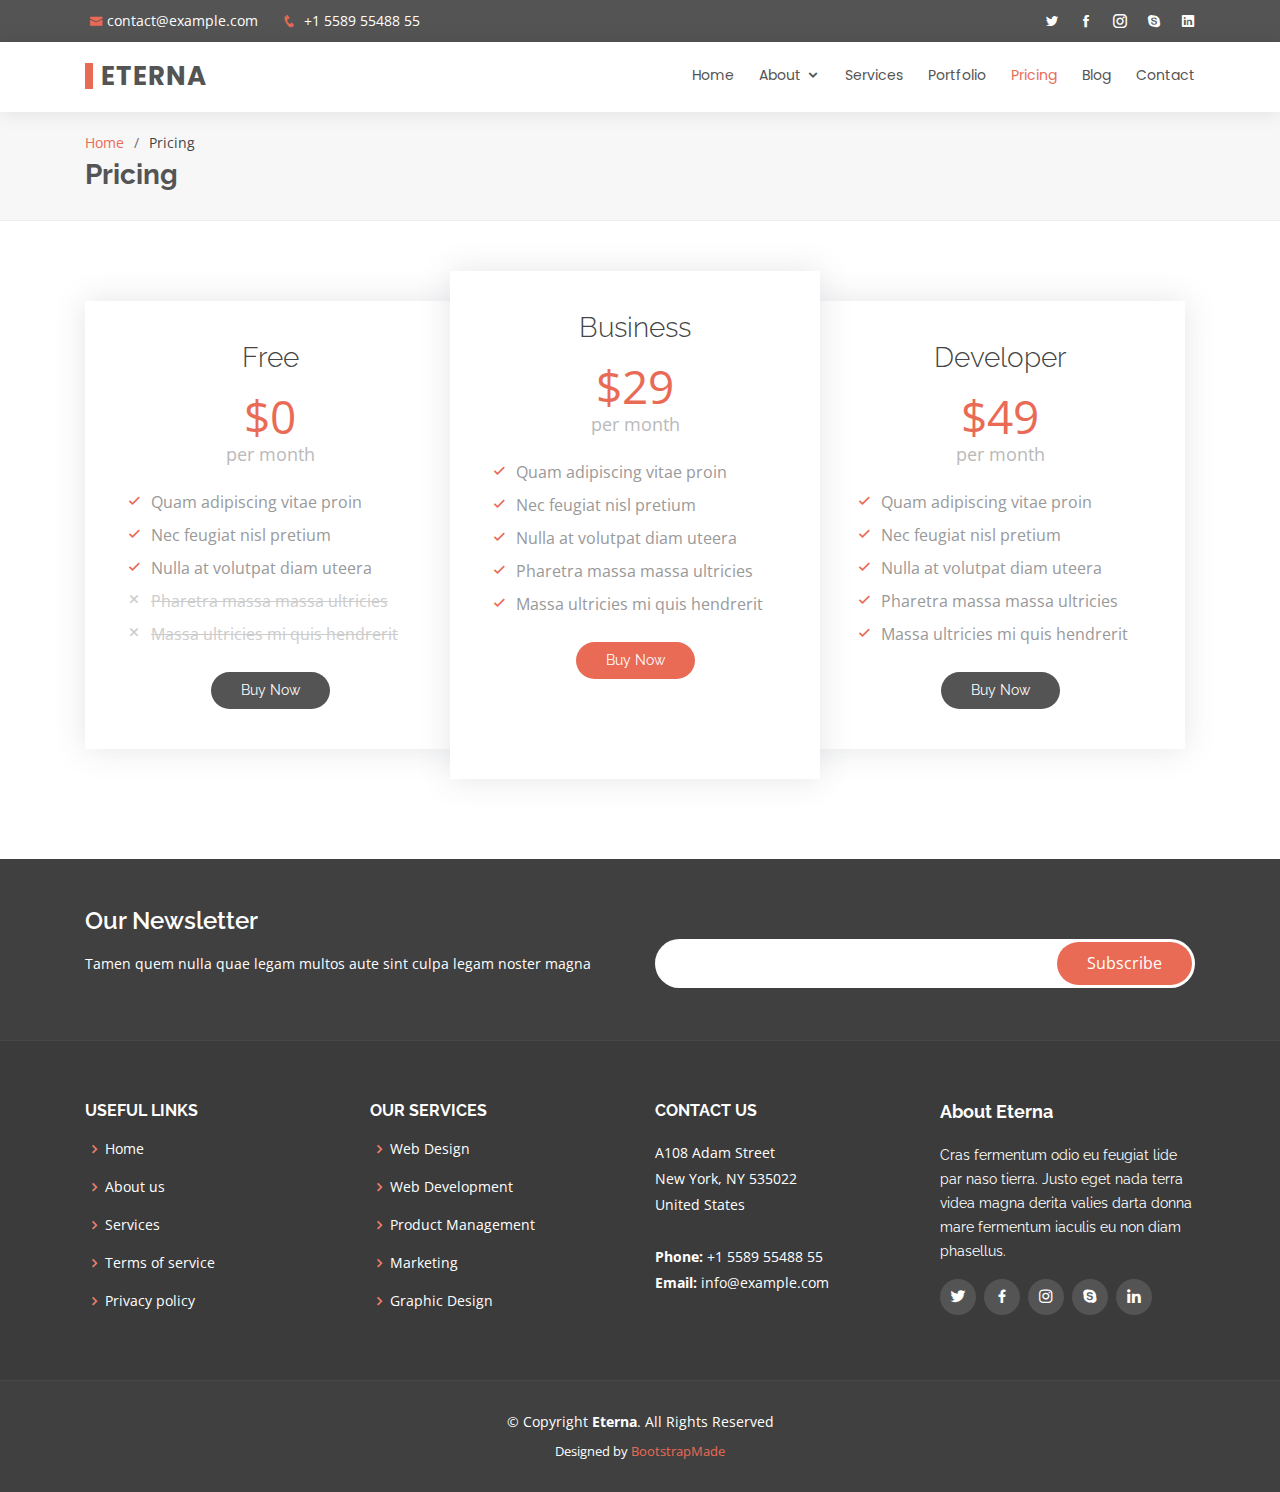
<file: Eterna/pricing.html>
<!DOCTYPE html>
<html lang="en">

<head>
  <meta charset="utf-8">
  <meta content="width=device-width, initial-scale=1.0" name="viewport">

  <title>Pricing - Eterna Bootstrap Template</title>
  <meta content="" name="descriptison">
  <meta content="" name="keywords">

  <!-- Favicons -->
  <link href="assets/img/favicon.png" rel="icon">
  <link href="assets/img/apple-touch-icon.png" rel="apple-touch-icon">

  <!-- Google Fonts -->
  <link href="https://fonts.googleapis.com/css?family=Open+Sans:300,300i,400,400i,600,600i,700,700i|Raleway:300,300i,400,400i,500,500i,600,600i,700,700i|Poppins:300,300i,400,400i,500,500i,600,600i,700,700i" rel="stylesheet">

  <!-- Vendor CSS Files -->
  <link href="assets/vendor/bootstrap/css/bootstrap.min.css" rel="stylesheet">
  <link href="assets/vendor/icofont/icofont.min.css" rel="stylesheet">
  <link href="assets/vendor/boxicons/css/boxicons.min.css" rel="stylesheet">
  <link href="assets/vendor/animate.css/animate.min.css" rel="stylesheet">
  <link href="assets/vendor/owl.carousel/assets/owl.carousel.min.css" rel="stylesheet">
  <link href="assets/vendor/venobox/venobox.css" rel="stylesheet">

  <!-- Template Main CSS File -->
  <link href="assets/css/style.css" rel="stylesheet">

  <!-- =======================================================
  * Template Name: Eterna - v2.1.0
  * Template URL: https://bootstrapmade.com/eterna-free-multipurpose-bootstrap-template/
  * Author: BootstrapMade.com
  * License: https://bootstrapmade.com/license/
  ======================================================== -->
</head>

<body>

  <!-- ======= Top Bar ======= -->
  <section id="topbar" class="d-none d-lg-block">
    <div class="container d-flex">
      <div class="contact-info mr-auto">
        <i class="icofont-envelope"></i><a href="mailto:contact@example.com">contact@example.com</a>
        <i class="icofont-phone"></i> +1 5589 55488 55
      </div>
      <div class="social-links">
        <a href="#" class="twitter"><i class="icofont-twitter"></i></a>
        <a href="#" class="facebook"><i class="icofont-facebook"></i></a>
        <a href="#" class="instagram"><i class="icofont-instagram"></i></a>
        <a href="#" class="skype"><i class="icofont-skype"></i></a>
        <a href="#" class="linkedin"><i class="icofont-linkedin"></i></i></a>
      </div>
    </div>
  </section>

  <!-- ======= Header ======= -->
  <header id="header">
    <div class="container d-flex">

      <div class="logo mr-auto">
        <h1 class="text-light"><a href="index.html"><span>Eterna</span></a></h1>
        <!-- Uncomment below if you prefer to use an image logo -->
        <!-- <a href="index.html"><img src="assets/img/logo.png" alt="" class="img-fluid"></a>-->
      </div>

      <nav class="nav-menu d-none d-lg-block">
        <ul>
          <li><a href="index.html">Home</a></li>

          <li class="drop-down"><a href="#">About</a>
            <ul>
              <li><a href="about.html">About Us</a></li>
              <li><a href="team.html">Team</a></li>

              <li class="drop-down"><a href="#">Drop Down 2</a>
                <ul>
                  <li><a href="#">Deep Drop Down 1</a></li>
                  <li><a href="#">Deep Drop Down 2</a></li>
                  <li><a href="#">Deep Drop Down 3</a></li>
                  <li><a href="#">Deep Drop Down 4</a></li>
                  <li><a href="#">Deep Drop Down 5</a></li>
                </ul>
              </li>
            </ul>
          </li>

          <li><a href="services.html">Services</a></li>
          <li><a href="portfolio.html">Portfolio</a></li>
          <li class="active"><a href="pricing.html">Pricing</a></li>
          <li><a href="blog.html">Blog</a></li>
          <li><a href="contact.html">Contact</a></li>

        </ul>
      </nav><!-- .nav-menu -->

    </div>
  </header><!-- End Header -->

  <main id="main">

    <!-- ======= Breadcrumbs ======= -->
    <section id="breadcrumbs" class="breadcrumbs">
      <div class="container">

        <ol>
          <li><a href="index.html">Home</a></li>
          <li>Pricing</li>
        </ol>
        <h2>Pricing</h2>

      </div>
    </section><!-- End Breadcrumbs -->

    <!-- ======= Pricing Section ======= -->
    <section id="pricing" class="pricing">
      <div class="container">

        <div class="row no-gutters">

          <div class="col-lg-4 box">
            <h3>Free</h3>
            <h4>$0<span>per month</span></h4>
            <ul>
              <li><i class="bx bx-check"></i> Quam adipiscing vitae proin</li>
              <li><i class="bx bx-check"></i> Nec feugiat nisl pretium</li>
              <li><i class="bx bx-check"></i> Nulla at volutpat diam uteera</li>
              <li class="na"><i class="bx bx-x"></i> <span>Pharetra massa massa ultricies</span></li>
              <li class="na"><i class="bx bx-x"></i> <span>Massa ultricies mi quis hendrerit</span></li>
            </ul>
            <a href="#" class="buy-btn">Buy Now</a>
          </div>

          <div class="col-lg-4 box featured">
            <h3>Business</h3>
            <h4>$29<span>per month</span></h4>
            <ul>
              <li><i class="bx bx-check"></i> Quam adipiscing vitae proin</li>
              <li><i class="bx bx-check"></i> Nec feugiat nisl pretium</li>
              <li><i class="bx bx-check"></i> Nulla at volutpat diam uteera</li>
              <li><i class="bx bx-check"></i> Pharetra massa massa ultricies</li>
              <li><i class="bx bx-check"></i> Massa ultricies mi quis hendrerit</li>
            </ul>
            <a href="#" class="buy-btn">Buy Now</a>
          </div>

          <div class="col-lg-4 box">
            <h3>Developer</h3>
            <h4>$49<span>per month</span></h4>
            <ul>
              <li><i class="bx bx-check"></i> Quam adipiscing vitae proin</li>
              <li><i class="bx bx-check"></i> Nec feugiat nisl pretium</li>
              <li><i class="bx bx-check"></i> Nulla at volutpat diam uteera</li>
              <li><i class="bx bx-check"></i> Pharetra massa massa ultricies</li>
              <li><i class="bx bx-check"></i> Massa ultricies mi quis hendrerit</li>
            </ul>
            <a href="#" class="buy-btn">Buy Now</a>
          </div>

        </div>

      </div>
    </section><!-- End Pricing Section -->

  </main><!-- End #main -->

  <!-- ======= Footer ======= -->
  <footer id="footer">

    <div class="footer-newsletter">
      <div class="container">
        <div class="row">
          <div class="col-lg-6">
            <h4>Our Newsletter</h4>
            <p>Tamen quem nulla quae legam multos aute sint culpa legam noster magna</p>
          </div>
          <div class="col-lg-6">
            <form action="" method="post">
              <input type="email" name="email"><input type="submit" value="Subscribe">
            </form>
          </div>
        </div>
      </div>
    </div>

    <div class="footer-top">
      <div class="container">
        <div class="row">

          <div class="col-lg-3 col-md-6 footer-links">
            <h4>Useful Links</h4>
            <ul>
              <li><i class="bx bx-chevron-right"></i> <a href="#">Home</a></li>
              <li><i class="bx bx-chevron-right"></i> <a href="#">About us</a></li>
              <li><i class="bx bx-chevron-right"></i> <a href="#">Services</a></li>
              <li><i class="bx bx-chevron-right"></i> <a href="#">Terms of service</a></li>
              <li><i class="bx bx-chevron-right"></i> <a href="#">Privacy policy</a></li>
            </ul>
          </div>

          <div class="col-lg-3 col-md-6 footer-links">
            <h4>Our Services</h4>
            <ul>
              <li><i class="bx bx-chevron-right"></i> <a href="#">Web Design</a></li>
              <li><i class="bx bx-chevron-right"></i> <a href="#">Web Development</a></li>
              <li><i class="bx bx-chevron-right"></i> <a href="#">Product Management</a></li>
              <li><i class="bx bx-chevron-right"></i> <a href="#">Marketing</a></li>
              <li><i class="bx bx-chevron-right"></i> <a href="#">Graphic Design</a></li>
            </ul>
          </div>

          <div class="col-lg-3 col-md-6 footer-contact">
            <h4>Contact Us</h4>
            <p>
              A108 Adam Street <br>
              New York, NY 535022<br>
              United States <br><br>
              <strong>Phone:</strong> +1 5589 55488 55<br>
              <strong>Email:</strong> info@example.com<br>
            </p>

          </div>

          <div class="col-lg-3 col-md-6 footer-info">
            <h3>About Eterna</h3>
            <p>Cras fermentum odio eu feugiat lide par naso tierra. Justo eget nada terra videa magna derita valies darta donna mare fermentum iaculis eu non diam phasellus.</p>
            <div class="social-links mt-3">
              <a href="#" class="twitter"><i class="bx bxl-twitter"></i></a>
              <a href="#" class="facebook"><i class="bx bxl-facebook"></i></a>
              <a href="#" class="instagram"><i class="bx bxl-instagram"></i></a>
              <a href="#" class="google-plus"><i class="bx bxl-skype"></i></a>
              <a href="#" class="linkedin"><i class="bx bxl-linkedin"></i></a>
            </div>
          </div>

        </div>
      </div>
    </div>

    <div class="container">
      <div class="copyright">
        &copy; Copyright <strong><span>Eterna</span></strong>. All Rights Reserved
      </div>
      <div class="credits">
        <!-- All the links in the footer should remain intact. -->
        <!-- You can delete the links only if you purchased the pro version. -->
        <!-- Licensing information: https://bootstrapmade.com/license/ -->
        <!-- Purchase the pro version with working PHP/AJAX contact form: https://bootstrapmade.com/eterna-free-multipurpose-bootstrap-template/ -->
        Designed by <a href="https://bootstrapmade.com/">BootstrapMade</a>
      </div>
    </div>
  </footer><!-- End Footer -->

  <a href="#" class="back-to-top"><i class="icofont-simple-up"></i></a>

  <!-- Vendor JS Files -->
  <script src="assets/vendor/jquery/jquery.min.js"></script>
  <script src="assets/vendor/bootstrap/js/bootstrap.bundle.min.js"></script>
  <script src="assets/vendor/jquery.easing/jquery.easing.min.js"></script>
  <script src="assets/vendor/php-email-form/validate.js"></script>
  <script src="assets/vendor/jquery-sticky/jquery.sticky.js"></script>
  <script src="assets/vendor/owl.carousel/owl.carousel.min.js"></script>
  <script src="assets/vendor/waypoints/jquery.waypoints.min.js"></script>
  <script src="assets/vendor/counterup/counterup.min.js"></script>
  <script src="assets/vendor/isotope-layout/isotope.pkgd.min.js"></script>
  <script src="assets/vendor/venobox/venobox.min.js"></script>

  <!-- Template Main JS File -->
  <script src="assets/js/main.js"></script>

</body>

</html>
</file>
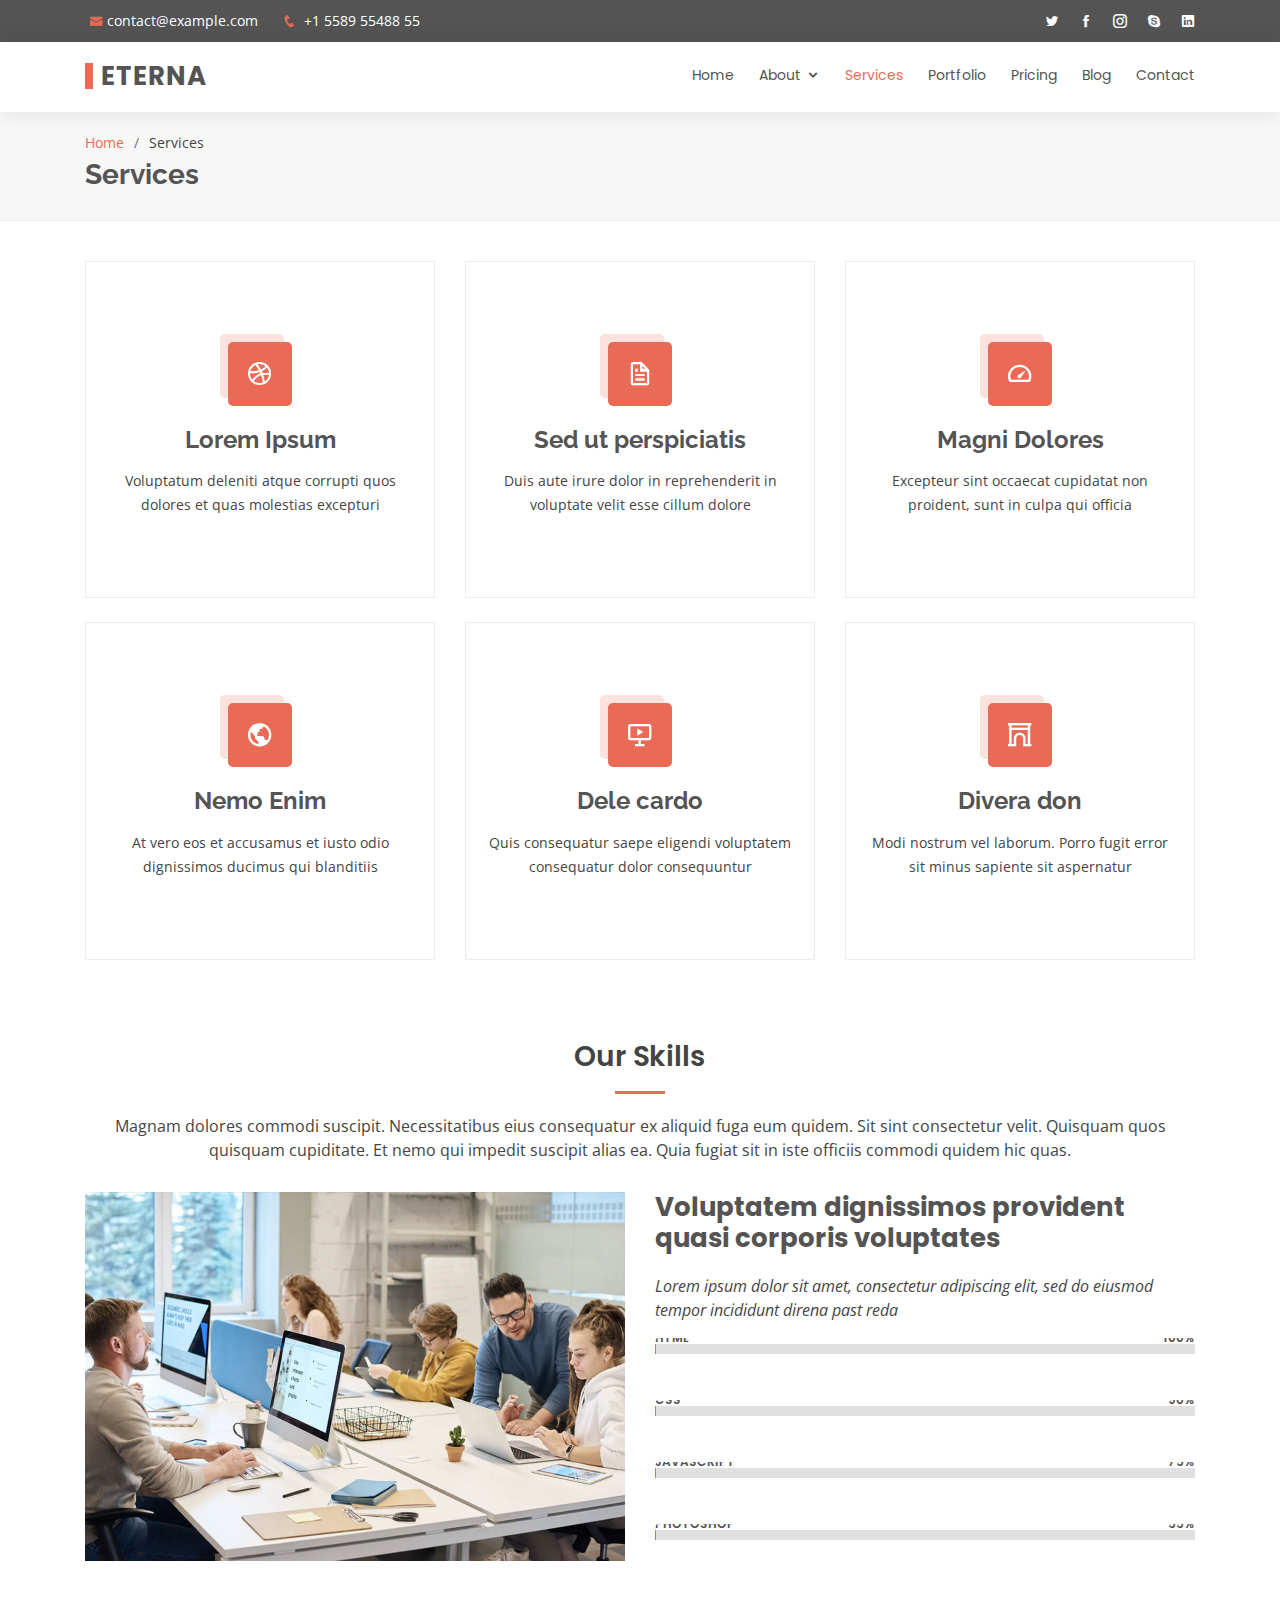
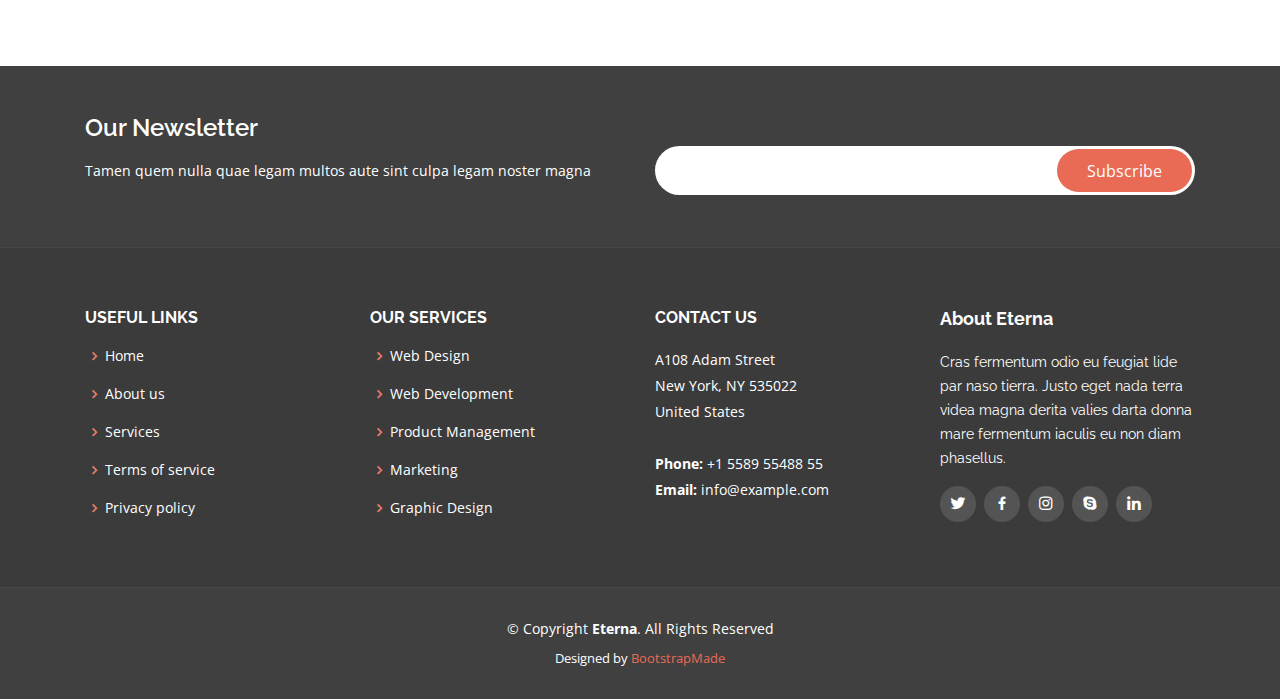
<file: Eterna/services.html>
<!DOCTYPE html>
<html lang="en">

<head>
  <meta charset="utf-8">
  <meta content="width=device-width, initial-scale=1.0" name="viewport">

  <title>Services - Eterna Bootstrap Template</title>
  <meta content="" name="descriptison">
  <meta content="" name="keywords">

  <!-- Favicons -->
  <link href="assets/img/favicon.png" rel="icon">
  <link href="assets/img/apple-touch-icon.png" rel="apple-touch-icon">

  <!-- Google Fonts -->
  <link href="https://fonts.googleapis.com/css?family=Open+Sans:300,300i,400,400i,600,600i,700,700i|Raleway:300,300i,400,400i,500,500i,600,600i,700,700i|Poppins:300,300i,400,400i,500,500i,600,600i,700,700i" rel="stylesheet">

  <!-- Vendor CSS Files -->
  <link href="assets/vendor/bootstrap/css/bootstrap.min.css" rel="stylesheet">
  <link href="assets/vendor/icofont/icofont.min.css" rel="stylesheet">
  <link href="assets/vendor/boxicons/css/boxicons.min.css" rel="stylesheet">
  <link href="assets/vendor/animate.css/animate.min.css" rel="stylesheet">
  <link href="assets/vendor/owl.carousel/assets/owl.carousel.min.css" rel="stylesheet">
  <link href="assets/vendor/venobox/venobox.css" rel="stylesheet">

  <!-- Template Main CSS File -->
  <link href="assets/css/style.css" rel="stylesheet">

  <!-- =======================================================
  * Template Name: Eterna - v2.1.0
  * Template URL: https://bootstrapmade.com/eterna-free-multipurpose-bootstrap-template/
  * Author: BootstrapMade.com
  * License: https://bootstrapmade.com/license/
  ======================================================== -->
</head>

<body>

  <!-- ======= Top Bar ======= -->
  <section id="topbar" class="d-none d-lg-block">
    <div class="container d-flex">
      <div class="contact-info mr-auto">
        <i class="icofont-envelope"></i><a href="mailto:contact@example.com">contact@example.com</a>
        <i class="icofont-phone"></i> +1 5589 55488 55
      </div>
      <div class="social-links">
        <a href="#" class="twitter"><i class="icofont-twitter"></i></a>
        <a href="#" class="facebook"><i class="icofont-facebook"></i></a>
        <a href="#" class="instagram"><i class="icofont-instagram"></i></a>
        <a href="#" class="skype"><i class="icofont-skype"></i></a>
        <a href="#" class="linkedin"><i class="icofont-linkedin"></i></i></a>
      </div>
    </div>
  </section>

  <!-- ======= Header ======= -->
  <header id="header">
    <div class="container d-flex">

      <div class="logo mr-auto">
        <h1 class="text-light"><a href="index.html"><span>Eterna</span></a></h1>
        <!-- Uncomment below if you prefer to use an image logo -->
        <!-- <a href="index.html"><img src="assets/img/logo.png" alt="" class="img-fluid"></a>-->
      </div>

      <nav class="nav-menu d-none d-lg-block">
        <ul>
          <li><a href="index.html">Home</a></li>

          <li class="drop-down"><a href="#">About</a>
            <ul>
              <li><a href="about.html">About Us</a></li>
              <li><a href="team.html">Team</a></li>

              <li class="drop-down"><a href="#">Drop Down 2</a>
                <ul>
                  <li><a href="#">Deep Drop Down 1</a></li>
                  <li><a href="#">Deep Drop Down 2</a></li>
                  <li><a href="#">Deep Drop Down 3</a></li>
                  <li><a href="#">Deep Drop Down 4</a></li>
                  <li><a href="#">Deep Drop Down 5</a></li>
                </ul>
              </li>
            </ul>
          </li>

          <li class="active"><a href="services.html">Services</a></li>
          <li><a href="portfolio.html">Portfolio</a></li>
          <li><a href="pricing.html">Pricing</a></li>
          <li><a href="blog.html">Blog</a></li>
          <li><a href="contact.html">Contact</a></li>

        </ul>
      </nav><!-- .nav-menu -->

    </div>
  </header><!-- End Header -->

  <main id="main">

    <!-- ======= Breadcrumbs ======= -->
    <section id="breadcrumbs" class="breadcrumbs">
      <div class="container">

        <ol>
          <li><a href="index.html">Home</a></li>
          <li>Services</li>
        </ol>
        <h2>Services</h2>

      </div>
    </section><!-- End Breadcrumbs -->

    <!-- ======= Services Section ======= -->
    <section id="services" class="services">
      <div class="container">

        <div class="row">
          <div class="col-lg-4 col-md-6 d-flex align-items-stretch">
            <div class="icon-box">
              <div class="icon"><i class="bx bxl-dribbble"></i></div>
              <h4><a href="">Lorem Ipsum</a></h4>
              <p>Voluptatum deleniti atque corrupti quos dolores et quas molestias excepturi</p>
            </div>
          </div>

          <div class="col-lg-4 col-md-6 d-flex align-items-stretch mt-4 mt-md-0">
            <div class="icon-box">
              <div class="icon"><i class="bx bx-file"></i></div>
              <h4><a href="">Sed ut perspiciatis</a></h4>
              <p>Duis aute irure dolor in reprehenderit in voluptate velit esse cillum dolore</p>
            </div>
          </div>

          <div class="col-lg-4 col-md-6 d-flex align-items-stretch mt-4 mt-lg-0">
            <div class="icon-box">
              <div class="icon"><i class="bx bx-tachometer"></i></div>
              <h4><a href="">Magni Dolores</a></h4>
              <p>Excepteur sint occaecat cupidatat non proident, sunt in culpa qui officia</p>
            </div>
          </div>

          <div class="col-lg-4 col-md-6 d-flex align-items-stretch mt-4">
            <div class="icon-box">
              <div class="icon"><i class="bx bx-world"></i></div>
              <h4><a href="">Nemo Enim</a></h4>
              <p>At vero eos et accusamus et iusto odio dignissimos ducimus qui blanditiis</p>
            </div>
          </div>

          <div class="col-lg-4 col-md-6 d-flex align-items-stretch mt-4">
            <div class="icon-box">
              <div class="icon"><i class="bx bx-slideshow"></i></div>
              <h4><a href="">Dele cardo</a></h4>
              <p>Quis consequatur saepe eligendi voluptatem consequatur dolor consequuntur</p>
            </div>
          </div>

          <div class="col-lg-4 col-md-6 d-flex align-items-stretch mt-4">
            <div class="icon-box">
              <div class="icon"><i class="bx bx-arch"></i></div>
              <h4><a href="">Divera don</a></h4>
              <p>Modi nostrum vel laborum. Porro fugit error sit minus sapiente sit aspernatur</p>
            </div>
          </div>

        </div>

      </div>
    </section><!-- End Services Section -->

    <!-- ======= Our Skills Section ======= -->
    <section id="skills" class="skills">
      <div class="container">

        <div class="section-title">
          <h2>Our Skills</h2>
          <p>Magnam dolores commodi suscipit. Necessitatibus eius consequatur ex aliquid fuga eum quidem. Sit sint consectetur velit. Quisquam quos quisquam cupiditate. Et nemo qui impedit suscipit alias ea. Quia fugiat sit in iste officiis commodi quidem hic quas.</p>
        </div>

        <div class="row">
          <div class="col-lg-6">
            <img src="assets/img/skills-img.jpg" class="img-fluid" alt="">
          </div>
          <div class="col-lg-6 pt-4 pt-lg-0 content">
            <h3>Voluptatem dignissimos provident quasi corporis voluptates</h3>
            <p class="font-italic">
              Lorem ipsum dolor sit amet, consectetur adipiscing elit, sed do eiusmod tempor incididunt direna past reda
            </p>

            <div class="skills-content">

              <div class="progress">
                <span class="skill">HTML <i class="val">100%</i></span>
                <div class="progress-bar-wrap">
                  <div class="progress-bar" role="progressbar" aria-valuenow="100" aria-valuemin="0" aria-valuemax="100"></div>
                </div>
              </div>

              <div class="progress">
                <span class="skill">CSS <i class="val">90%</i></span>
                <div class="progress-bar-wrap">
                  <div class="progress-bar" role="progressbar" aria-valuenow="90" aria-valuemin="0" aria-valuemax="100"></div>
                </div>
              </div>

              <div class="progress">
                <span class="skill">JavaScript <i class="val">75%</i></span>
                <div class="progress-bar-wrap">
                  <div class="progress-bar" role="progressbar" aria-valuenow="75" aria-valuemin="0" aria-valuemax="100"></div>
                </div>
              </div>

              <div class="progress">
                <span class="skill">Photoshop <i class="val">55%</i></span>
                <div class="progress-bar-wrap">
                  <div class="progress-bar" role="progressbar" aria-valuenow="55" aria-valuemin="0" aria-valuemax="100"></div>
                </div>
              </div>

            </div>

          </div>
        </div>

      </div>
    </section><!-- End Our Skills Section -->

  </main><!-- End #main -->

  <!-- ======= Footer ======= -->
  <footer id="footer">

    <div class="footer-newsletter">
      <div class="container">
        <div class="row">
          <div class="col-lg-6">
            <h4>Our Newsletter</h4>
            <p>Tamen quem nulla quae legam multos aute sint culpa legam noster magna</p>
          </div>
          <div class="col-lg-6">
            <form action="" method="post">
              <input type="email" name="email"><input type="submit" value="Subscribe">
            </form>
          </div>
        </div>
      </div>
    </div>

    <div class="footer-top">
      <div class="container">
        <div class="row">

          <div class="col-lg-3 col-md-6 footer-links">
            <h4>Useful Links</h4>
            <ul>
              <li><i class="bx bx-chevron-right"></i> <a href="#">Home</a></li>
              <li><i class="bx bx-chevron-right"></i> <a href="#">About us</a></li>
              <li><i class="bx bx-chevron-right"></i> <a href="#">Services</a></li>
              <li><i class="bx bx-chevron-right"></i> <a href="#">Terms of service</a></li>
              <li><i class="bx bx-chevron-right"></i> <a href="#">Privacy policy</a></li>
            </ul>
          </div>

          <div class="col-lg-3 col-md-6 footer-links">
            <h4>Our Services</h4>
            <ul>
              <li><i class="bx bx-chevron-right"></i> <a href="#">Web Design</a></li>
              <li><i class="bx bx-chevron-right"></i> <a href="#">Web Development</a></li>
              <li><i class="bx bx-chevron-right"></i> <a href="#">Product Management</a></li>
              <li><i class="bx bx-chevron-right"></i> <a href="#">Marketing</a></li>
              <li><i class="bx bx-chevron-right"></i> <a href="#">Graphic Design</a></li>
            </ul>
          </div>

          <div class="col-lg-3 col-md-6 footer-contact">
            <h4>Contact Us</h4>
            <p>
              A108 Adam Street <br>
              New York, NY 535022<br>
              United States <br><br>
              <strong>Phone:</strong> +1 5589 55488 55<br>
              <strong>Email:</strong> info@example.com<br>
            </p>

          </div>

          <div class="col-lg-3 col-md-6 footer-info">
            <h3>About Eterna</h3>
            <p>Cras fermentum odio eu feugiat lide par naso tierra. Justo eget nada terra videa magna derita valies darta donna mare fermentum iaculis eu non diam phasellus.</p>
            <div class="social-links mt-3">
              <a href="#" class="twitter"><i class="bx bxl-twitter"></i></a>
              <a href="#" class="facebook"><i class="bx bxl-facebook"></i></a>
              <a href="#" class="instagram"><i class="bx bxl-instagram"></i></a>
              <a href="#" class="google-plus"><i class="bx bxl-skype"></i></a>
              <a href="#" class="linkedin"><i class="bx bxl-linkedin"></i></a>
            </div>
          </div>

        </div>
      </div>
    </div>

    <div class="container">
      <div class="copyright">
        &copy; Copyright <strong><span>Eterna</span></strong>. All Rights Reserved
      </div>
      <div class="credits">
        <!-- All the links in the footer should remain intact. -->
        <!-- You can delete the links only if you purchased the pro version. -->
        <!-- Licensing information: https://bootstrapmade.com/license/ -->
        <!-- Purchase the pro version with working PHP/AJAX contact form: https://bootstrapmade.com/eterna-free-multipurpose-bootstrap-template/ -->
        Designed by <a href="https://bootstrapmade.com/">BootstrapMade</a>
      </div>
    </div>
  </footer><!-- End Footer -->

  <a href="#" class="back-to-top"><i class="icofont-simple-up"></i></a>

  <!-- Vendor JS Files -->
  <script src="assets/vendor/jquery/jquery.min.js"></script>
  <script src="assets/vendor/bootstrap/js/bootstrap.bundle.min.js"></script>
  <script src="assets/vendor/jquery.easing/jquery.easing.min.js"></script>
  <script src="assets/vendor/php-email-form/validate.js"></script>
  <script src="assets/vendor/jquery-sticky/jquery.sticky.js"></script>
  <script src="assets/vendor/owl.carousel/owl.carousel.min.js"></script>
  <script src="assets/vendor/waypoints/jquery.waypoints.min.js"></script>
  <script src="assets/vendor/counterup/counterup.min.js"></script>
  <script src="assets/vendor/isotope-layout/isotope.pkgd.min.js"></script>
  <script src="assets/vendor/venobox/venobox.min.js"></script>

  <!-- Template Main JS File -->
  <script src="assets/js/main.js"></script>

</body>

</html>
</file>
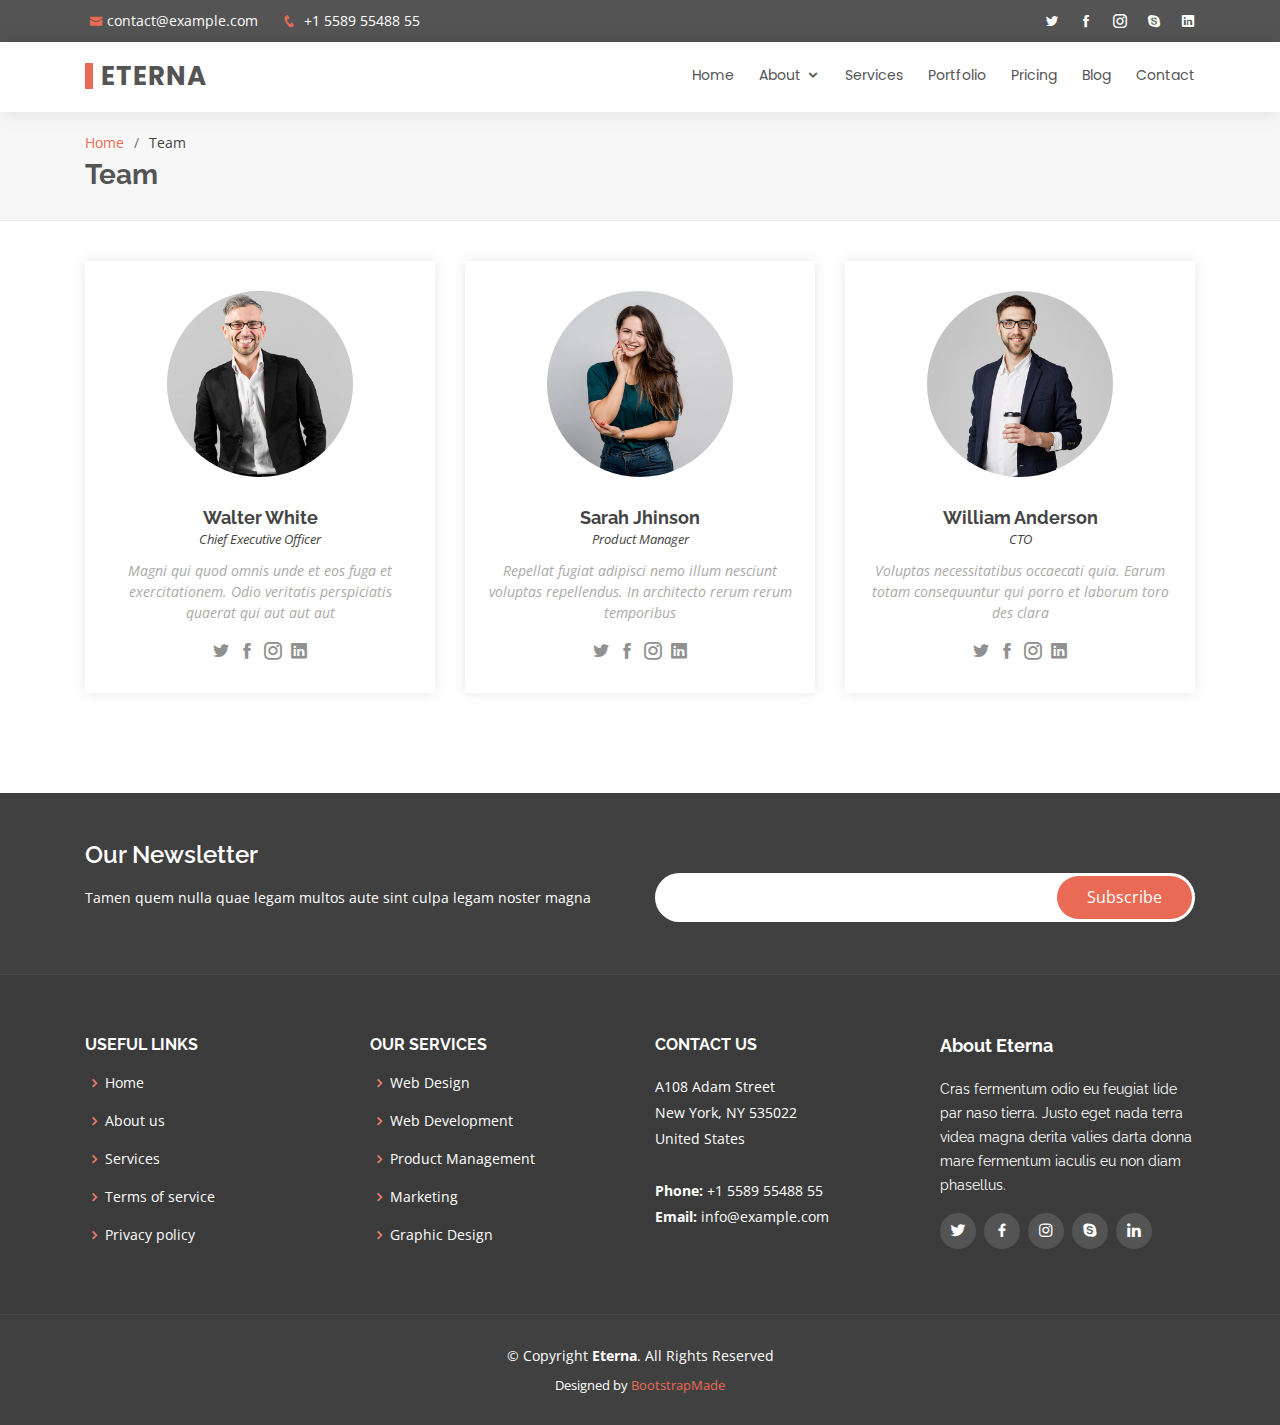
<file: Eterna/team.html>
<!DOCTYPE html>
<html lang="en">

<head>
  <meta charset="utf-8">
  <meta content="width=device-width, initial-scale=1.0" name="viewport">

  <title>Team - Eterna Bootstrap Template</title>
  <meta content="" name="descriptison">
  <meta content="" name="keywords">

  <!-- Favicons -->
  <link href="assets/img/favicon.png" rel="icon">
  <link href="assets/img/apple-touch-icon.png" rel="apple-touch-icon">

  <!-- Google Fonts -->
  <link href="https://fonts.googleapis.com/css?family=Open+Sans:300,300i,400,400i,600,600i,700,700i|Raleway:300,300i,400,400i,500,500i,600,600i,700,700i|Poppins:300,300i,400,400i,500,500i,600,600i,700,700i" rel="stylesheet">

  <!-- Vendor CSS Files -->
  <link href="assets/vendor/bootstrap/css/bootstrap.min.css" rel="stylesheet">
  <link href="assets/vendor/icofont/icofont.min.css" rel="stylesheet">
  <link href="assets/vendor/boxicons/css/boxicons.min.css" rel="stylesheet">
  <link href="assets/vendor/animate.css/animate.min.css" rel="stylesheet">
  <link href="assets/vendor/owl.carousel/assets/owl.carousel.min.css" rel="stylesheet">
  <link href="assets/vendor/venobox/venobox.css" rel="stylesheet">

  <!-- Template Main CSS File -->
  <link href="assets/css/style.css" rel="stylesheet">

  <!-- =======================================================
  * Template Name: Eterna - v2.1.0
  * Template URL: https://bootstrapmade.com/eterna-free-multipurpose-bootstrap-template/
  * Author: BootstrapMade.com
  * License: https://bootstrapmade.com/license/
  ======================================================== -->
</head>

<body>

  <!-- ======= Top Bar ======= -->
  <section id="topbar" class="d-none d-lg-block">
    <div class="container d-flex">
      <div class="contact-info mr-auto">
        <i class="icofont-envelope"></i><a href="mailto:contact@example.com">contact@example.com</a>
        <i class="icofont-phone"></i> +1 5589 55488 55
      </div>
      <div class="social-links">
        <a href="#" class="twitter"><i class="icofont-twitter"></i></a>
        <a href="#" class="facebook"><i class="icofont-facebook"></i></a>
        <a href="#" class="instagram"><i class="icofont-instagram"></i></a>
        <a href="#" class="skype"><i class="icofont-skype"></i></a>
        <a href="#" class="linkedin"><i class="icofont-linkedin"></i></i></a>
      </div>
    </div>
  </section>

  <!-- ======= Header ======= -->
  <header id="header">
    <div class="container d-flex">

      <div class="logo mr-auto">
        <h1 class="text-light"><a href="index.html"><span>Eterna</span></a></h1>
        <!-- Uncomment below if you prefer to use an image logo -->
        <!-- <a href="index.html"><img src="assets/img/logo.png" alt="" class="img-fluid"></a>-->
      </div>

      <nav class="nav-menu d-none d-lg-block">
        <ul>
          <li><a href="index.html">Home</a></li>

          <li class="drop-down"><a href="#">About</a>
            <ul>
              <li><a href="about.html">About Us</a></li>
              <li class="active"><a href="team.html">Team</a></li>

              <li class="drop-down"><a href="#">Drop Down 2</a>
                <ul>
                  <li><a href="#">Deep Drop Down 1</a></li>
                  <li><a href="#">Deep Drop Down 2</a></li>
                  <li><a href="#">Deep Drop Down 3</a></li>
                  <li><a href="#">Deep Drop Down 4</a></li>
                  <li><a href="#">Deep Drop Down 5</a></li>
                </ul>
              </li>
            </ul>
          </li>

          <li><a href="services.html">Services</a></li>
          <li><a href="portfolio.html">Portfolio</a></li>
          <li><a href="pricing.html">Pricing</a></li>
          <li><a href="blog.html">Blog</a></li>
          <li><a href="contact.html">Contact</a></li>

        </ul>
      </nav><!-- .nav-menu -->

    </div>
  </header><!-- End Header -->

  <main id="main">

    <!-- ======= Breadcrumbs ======= -->
    <section id="breadcrumbs" class="breadcrumbs">
      <div class="container">

        <ol>
          <li><a href="index.html">Home</a></li>
          <li>Team</li>
        </ol>
        <h2>Team</h2>

      </div>
    </section><!-- End Breadcrumbs -->

    <!-- ======= Team Section ======= -->
    <section id="team" class="team">
      <div class="container">

        <div class="row">
          <div class="col-lg-4 col-md-6 d-flex align-items-stretch">
            <div class="member">
              <img src="assets/img/team/team-1.jpg" alt="">
              <h4>Walter White</h4>
              <span>Chief Executive Officer</span>
              <p>
                Magni qui quod omnis unde et eos fuga et exercitationem. Odio veritatis perspiciatis quaerat qui aut aut aut
              </p>
              <div class="social">
                <a href=""><i class="icofont-twitter"></i></a>
                <a href=""><i class="icofont-facebook"></i></a>
                <a href=""><i class="icofont-instagram"></i></a>
                <a href=""><i class="icofont-linkedin"></i></a>
              </div>
            </div>
          </div>

          <div class="col-lg-4 col-md-6 d-flex align-items-stretch">
            <div class="member">
              <img src="assets/img/team/team-2.jpg" alt="">
              <h4>Sarah Jhinson</h4>
              <span>Product Manager</span>
              <p>
                Repellat fugiat adipisci nemo illum nesciunt voluptas repellendus. In architecto rerum rerum temporibus
              </p>
              <div class="social">
                <a href=""><i class="icofont-twitter"></i></a>
                <a href=""><i class="icofont-facebook"></i></a>
                <a href=""><i class="icofont-instagram"></i></a>
                <a href=""><i class="icofont-linkedin"></i></a>
              </div>
            </div>
          </div>

          <div class="col-lg-4 col-md-6 d-flex align-items-stretch">
            <div class="member">
              <img src="assets/img/team/team-3.jpg" alt="">
              <h4>William Anderson</h4>
              <span>CTO</span>
              <p>
                Voluptas necessitatibus occaecati quia. Earum totam consequuntur qui porro et laborum toro des clara
              </p>
              <div class="social">
                <a href=""><i class="icofont-twitter"></i></a>
                <a href=""><i class="icofont-facebook"></i></a>
                <a href=""><i class="icofont-instagram"></i></a>
                <a href=""><i class="icofont-linkedin"></i></a>
              </div>
            </div>
          </div>

        </div>

      </div>
    </section><!-- End Team Section -->

  </main><!-- End #main -->

  <!-- ======= Footer ======= -->
  <footer id="footer">

    <div class="footer-newsletter">
      <div class="container">
        <div class="row">
          <div class="col-lg-6">
            <h4>Our Newsletter</h4>
            <p>Tamen quem nulla quae legam multos aute sint culpa legam noster magna</p>
          </div>
          <div class="col-lg-6">
            <form action="" method="post">
              <input type="email" name="email"><input type="submit" value="Subscribe">
            </form>
          </div>
        </div>
      </div>
    </div>

    <div class="footer-top">
      <div class="container">
        <div class="row">

          <div class="col-lg-3 col-md-6 footer-links">
            <h4>Useful Links</h4>
            <ul>
              <li><i class="bx bx-chevron-right"></i> <a href="#">Home</a></li>
              <li><i class="bx bx-chevron-right"></i> <a href="#">About us</a></li>
              <li><i class="bx bx-chevron-right"></i> <a href="#">Services</a></li>
              <li><i class="bx bx-chevron-right"></i> <a href="#">Terms of service</a></li>
              <li><i class="bx bx-chevron-right"></i> <a href="#">Privacy policy</a></li>
            </ul>
          </div>

          <div class="col-lg-3 col-md-6 footer-links">
            <h4>Our Services</h4>
            <ul>
              <li><i class="bx bx-chevron-right"></i> <a href="#">Web Design</a></li>
              <li><i class="bx bx-chevron-right"></i> <a href="#">Web Development</a></li>
              <li><i class="bx bx-chevron-right"></i> <a href="#">Product Management</a></li>
              <li><i class="bx bx-chevron-right"></i> <a href="#">Marketing</a></li>
              <li><i class="bx bx-chevron-right"></i> <a href="#">Graphic Design</a></li>
            </ul>
          </div>

          <div class="col-lg-3 col-md-6 footer-contact">
            <h4>Contact Us</h4>
            <p>
              A108 Adam Street <br>
              New York, NY 535022<br>
              United States <br><br>
              <strong>Phone:</strong> +1 5589 55488 55<br>
              <strong>Email:</strong> info@example.com<br>
            </p>

          </div>

          <div class="col-lg-3 col-md-6 footer-info">
            <h3>About Eterna</h3>
            <p>Cras fermentum odio eu feugiat lide par naso tierra. Justo eget nada terra videa magna derita valies darta donna mare fermentum iaculis eu non diam phasellus.</p>
            <div class="social-links mt-3">
              <a href="#" class="twitter"><i class="bx bxl-twitter"></i></a>
              <a href="#" class="facebook"><i class="bx bxl-facebook"></i></a>
              <a href="#" class="instagram"><i class="bx bxl-instagram"></i></a>
              <a href="#" class="google-plus"><i class="bx bxl-skype"></i></a>
              <a href="#" class="linkedin"><i class="bx bxl-linkedin"></i></a>
            </div>
          </div>

        </div>
      </div>
    </div>

    <div class="container">
      <div class="copyright">
        &copy; Copyright <strong><span>Eterna</span></strong>. All Rights Reserved
      </div>
      <div class="credits">
        <!-- All the links in the footer should remain intact. -->
        <!-- You can delete the links only if you purchased the pro version. -->
        <!-- Licensing information: https://bootstrapmade.com/license/ -->
        <!-- Purchase the pro version with working PHP/AJAX contact form: https://bootstrapmade.com/eterna-free-multipurpose-bootstrap-template/ -->
        Designed by <a href="https://bootstrapmade.com/">BootstrapMade</a>
      </div>
    </div>
  </footer><!-- End Footer -->

  <a href="#" class="back-to-top"><i class="icofont-simple-up"></i></a>

  <!-- Vendor JS Files -->
  <script src="assets/vendor/jquery/jquery.min.js"></script>
  <script src="assets/vendor/bootstrap/js/bootstrap.bundle.min.js"></script>
  <script src="assets/vendor/jquery.easing/jquery.easing.min.js"></script>
  <script src="assets/vendor/php-email-form/validate.js"></script>
  <script src="assets/vendor/jquery-sticky/jquery.sticky.js"></script>
  <script src="assets/vendor/owl.carousel/owl.carousel.min.js"></script>
  <script src="assets/vendor/waypoints/jquery.waypoints.min.js"></script>
  <script src="assets/vendor/counterup/counterup.min.js"></script>
  <script src="assets/vendor/isotope-layout/isotope.pkgd.min.js"></script>
  <script src="assets/vendor/venobox/venobox.min.js"></script>

  <!-- Template Main JS File -->
  <script src="assets/js/main.js"></script>

</body>

</html>
</file>
<file: Eterna/assets/vendor/venobox/venobox.css>
/* ------ venobox.css --------*/
.vbox-overlay *, .vbox-overlay *:before, .vbox-overlay *:after{
    -webkit-backface-visibility: hidden;
    -webkit-box-sizing:border-box;
    -moz-box-sizing:border-box;
    box-sizing:border-box;
}
.vbox-overlay * { 
    -webkit-backface-visibility: visible;
    backface-visibility: visible;
}
.vbox-overlay{
    display: -webkit-flex;
    display: flex;
    -webkit-flex-direction: column;
    flex-direction: column;
    -webkit-justify-content: center;
    justify-content: center;
    -webkit-align-items: center;
    align-items: center;
    position: fixed;
    left: 0;
    top: 0;
    bottom: 0;
    right: 0;
    z-index: 999999;
}

/* ----- navigation ----- */
.vbox-title{
    width: 100%;
    height: 40px;
    float: left;
    text-align: center;
    line-height: 28px;
    font-size: 12px;
    padding: 6px 50px;
    overflow: hidden;
    position: fixed;
    display: none;
    left: 0;
    z-index: 89;
}
.vbox-close{
    cursor: pointer;
    position: fixed;
    top: -1px;
    right: 0;
    width: 50px;
    height: 40px;
    padding: 6px;
    display: block;
    background-position:10px center;
    overflow: hidden;
    font-size: 24px;
    line-height: 1;
    text-align: center;
    z-index: 99;
}
.vbox-left{
    cursor: pointer;
    position: fixed;
    left: 0;
    height: 40px;
    overflow: hidden;
    line-height: 28px;
    font-size: 12px;
    z-index: 99;
    display: flex;
    align-items:center;
}
.vbox-num{
    display: inline-block;
    margin: 6px 0 6px 15px;
}
/* ----- Social share ----- */
.vbox-share{
    line-height: 28px;
    font-size: 12px;
    overflow: hidden;
    position: fixed;
    left: 0;
    z-index: 98;
    display: flex;
    align-items:center;
    justify-content: center;
    width: 100%;
    text-align: center;
}
.vbox-share svg{
    max-height: 28px;
    width: 28px;
    z-index: 10;
    margin-left: 12px;
    margin-top: 6px;
    margin-bottom: 6px;
    vertical-align: middle;
}


/* ----- navigation ARROWS ----- */
.vbox-next, .vbox-prev{
    position: fixed;
    top: 50%;
    margin-top: -15px;
    overflow: hidden;
    cursor: pointer;
    display: block;
    width: 45px;
    height: 45px;
    z-index: 99;
}
.vbox-next span, .vbox-prev span{
    position: relative;
    width: 20px;
    height: 20px;
    border: 2px solid transparent;
    border-top-color: #B6B6B6;
    border-right-color: #B6B6B6;
    text-indent: -100px;
    position: absolute;
    top: 8px;
    display: block;
}
.vbox-prev{
    left: 15px;
}
.vbox-next{
    right: 15px;
}
.vbox-prev span{
    left: 10px;
    -ms-transform: rotate(-135deg);
    -webkit-transform: rotate(-135deg);
    transform: rotate(-135deg);
}
.vbox-next span{
    -ms-transform: rotate(45deg);
    -webkit-transform: rotate(45deg);
    transform: rotate(45deg);
    right: 10px;
}
/* ------- inline window ------ */
.vbox-inline{
    width: 420px;
    height: 315px;
    height: 70vh;
    padding: 10px;
    background: #fff;
    margin: 0 auto;
    overflow: auto;
    text-align: left;
}
/* ------- Video & iFrames window ------ */
.venoframe{
    max-width: 100%;
    width: 100%;
    border: none;
    width: 100%;
    height: 260px;
    height: 70vh;
}
.venoframe.vbvid{
    height: 260px;
}
@media (min-width: 768px) {
    .venoframe, .vbox-inline{
        width: 90%;
        height: 360px;
        height: 70vh;
    }
    .venoframe.vbvid{
        width: 640px;
        height: 360px;
    }
}
@media (min-width: 992px) {
    .venoframe, .vbox-inline{
        max-width: 1200px;
        width: 80%;
        height: 540px;
        height: 70vh;
    }
    .venoframe.vbvid{
        width: 960px;
        height: 540px;
    }
}
/* 
Please do NOT edit this part! 
or at least read this note: http://i.imgur.com/7C0ws9e.gif
*/
.vbox-open{
    overflow: hidden;
}
.vbox-container{
    position: absolute;
    left: 0;
    right: 0;
    top: 0;
    bottom: 0;
    overflow-x: hidden;
    overflow-y: scroll;
    overflow-scrolling: touch;
    -webkit-overflow-scrolling: touch;
    z-index: 20;
    max-height: 100%;

}

.vbox-content{
    text-align: center;
    float: left;
    width: 100%;
    position: relative;
    overflow: hidden;
    padding: 20px 4%;
}
.vbox-container img{
    max-width: 100%;
    height: auto;
}
.vbox-figlio{
    box-shadow: 0 0 12px rgba(0,0,0,0.19), 0 6px 6px rgba(0,0,0,0.23);
    max-width: 100%;
    text-align: initial;
}
img.vbox-figlio{
    -webkit-user-select: none;
-khtml-user-select: none;
-moz-user-select: none;
-o-user-select: none;
user-select: none;
}
.vbox-content.swipe-left{
    margin-left: -200px !important;
}
.vbox-content.swipe-right{
    margin-left: 200px !important;
}
.vbox-animated{
    webkit-transition: margin 300ms ease-out;
    transition: margin 300ms ease-out;
}

/* ---------- preloader ----------
 * SPINKIT 
 * http://tobiasahlin.com/spinkit/
-------------------------------- */
.sk-double-bounce,.sk-rotating-plane{width:40px;height:40px;margin:40px auto}.sk-rotating-plane{background-color:#333;-webkit-animation:sk-rotatePlane 1.2s infinite ease-in-out;animation:sk-rotatePlane 1.2s infinite ease-in-out}@-webkit-keyframes sk-rotatePlane{0%{-webkit-transform:perspective(120px) rotateX(0) rotateY(0);transform:perspective(120px) rotateX(0) rotateY(0)}50%{-webkit-transform:perspective(120px) rotateX(-180.1deg) rotateY(0);transform:perspective(120px) rotateX(-180.1deg) rotateY(0)}100%{-webkit-transform:perspective(120px) rotateX(-180deg) rotateY(-179.9deg);transform:perspective(120px) rotateX(-180deg) rotateY(-179.9deg)}}@keyframes sk-rotatePlane{0%{-webkit-transform:perspective(120px) rotateX(0) rotateY(0);transform:perspective(120px) rotateX(0) rotateY(0)}50%{-webkit-transform:perspective(120px) rotateX(-180.1deg) rotateY(0);transform:perspective(120px) rotateX(-180.1deg) rotateY(0)}100%{-webkit-transform:perspective(120px) rotateX(-180deg) rotateY(-179.9deg);transform:perspective(120px) rotateX(-180deg) rotateY(-179.9deg)}}.sk-double-bounce{position:relative}.sk-double-bounce .sk-child{width:100%;height:100%;border-radius:50%;background-color:#333;opacity:.6;position:absolute;top:0;left:0;-webkit-animation:sk-doubleBounce 2s infinite ease-in-out;animation:sk-doubleBounce 2s infinite ease-in-out}.sk-chasing-dots .sk-child,.sk-spinner-pulse,.sk-three-bounce .sk-child{background-color:#333;border-radius:100%}.sk-double-bounce .sk-double-bounce2{-webkit-animation-delay:-1s;animation-delay:-1s}@-webkit-keyframes sk-doubleBounce{0%,100%{-webkit-transform:scale(0);transform:scale(0)}50%{-webkit-transform:scale(1);transform:scale(1)}}@keyframes sk-doubleBounce{0%,100%{-webkit-transform:scale(0);transform:scale(0)}50%{-webkit-transform:scale(1);transform:scale(1)}}.sk-wave{margin:40px auto;width:50px;height:40px;text-align:center;font-size:10px}.sk-wave .sk-rect{background-color:#333;height:100%;width:6px;display:inline-block;-webkit-animation:sk-waveStretchDelay 1.2s infinite ease-in-out;animation:sk-waveStretchDelay 1.2s infinite ease-in-out}.sk-wave .sk-rect1{-webkit-animation-delay:-1.2s;animation-delay:-1.2s}.sk-wave .sk-rect2{-webkit-animation-delay:-1.1s;animation-delay:-1.1s}.sk-wave .sk-rect3{-webkit-animation-delay:-1s;animation-delay:-1s}.sk-wave .sk-rect4{-webkit-animation-delay:-.9s;animation-delay:-.9s}.sk-wave .sk-rect5{-webkit-animation-delay:-.8s;animation-delay:-.8s}@-webkit-keyframes sk-waveStretchDelay{0%,100%,40%{-webkit-transform:scaleY(.4);transform:scaleY(.4)}20%{-webkit-transform:scaleY(1);transform:scaleY(1)}}@keyframes sk-waveStretchDelay{0%,100%,40%{-webkit-transform:scaleY(.4);transform:scaleY(.4)}20%{-webkit-transform:scaleY(1);transform:scaleY(1)}}.sk-wandering-cubes{margin:40px auto;width:40px;height:40px;position:relative}.sk-wandering-cubes .sk-cube{background-color:#333;width:10px;height:10px;position:absolute;top:0;left:0;-webkit-animation:sk-wanderingCube 1.8s ease-in-out -1.8s infinite both;animation:sk-wanderingCube 1.8s ease-in-out -1.8s infinite both}.sk-chasing-dots,.sk-spinner-pulse{width:40px;height:40px;margin:40px auto}.sk-wandering-cubes .sk-cube2{-webkit-animation-delay:-.9s;animation-delay:-.9s}@-webkit-keyframes sk-wanderingCube{0%{-webkit-transform:rotate(0);transform:rotate(0)}25%{-webkit-transform:translateX(30px) rotate(-90deg) scale(.5);transform:translateX(30px) rotate(-90deg) scale(.5)}50%{-webkit-transform:translateX(30px) translateY(30px) rotate(-179deg);transform:translateX(30px) translateY(30px) rotate(-179deg)}50.1%{-webkit-transform:translateX(30px) translateY(30px) rotate(-180deg);transform:translateX(30px) translateY(30px) rotate(-180deg)}75%{-webkit-transform:translateX(0) translateY(30px) rotate(-270deg) scale(.5);transform:translateX(0) translateY(30px) rotate(-270deg) scale(.5)}100%{-webkit-transform:rotate(-360deg);transform:rotate(-360deg)}}@keyframes sk-wanderingCube{0%{-webkit-transform:rotate(0);transform:rotate(0)}25%{-webkit-transform:translateX(30px) rotate(-90deg) scale(.5);transform:translateX(30px) rotate(-90deg) scale(.5)}50%{-webkit-transform:translateX(30px) translateY(30px) rotate(-179deg);transform:translateX(30px) translateY(30px) rotate(-179deg)}50.1%{-webkit-transform:translateX(30px) translateY(30px) rotate(-180deg);transform:translateX(30px) translateY(30px) rotate(-180deg)}75%{-webkit-transform:translateX(0) translateY(30px) rotate(-270deg) scale(.5);transform:translateX(0) translateY(30px) rotate(-270deg) scale(.5)}100%{-webkit-transform:rotate(-360deg);transform:rotate(-360deg)}}.sk-spinner-pulse{-webkit-animation:sk-pulseScaleOut 1s infinite ease-in-out;animation:sk-pulseScaleOut 1s infinite ease-in-out}@-webkit-keyframes sk-pulseScaleOut{0%{-webkit-transform:scale(0);transform:scale(0)}100%{-webkit-transform:scale(1);transform:scale(1);opacity:0}}@keyframes sk-pulseScaleOut{0%{-webkit-transform:scale(0);transform:scale(0)}100%{-webkit-transform:scale(1);transform:scale(1);opacity:0}}.sk-chasing-dots{position:relative;text-align:center;-webkit-animation:sk-chasingDotsRotate 2s infinite linear;animation:sk-chasingDotsRotate 2s infinite linear}.sk-chasing-dots .sk-child{width:60%;height:60%;display:inline-block;position:absolute;top:0;-webkit-animation:sk-chasingDotsBounce 2s infinite ease-in-out;animation:sk-chasingDotsBounce 2s infinite ease-in-out}.sk-chasing-dots .sk-dot2{top:auto;bottom:0;-webkit-animation-delay:-1s;animation-delay:-1s}@-webkit-keyframes sk-chasingDotsRotate{100%{-webkit-transform:rotate(360deg);transform:rotate(360deg)}}@keyframes sk-chasingDotsRotate{100%{-webkit-transform:rotate(360deg);transform:rotate(360deg)}}@-webkit-keyframes sk-chasingDotsBounce{0%,100%{-webkit-transform:scale(0);transform:scale(0)}50%{-webkit-transform:scale(1);transform:scale(1)}}@keyframes sk-chasingDotsBounce{0%,100%{-webkit-transform:scale(0);transform:scale(0)}50%{-webkit-transform:scale(1);transform:scale(1)}}.sk-three-bounce{margin:40px auto;width:80px;text-align:center}.sk-three-bounce .sk-child{width:20px;height:20px;display:inline-block;-webkit-animation:sk-three-bounce 1.4s ease-in-out 0s infinite both;animation:sk-three-bounce 1.4s ease-in-out 0s infinite both}.sk-circle .sk-child:before,.sk-fading-circle .sk-circle:before{display:block;border-radius:100%;content:'';background-color:#333}.sk-three-bounce .sk-bounce1{-webkit-animation-delay:-.32s;animation-delay:-.32s}.sk-three-bounce .sk-bounce2{-webkit-animation-delay:-.16s;animation-delay:-.16s}@-webkit-keyframes sk-three-bounce{0%,100%,80%{-webkit-transform:scale(0);transform:scale(0)}40%{-webkit-transform:scale(1);transform:scale(1)}}@keyframes sk-three-bounce{0%,100%,80%{-webkit-transform:scale(0);transform:scale(0)}40%{-webkit-transform:scale(1);transform:scale(1)}}.sk-circle{margin:40px auto;width:40px;height:40px;position:relative}.sk-circle .sk-child{width:100%;height:100%;position:absolute;left:0;top:0}.sk-circle .sk-child:before{margin:0 auto;width:15%;height:15%;-webkit-animation:sk-circleBounceDelay 1.2s infinite ease-in-out both;animation:sk-circleBounceDelay 1.2s infinite ease-in-out both}.sk-circle .sk-circle2{-webkit-transform:rotate(30deg);-ms-transform:rotate(30deg);transform:rotate(30deg)}.sk-circle .sk-circle3{-webkit-transform:rotate(60deg);-ms-transform:rotate(60deg);transform:rotate(60deg)}.sk-circle .sk-circle4{-webkit-transform:rotate(90deg);-ms-transform:rotate(90deg);transform:rotate(90deg)}.sk-circle .sk-circle5{-webkit-transform:rotate(120deg);-ms-transform:rotate(120deg);transform:rotate(120deg)}.sk-circle .sk-circle6{-webkit-transform:rotate(150deg);-ms-transform:rotate(150deg);transform:rotate(150deg)}.sk-circle .sk-circle7{-webkit-transform:rotate(180deg);-ms-transform:rotate(180deg);transform:rotate(180deg)}.sk-circle .sk-circle8{-webkit-transform:rotate(210deg);-ms-transform:rotate(210deg);transform:rotate(210deg)}.sk-circle .sk-circle9{-webkit-transform:rotate(240deg);-ms-transform:rotate(240deg);transform:rotate(240deg)}.sk-circle .sk-circle10{-webkit-transform:rotate(270deg);-ms-transform:rotate(270deg);transform:rotate(270deg)}.sk-circle .sk-circle11{-webkit-transform:rotate(300deg);-ms-transform:rotate(300deg);transform:rotate(300deg)}.sk-circle .sk-circle12{-webkit-transform:rotate(330deg);-ms-transform:rotate(330deg);transform:rotate(330deg)}.sk-circle .sk-circle2:before{-webkit-animation-delay:-1.1s;animation-delay:-1.1s}.sk-circle .sk-circle3:before{-webkit-animation-delay:-1s;animation-delay:-1s}.sk-circle .sk-circle4:before{-webkit-animation-delay:-.9s;animation-delay:-.9s}.sk-circle .sk-circle5:before{-webkit-animation-delay:-.8s;animation-delay:-.8s}.sk-circle .sk-circle6:before{-webkit-animation-delay:-.7s;animation-delay:-.7s}.sk-circle .sk-circle7:before{-webkit-animation-delay:-.6s;animation-delay:-.6s}.sk-circle .sk-circle8:before{-webkit-animation-delay:-.5s;animation-delay:-.5s}.sk-circle .sk-circle9:before{-webkit-animation-delay:-.4s;animation-delay:-.4s}.sk-circle .sk-circle10:before{-webkit-animation-delay:-.3s;animation-delay:-.3s}.sk-circle .sk-circle11:before{-webkit-animation-delay:-.2s;animation-delay:-.2s}.sk-circle .sk-circle12:before{-webkit-animation-delay:-.1s;animation-delay:-.1s}@-webkit-keyframes sk-circleBounceDelay{0%,100%,80%{-webkit-transform:scale(0);transform:scale(0)}40%{-webkit-transform:scale(1);transform:scale(1)}}@keyframes sk-circleBounceDelay{0%,100%,80%{-webkit-transform:scale(0);transform:scale(0)}40%{-webkit-transform:scale(1);transform:scale(1)}}.sk-cube-grid{width:40px;height:40px;margin:40px auto}.sk-cube-grid .sk-cube{width:33.33%;height:33.33%;background-color:#333;float:left;-webkit-animation:sk-cubeGridScaleDelay 1.3s infinite ease-in-out;animation:sk-cubeGridScaleDelay 1.3s infinite ease-in-out}.sk-cube-grid .sk-cube1{-webkit-animation-delay:.2s;animation-delay:.2s}.sk-cube-grid .sk-cube2{-webkit-animation-delay:.3s;animation-delay:.3s}.sk-cube-grid .sk-cube3{-webkit-animation-delay:.4s;animation-delay:.4s}.sk-cube-grid .sk-cube4{-webkit-animation-delay:.1s;animation-delay:.1s}.sk-cube-grid .sk-cube5{-webkit-animation-delay:.2s;animation-delay:.2s}.sk-cube-grid .sk-cube6{-webkit-animation-delay:.3s;animation-delay:.3s}.sk-cube-grid .sk-cube7{-webkit-animation-delay:0ms;animation-delay:0ms}.sk-cube-grid .sk-cube8{-webkit-animation-delay:.1s;animation-delay:.1s}.sk-cube-grid .sk-cube9{-webkit-animation-delay:.2s;animation-delay:.2s}@-webkit-keyframes sk-cubeGridScaleDelay{0%,100%,70%{-webkit-transform:scale3D(1,1,1);transform:scale3D(1,1,1)}35%{-webkit-transform:scale3D(0,0,1);transform:scale3D(0,0,1)}}@keyframes sk-cubeGridScaleDelay{0%,100%,70%{-webkit-transform:scale3D(1,1,1);transform:scale3D(1,1,1)}35%{-webkit-transform:scale3D(0,0,1);transform:scale3D(0,0,1)}}.sk-fading-circle{margin:40px auto;width:40px;height:40px;position:relative}.sk-fading-circle .sk-circle{width:100%;height:100%;position:absolute;left:0;top:0}.sk-fading-circle .sk-circle:before{margin:0 auto;width:15%;height:15%;-webkit-animation:sk-circleFadeDelay 1.2s infinite ease-in-out both;animation:sk-circleFadeDelay 1.2s infinite ease-in-out both}.sk-fading-circle .sk-circle2{-webkit-transform:rotate(30deg);-ms-transform:rotate(30deg);transform:rotate(30deg)}.sk-fading-circle .sk-circle3{-webkit-transform:rotate(60deg);-ms-transform:rotate(60deg);transform:rotate(60deg)}.sk-fading-circle .sk-circle4{-webkit-transform:rotate(90deg);-ms-transform:rotate(90deg);transform:rotate(90deg)}.sk-fading-circle .sk-circle5{-webkit-transform:rotate(120deg);-ms-transform:rotate(120deg);transform:rotate(120deg)}.sk-fading-circle .sk-circle6{-webkit-transform:rotate(150deg);-ms-transform:rotate(150deg);transform:rotate(150deg)}.sk-fading-circle .sk-circle7{-webkit-transform:rotate(180deg);-ms-transform:rotate(180deg);transform:rotate(180deg)}.sk-fading-circle .sk-circle8{-webkit-transform:rotate(210deg);-ms-transform:rotate(210deg);transform:rotate(210deg)}.sk-fading-circle .sk-circle9{-webkit-transform:rotate(240deg);-ms-transform:rotate(240deg);transform:rotate(240deg)}.sk-fading-circle .sk-circle10{-webkit-transform:rotate(270deg);-ms-transform:rotate(270deg);transform:rotate(270deg)}.sk-fading-circle .sk-circle11{-webkit-transform:rotate(300deg);-ms-transform:rotate(300deg);transform:rotate(300deg)}.sk-fading-circle .sk-circle12{-webkit-transform:rotate(330deg);-ms-transform:rotate(330deg);transform:rotate(330deg)}.sk-fading-circle .sk-circle2:before{-webkit-animation-delay:-1.1s;animation-delay:-1.1s}.sk-fading-circle .sk-circle3:before{-webkit-animation-delay:-1s;animation-delay:-1s}.sk-fading-circle .sk-circle4:before{-webkit-animation-delay:-.9s;animation-delay:-.9s}.sk-fading-circle .sk-circle5:before{-webkit-animation-delay:-.8s;animation-delay:-.8s}.sk-fading-circle .sk-circle6:before{-webkit-animation-delay:-.7s;animation-delay:-.7s}.sk-fading-circle .sk-circle7:before{-webkit-animation-delay:-.6s;animation-delay:-.6s}.sk-fading-circle .sk-circle8:before{-webkit-animation-delay:-.5s;animation-delay:-.5s}.sk-fading-circle .sk-circle9:before{-webkit-animation-delay:-.4s;animation-delay:-.4s}.sk-fading-circle .sk-circle10:before{-webkit-animation-delay:-.3s;animation-delay:-.3s}.sk-fading-circle .sk-circle11:before{-webkit-animation-delay:-.2s;animation-delay:-.2s}.sk-fading-circle .sk-circle12:before{-webkit-animation-delay:-.1s;animation-delay:-.1s}@-webkit-keyframes sk-circleFadeDelay{0%,100%,39%{opacity:0}40%{opacity:1}}@keyframes sk-circleFadeDelay{0%,100%,39%{opacity:0}40%{opacity:1}}.sk-folding-cube{margin:40px auto;width:40px;height:40px;position:relative;-webkit-transform:rotateZ(45deg);transform:rotateZ(45deg)}.sk-folding-cube .sk-cube{float:left;width:50%;height:50%;position:relative;-webkit-transform:scale(1.1);-ms-transform:scale(1.1);transform:scale(1.1)}.sk-folding-cube .sk-cube:before{content:'';position:absolute;top:0;left:0;width:100%;height:100%;background-color:#333;-webkit-animation:sk-foldCubeAngle 2.4s infinite linear both;animation:sk-foldCubeAngle 2.4s infinite linear both;-webkit-transform-origin:100% 100%;-ms-transform-origin:100% 100%;transform-origin:100% 100%}.sk-folding-cube .sk-cube2{-webkit-transform:scale(1.1) rotateZ(90deg);transform:scale(1.1) rotateZ(90deg)}.sk-folding-cube .sk-cube3{-webkit-transform:scale(1.1) rotateZ(180deg);transform:scale(1.1) rotateZ(180deg)}.sk-folding-cube .sk-cube4{-webkit-transform:scale(1.1) rotateZ(270deg);transform:scale(1.1) rotateZ(270deg)}.sk-folding-cube .sk-cube2:before{-webkit-animation-delay:.3s;animation-delay:.3s}.sk-folding-cube .sk-cube3:before{-webkit-animation-delay:.6s;animation-delay:.6s}.sk-folding-cube .sk-cube4:before{-webkit-animation-delay:.9s;animation-delay:.9s}@-webkit-keyframes sk-foldCubeAngle{0%,10%{-webkit-transform:perspective(140px) rotateX(-180deg);transform:perspective(140px) rotateX(-180deg);opacity:0}25%,75%{-webkit-transform:perspective(140px) rotateX(0);transform:perspective(140px) rotateX(0);opacity:1}100%,90%{-webkit-transform:perspective(140px) rotateY(180deg);transform:perspective(140px) rotateY(180deg);opacity:0}}@keyframes sk-foldCubeAngle{0%,10%{-webkit-transform:perspective(140px) rotateX(-180deg);transform:perspective(140px) rotateX(-180deg);opacity:0}25%,75%{-webkit-transform:perspective(140px) rotateX(0);transform:perspective(140px) rotateX(0);opacity:1}100%,90%{-webkit-transform:perspective(140px) rotateY(180deg);transform:perspective(140px) rotateY(180deg);opacity:0}}
</file>
<file: Eterna/assets/css/style.css>
/**
* Template Name: Eterna - v2.1.0
* Template URL: https://bootstrapmade.com/eterna-free-multipurpose-bootstrap-template/
* Author: BootstrapMade.com
* License: https://bootstrapmade.com/license/
*/

/*--------------------------------------------------------------
# General
--------------------------------------------------------------*/
body {
  font-family: "Open Sans", sans-serif;
  color: #444444;
}

a {
  color: #e96b56;
}

a:hover {
  color: #e6573f;
  text-decoration: none;
}

h1, h2, h3, h4, h5, h6 {
  font-family: "Raleway", sans-serif;
}

/*--------------------------------------------------------------
# Back to top button
--------------------------------------------------------------*/
.back-to-top {
  position: fixed;
  display: none;
  right: 15px;
  bottom: 15px;
  z-index: 99999;
}

.back-to-top i {
  display: flex;
  align-items: center;
  justify-content: center;
  font-size: 24px;
  width: 40px;
  height: 40px;
  border-radius: 4px;
  background: #e96b56;
  color: #fff;
  transition: all 0.4s;
}

.back-to-top i:hover {
  background: #e6573f;
  color: #fff;
}

/*--------------------------------------------------------------
# Top Bar
--------------------------------------------------------------*/
#topbar {
  background: #545454;
  padding: 10px 0;
  font-size: 14px;
}

#topbar .contact-info {
  color: #fff;
}

#topbar .contact-info a {
  line-height: 1;
  color: #fff;
  transition: 0.3s;
}

#topbar .contact-info a:hover {
  color: #e96b56;
}

#topbar .contact-info i {
  color: #e96b56;
  padding: 4px;
}

#topbar .contact-info .icofont-phone {
  padding-left: 20px;
}

#topbar .social-links a {
  color: #fff;
  padding: 4px 0 4px 16px;
  display: inline-block;
  line-height: 1px;
  transition: 0.3s;
}

#topbar .social-links a:hover {
  color: #e96b56;
}

#topbar .social-links a:first-child {
  border-left: 0;
}

/*--------------------------------------------------------------
# Header
--------------------------------------------------------------*/
#header {
  height: 70px;
  transition: all 0.5s;
  z-index: 997;
  transition: all 0.5s;
  padding: 10px 0;
  background: #fff;
  box-shadow: 0px 0px 20px 0px rgba(0, 0, 0, 0.1);
  position: relative;
}

#header .logo h1 {
  font-size: 26px;
  padding: 0 0 0 8px;
  margin: 11px 0;
  line-height: 1;
  font-weight: 700;
  letter-spacing: 1px;
  text-transform: uppercase;
  font-family: "Poppins", sans-serif;
  border-left: 8px solid #e96b56;
}

#header .logo h1 a, #header .logo h1 a:hover {
  color: #545454;
  text-decoration: none;
}

#header .logo img {
  padding: 0;
  margin: 0;
  max-height: 40px;
}

/*--------------------------------------------------------------
# Navigation Menu
--------------------------------------------------------------*/
/* Desktop Navigation */
.nav-menu, .nav-menu * {
  margin: 0;
  padding: 0;
  list-style: none;
}

.nav-menu > ul > li {
  position: relative;
  white-space: nowrap;
  float: left;
}

.nav-menu a {
  display: block;
  position: relative;
  color: #545454;
  padding: 13px 0 15px 25px;
  transition: 0.3s;
  font-size: 14px;
  font-family: "Poppins", sans-serif;
}

.nav-menu a:hover, .nav-menu .active > a, .nav-menu li:hover > a {
  color: #e96b56;
  text-decoration: none;
}

.nav-menu .drop-down ul {
  display: block;
  position: absolute;
  left: 20px;
  top: calc(100% + 30px);
  z-index: 99;
  opacity: 0;
  visibility: hidden;
  padding: 10px 0;
  background: #fff;
  box-shadow: 0px 0px 30px rgba(127, 137, 161, 0.25);
  transition: ease all 0.3s;
}

.nav-menu .drop-down:hover > ul {
  opacity: 1;
  top: 100%;
  visibility: visible;
}

.nav-menu .drop-down li {
  min-width: 180px;
  position: relative;
}

.nav-menu .drop-down ul a {
  padding: 10px 20px;
  font-size: 14px;
  font-weight: 500;
  text-transform: none;
}

.nav-menu .drop-down ul a:hover, .nav-menu .drop-down ul .active > a, .nav-menu .drop-down ul li:hover > a {
  color: #e96b56;
}

.nav-menu .drop-down > a:after {
  content: "\ea99";
  font-family: IcoFont;
  padding-left: 5px;
}

.nav-menu .drop-down .drop-down ul {
  top: 0;
  left: calc(100% - 30px);
}

.nav-menu .drop-down .drop-down:hover > ul {
  opacity: 1;
  top: 0;
  left: 100%;
}

.nav-menu .drop-down .drop-down > a {
  padding-right: 35px;
}

.nav-menu .drop-down .drop-down > a:after {
  content: "\eaa0";
  font-family: IcoFont;
  position: absolute;
  right: 15px;
}

@media (max-width: 1366px) {
  .nav-menu .drop-down .drop-down ul {
    left: -90%;
  }
  .nav-menu .drop-down .drop-down:hover > ul {
    left: -100%;
  }
  .nav-menu .drop-down .drop-down > a:after {
    content: "\ea9d";
  }
}

/* Mobile Navigation */
.mobile-nav-toggle {
  position: fixed;
  right: 15px;
  top: 20px;
  z-index: 9998;
  border: 0;
  background: none;
  font-size: 24px;
  transition: all 0.4s;
  outline: none !important;
  line-height: 1;
  cursor: pointer;
  text-align: right;
}

.mobile-nav-toggle i {
  color: #e96b56;
}

.mobile-nav {
  position: fixed;
  top: 55px;
  right: 15px;
  bottom: 15px;
  left: 15px;
  z-index: 9999;
  overflow-y: auto;
  background: #fff;
  transition: ease-in-out 0.2s;
  opacity: 0;
  visibility: hidden;
  border-radius: 10px;
  padding: 10px 0;
}

.mobile-nav * {
  margin: 0;
  padding: 0;
  list-style: none;
}

.mobile-nav a {
  display: block;
  position: relative;
  color: #545454;
  padding: 10px 20px;
  font-weight: 500;
  outline: none;
}

.mobile-nav a:hover, .mobile-nav .active > a, .mobile-nav li:hover > a {
  color: #e96b56;
  text-decoration: none;
}

.mobile-nav .drop-down > a:after {
  content: "\ea99";
  font-family: IcoFont;
  padding-left: 10px;
  position: absolute;
  right: 15px;
}

.mobile-nav .active.drop-down > a:after {
  content: "\eaa1";
}

.mobile-nav .drop-down > a {
  padding-right: 35px;
}

.mobile-nav .drop-down ul {
  display: none;
  overflow: hidden;
}

.mobile-nav .drop-down li {
  padding-left: 20px;
}

.mobile-nav-overly {
  width: 100%;
  height: 100%;
  z-index: 9997;
  top: 0;
  left: 0;
  position: fixed;
  background: rgba(59, 59, 59, 0.6);
  overflow: hidden;
  display: none;
  transition: ease-in-out 0.2s;
}

.mobile-nav-active {
  overflow: hidden;
}

.mobile-nav-active .mobile-nav {
  opacity: 1;
  visibility: visible;
}

.mobile-nav-active .mobile-nav-toggle i {
  color: #fff;
}

/*--------------------------------------------------------------
# Hero Section
--------------------------------------------------------------*/
#hero {
  width: 100%;
  height: 70vh;
  background-color: rgba(59, 59, 59, 0.8);
  overflow: hidden;
  padding: 0;
  margin-bottom: -120px;
  position: relative;
  z-index: 1;
}

#hero .carousel-item {
  width: 100%;
  height: 70vh;
  background-size: cover;
  background-position: center;
  background-repeat: no-repeat;
  background-position: center center;
}

#hero .carousel-item::before {
  content: '';
  background-color: rgba(255, 255, 255, 0.6);
  position: absolute;
  top: 0;
  right: 0;
  left: 0;
  bottom: 0;
}

#hero .carousel-container {
  display: flex;
  justify-content: center;
  align-items: center;
  position: absolute;
  bottom: 0;
  top: 0;
  left: 0;
  right: 0;
  padding-bottom: 120px;
}

#hero .carousel-content {
  text-align: center;
}

#hero h2 {
  color: #2e2e2e;
  margin-bottom: 30px;
  font-size: 48px;
  font-weight: 700;
}

#hero h2 span {
  color: #e96b56;
}

#hero p {
  width: 80%;
  -webkit-animation-delay: 0.4s;
  animation-delay: 0.4s;
  margin: 0 auto 30px auto;
  color: arken(#545454, 15);
}

#hero .carousel-inner .carousel-item {
  transition-property: opacity;
  background-position: center top;
}

#hero .carousel-inner .carousel-item,
#hero .carousel-inner .active.carousel-item-left,
#hero .carousel-inner .active.carousel-item-right {
  opacity: 0;
}

#hero .carousel-inner .active,
#hero .carousel-inner .carousel-item-next.carousel-item-left,
#hero .carousel-inner .carousel-item-prev.carousel-item-right {
  opacity: 1;
  transition: 0.5s;
}

#hero .carousel-inner .carousel-item-next,
#hero .carousel-inner .carousel-item-prev,
#hero .carousel-inner .active.carousel-item-left,
#hero .carousel-inner .active.carousel-item-right {
  left: 0;
  transform: translate3d(0, 0, 0);
}

#hero .carousel-control-prev, #hero .carousel-control-next {
  width: 10%;
}

#hero .carousel-control-next-icon, #hero .carousel-control-prev-icon {
  background: none;
  font-size: 48px;
  line-height: 1;
  width: auto;
  height: auto;
  color: #545454;
}

#hero .carousel-indicators li {
  cursor: pointer;
  background: #e96b56;
  overflow: hidden;
  border: 0;
  width: 12px;
  height: 12px;
  border-radius: 50px;
  margin-bottom: 180px;
  opacity: .2;
}

#hero .carousel-indicators li.active {
  opacity: 1;
}

#hero .btn-get-started {
  font-family: "Raleway", sans-serif;
  font-weight: 500;
  font-size: 14px;
  letter-spacing: 1px;
  display: inline-block;
  padding: 12px 32px;
  border-radius: 50px;
  transition: 0.5s;
  line-height: 1;
  margin: 10px;
  color: #fff;
  -webkit-animation-delay: 0.8s;
  animation-delay: 0.8s;
  border: 2px solid #e96b56;
  background: #e96b56;
}

#hero .btn-get-started:hover {
  background: transparent;
  color: #e96b56;
  text-decoration: none;
}

@media (max-height: 768px), (max-width: 1200px) {
  #hero {
    margin-bottom: 60px;
  }
  #hero .carousel-container {
    padding-bottom: 0;
  }
  #hero .carousel-indicators li {
    margin-bottom: 0;
  }
}

@media (max-width: 768px) {
  #hero {
    height: 90vh;
  }
  #hero .carousel-item {
    height: 90vh;
  }
}

@media (min-width: 1024px) {
  #hero p {
    width: 50%;
  }
  #hero .carousel-control-prev, #hero .carousel-control-next {
    width: 5%;
  }
}

/*--------------------------------------------------------------
# Sections General
--------------------------------------------------------------*/
section {
  padding: 0 0 80px 0;
}

.section-bg {
  background-color: white;
}

.section-title {
  text-align: center;
  padding-bottom: 30px;
}

.section-title h2 {
  font-size: 28px;
  font-weight: 600;
  margin-bottom: 20px;
  padding-bottom: 20px;
  position: relative;
  font-family: "Poppins", sans-serif;
}

.section-title h2::after {
  content: '';
  position: absolute;
  display: block;
  width: 50px;
  height: 3px;
  background: #e96b56;
  bottom: 0;
  left: calc(50% - 25px);
}

.section-title p {
  margin-bottom: 0;
}

/*--------------------------------------------------------------
# Breadcrumbs
--------------------------------------------------------------*/
.breadcrumbs {
  padding: 20px 0 20px 0;
  background: #f7f7f7;
  border-bottom: 1px solid #ededed;
  margin-bottom: 40px;
}

.breadcrumbs h2 {
  font-size: 28px;
  font-weight: 700;
  color: #545454;
}

.breadcrumbs ol {
  display: flex;
  flex-wrap: wrap;
  list-style: none;
  padding: 0 0 5px 0;
  margin: 0;
  font-size: 14px;
}

.breadcrumbs ol li + li {
  padding-left: 10px;
}

.breadcrumbs ol li + li::before {
  display: inline-block;
  padding-right: 10px;
  color: #6e6e6e;
  content: "/";
}

/*--------------------------------------------------------------
# Featured
--------------------------------------------------------------*/
.featured {
  position: relative;
  z-index: 2;
}

.featured .icon-box {
  padding: 40px 30px;
  box-shadow: 0px 2px 15px rgba(0, 0, 0, 0.15);
  border-radius: 10px;
  background: #fff;
  transition: all ease-in-out 0.3s;
}

.featured .icon-box i {
  color: #e96b56;
  font-size: 42px;
  margin-bottom: 15px;
  display: block;
}

.featured .icon-box h3 {
  font-weight: 700;
  margin-bottom: 15px;
  font-size: 20px;
}

.featured .icon-box h3 a {
  color: #545454;
  transition: 0.3s;
}

.featured .icon-box p {
  color: #545454;
  line-height: 24px;
  font-size: 14px;
  margin-bottom: 0;
}

.featured .icon-box:hover {
  background: #e96b56;
}

.featured .icon-box:hover i, .featured .icon-box:hover h3 a, .featured .icon-box:hover p {
  color: #fff;
}

/*--------------------------------------------------------------
# About
--------------------------------------------------------------*/
.about .content h3 {
  font-weight: 600;
  font-size: 26px;
  color: #545454;
}

.about .content ul {
  list-style: none;
  padding: 0;
}

.about .content ul li {
  padding-bottom: 10px;
}

.about .content ul i {
  font-size: 20px;
  padding-right: 4px;
  color: #e96b56;
}

.about .content p:last-child {
  margin-bottom: 0;
}

/*--------------------------------------------------------------
# Our Services
--------------------------------------------------------------*/
.services .icon-box {
  text-align: center;
  border: 1px solid #ededed;
  padding: 80px 20px;
  transition: all ease-in-out 0.3s;
}

.services .icon-box .icon {
  margin: 0 auto;
  width: 64px;
  height: 64px;
  background: #e96b56;
  border-radius: 5px;
  transition: all .3s ease-out 0s;
  display: flex;
  align-items: center;
  justify-content: center;
  margin-bottom: 20px;
  transform-style: preserve-3d;
}

.services .icon-box .icon i {
  color: #fff;
  font-size: 28px;
}

.services .icon-box .icon::before {
  position: absolute;
  content: '';
  left: -8px;
  top: -8px;
  height: 100%;
  width: 100%;
  background: #fbe2dd;
  border-radius: 5px;
  transition: all .3s ease-out 0s;
  transform: translateZ(-1px);
}

.services .icon-box h4 {
  font-weight: 700;
  margin-bottom: 15px;
  font-size: 24px;
}

.services .icon-box h4 a {
  color: #545454;
}

.services .icon-box p {
  line-height: 24px;
  font-size: 14px;
  margin-bottom: 0;
}

.services .icon-box:hover {
  background: #e96b56;
  border-color: #e96b56;
}

.services .icon-box:hover .icon {
  background: #fff;
}

.services .icon-box:hover .icon i {
  color: #e96b56;
}

.services .icon-box:hover .icon::before {
  background: #ef9383;
}

.services .icon-box:hover h4 a, .services .icon-box:hover p {
  color: #fff;
}

/*--------------------------------------------------------------
# Our Clients
--------------------------------------------------------------*/
.clients .owl-item {
  display: flex;
  justify-content: center;
  align-items: center;
  padding: 0 20px;
}

.clients .owl-item img {
  opacity: 0.5;
  width: 80%;
  transition: 0.3s;
  -webkit-filter: grayscale(100);
  filter: grayscale(100);
}

.clients .owl-item img:hover {
  -webkit-filter: none;
  filter: none;
  opacity: 1;
}

.clients .owl-nav, .clients .owl-dots {
  margin-top: 5px;
  text-align: center;
}

.clients .owl-dot {
  display: inline-block;
  margin: 0 5px;
  width: 12px;
  height: 12px;
  border-radius: 50%;
  background-color: #ddd !important;
}

.clients .owl-dot.active {
  background-color: #e96b56 !important;
}

/*--------------------------------------------------------------
# Counts
--------------------------------------------------------------*/
.counts .count-box {
  box-shadow: -10px -5px 40px 0 rgba(0, 0, 0, 0.1);
  padding: 30px;
  width: 100%;
}

.counts .count-box i {
  display: block;
  font-size: 30px;
  color: #e96b56;
  float: left;
}

.counts .count-box span {
  font-size: 42px;
  line-height: 24px;
  display: block;
  font-weight: 700;
  color: #545454;
  margin-left: 50px;
}

.counts .count-box p {
  padding: 30px 0 0 0;
  margin: 0;
  font-family: "Raleway", sans-serif;
  font-size: 14px;
}

.counts .count-box a {
  font-weight: 600;
  display: block;
  margin-top: 20px;
  color: #7a7a7a;
  font-size: 15px;
  font-family: "Poppins", sans-serif;
  transition: ease-in-out 0.3s;
}

.counts .count-box a:hover {
  color: #a1a1a1;
}

/*--------------------------------------------------------------
# Testimonials
--------------------------------------------------------------*/
.testimonials .testimonial-item {
  box-sizing: content-box;
  padding: 40px;
  box-shadow: 0px 2px 12px rgba(0, 0, 0, 0.08);
  position: relative;
  background: #fff;
}

.testimonials .testimonial-item .testimonial-img {
  width: 90px;
  border-radius: 50px;
  border: 6px solid #fff;
  float: left;
  margin: 0 10px 0 0;
}

.testimonials .testimonial-item h3 {
  font-size: 18px;
  font-weight: bold;
  margin: 10px 0 5px 0;
  color: #111;
}

.testimonials .testimonial-item h4 {
  font-size: 14px;
  color: #999;
  margin: 0;
}

.testimonials .testimonial-item .quote-icon-left, .testimonials .testimonial-item .quote-icon-right {
  color: white;
  font-size: 26px;
}

.testimonials .testimonial-item .quote-icon-left {
  display: inline-block;
  left: -5px;
  position: relative;
}

.testimonials .testimonial-item .quote-icon-right {
  display: inline-block;
  right: -5px;
  position: relative;
  top: 10px;
}

.testimonials .testimonial-item p {
  font-style: italic;
  margin: 15px 0 0 0;
  padding: 0;
}

/*--------------------------------------------------------------
# Our Skills
--------------------------------------------------------------*/
.skills .content h3 {
  font-weight: 700;
  font-size: 26px;
  color: #545454;
  font-family: "Poppins", sans-serif;
  margin-bottom: 20px;
}

.skills .content ul {
  list-style: none;
  padding: 0;
}

.skills .content ul li {
  padding-bottom: 10px;
}

.skills .content ul i {
  font-size: 20px;
  padding-right: 4px;
  color: #e96b56;
}

.skills .content p:last-child {
  margin-bottom: 0;
}

.skills .progress {
  height: 62px;
  display: block;
  background: none;
}

.skills .progress .skill {
  padding: 0;
  margin: 0 0 6px 0;
  text-transform: uppercase;
  display: block;
  font-weight: 600;
  font-family: "Poppins", sans-serif;
  color: #545454;
}

.skills .progress .skill .val {
  float: right;
  font-style: normal;
}

.skills .progress-bar-wrap {
  background: #e0e0e0;
}

.skills .progress-bar {
  width: 1px;
  height: 10px;
  transition: .9s;
  background-color: #e96b56;
}

/*--------------------------------------------------------------
# Portfolio
--------------------------------------------------------------*/
.portfolio .portfolio-item {
  margin-bottom: 30px;
}

.portfolio #portfolio-flters {
  padding: 0;
  margin: 0 auto 25px auto;
  list-style: none;
  text-align: center;
  background: white;
  border-radius: 50px;
  padding: 2px 15px;
}

.portfolio #portfolio-flters li {
  cursor: pointer;
  display: inline-block;
  padding: 8px 20px 12px 20px;
  font-size: 15px;
  font-weight: 500;
  line-height: 1;
  color: #444444;
  margin: 0 4px 8px 4px;
  transition: all ease-in-out 0.3s;
  border-radius: 50px;
  background: #f2f2f2;
}

.portfolio #portfolio-flters li:hover, .portfolio #portfolio-flters li.filter-active {
  background: #e96b56;
  color: #fff;
}

.portfolio #portfolio-flters li:last-child {
  margin-right: 0;
}

.portfolio .portfolio-wrap {
  transition: 0.3s;
  position: relative;
  overflow: hidden;
  z-index: 1;
  background: rgba(84, 84, 84, 0.6);
}

.portfolio .portfolio-wrap::before {
  content: "";
  background: rgba(84, 84, 84, 0.6);
  position: absolute;
  left: 30px;
  right: 30px;
  top: 30px;
  bottom: 30px;
  transition: all ease-in-out 0.3s;
  z-index: 2;
  opacity: 0;
}

.portfolio .portfolio-wrap .portfolio-info {
  opacity: 0;
  position: absolute;
  top: 0;
  left: 0;
  right: 0;
  bottom: 0;
  text-align: center;
  z-index: 3;
  transition: all ease-in-out 0.3s;
  display: flex;
  flex-direction: column;
  justify-content: center;
  align-items: center;
}

.portfolio .portfolio-wrap .portfolio-info::before {
  display: block;
  content: "";
  width: 48px;
  height: 48px;
  position: absolute;
  top: 35px;
  left: 35px;
  border-top: 3px solid #fff;
  border-left: 3px solid #fff;
  transition: all 0.5s ease 0s;
  z-index: 9994;
}

.portfolio .portfolio-wrap .portfolio-info::after {
  display: block;
  content: "";
  width: 48px;
  height: 48px;
  position: absolute;
  bottom: 35px;
  right: 35px;
  border-bottom: 3px solid #fff;
  border-right: 3px solid #fff;
  transition: all 0.5s ease 0s;
  z-index: 9994;
}

.portfolio .portfolio-wrap .portfolio-info h4 {
  font-size: 20px;
  color: #fff;
  font-weight: 600;
}

.portfolio .portfolio-wrap .portfolio-info p {
  color: #ffffff;
  font-size: 14px;
  text-transform: uppercase;
  padding: 0;
  margin: 0;
}

.portfolio .portfolio-wrap .portfolio-links {
  text-align: center;
  z-index: 4;
}

.portfolio .portfolio-wrap .portfolio-links a {
  color: #fff;
  margin: 0 2px;
  font-size: 28px;
  display: inline-block;
  transition: 0.3s;
}

.portfolio .portfolio-wrap .portfolio-links a:hover {
  color: #e96b56;
}

.portfolio .portfolio-wrap:hover::before {
  top: 0;
  left: 0;
  right: 0;
  bottom: 0;
  opacity: 1;
}

.portfolio .portfolio-wrap:hover .portfolio-info {
  opacity: 1;
}

.portfolio .portfolio-wrap:hover .portfolio-info::before {
  top: 15px;
  left: 15px;
}

.portfolio .portfolio-wrap:hover .portfolio-info::after {
  bottom: 15px;
  right: 15px;
}

/*--------------------------------------------------------------
# Portfolio Details
--------------------------------------------------------------*/
.portfolio-details .portfolio-title {
  font-size: 26px;
  font-weight: 700;
  margin-bottom: 20px;
}

.portfolio-details .portfolio-details-carousel .owl-nav, .portfolio-details .portfolio-details-carousel .owl-dots {
  margin-top: 5px;
  text-align: center;
}

.portfolio-details .portfolio-details-carousel .owl-dot {
  display: inline-block;
  margin: 0 5px;
  width: 12px;
  height: 12px;
  border-radius: 50%;
  background-color: #ddd !important;
}

.portfolio-details .portfolio-details-carousel .owl-dot.active {
  background-color: #e96b56 !important;
}

.portfolio-details .portfolio-info {
  padding-top: 45px;
}

.portfolio-details .portfolio-info h3 {
  font-size: 22px;
  font-weight: 400;
  margin-bottom: 20px;
}

.portfolio-details .portfolio-info ul {
  list-style: none;
  padding: 0;
  font-size: 15px;
}

.portfolio-details .portfolio-info ul li + li {
  margin-top: 10px;
}

.portfolio-details .portfolio-info p {
  font-size: 15px;
  padding: 15px 0 0 0;
}

@media (max-width: 992px) {
  .portfolio-details .portfolio-info {
    padding-top: 20px;
  }
}

/*--------------------------------------------------------------
# Pricing
--------------------------------------------------------------*/
.pricing .row {
  padding-top: 40px;
}

.pricing .box {
  padding: 40px;
  margin-bottom: 30px;
  box-shadow: 0px 0px 30px rgba(73, 78, 92, 0.15);
  background: #fff;
  text-align: center;
}

.pricing h3 {
  font-weight: 300;
  margin-bottom: 15px;
  font-size: 28px;
}

.pricing h4 {
  font-size: 46px;
  color: #e96b56;
  font-weight: 400;
  font-family: "Open Sans", sans-serif;
  margin-bottom: 25px;
}

.pricing h4 span {
  color: #bababa;
  font-size: 18px;
  display: block;
}

.pricing ul {
  padding: 0;
  list-style: none;
  color: #999;
  text-align: left;
  line-height: 20px;
}

.pricing ul li {
  padding-bottom: 12px;
}

.pricing ul i {
  color: #e96b56;
  font-size: 18px;
  padding-right: 4px;
}

.pricing ul .na {
  color: #ccc;
}

.pricing ul .na i {
  color: #ccc;
}

.pricing ul .na span {
  text-decoration: line-through;
}

.pricing .buy-btn {
  background: #545454;
  display: inline-block;
  padding: 8px 30px;
  border-radius: 20px;
  color: #fff;
  transition: none;
  font-size: 14px;
  font-weight: 400;
  font-family: "Raleway", sans-serif;
  transition: 0.3s;
}

.pricing .buy-btn:hover {
  background: #e96b56;
}

.pricing .featured {
  z-index: 10;
  margin: -30px -5px 0 -5px;
}

.pricing .featured .buy-btn {
  background: #e96b56;
}

.pricing .featured .buy-btn:hover {
  background: #ee8b7a;
}

@media (max-width: 992px) {
  .pricing .box {
    max-width: 60%;
    margin: 0 auto 30px auto;
  }
}

@media (max-width: 767px) {
  .pricing .box {
    max-width: 80%;
    margin: 0 auto 30px auto;
  }
}

@media (max-width: 420px) {
  .pricing .box {
    max-width: 100%;
    margin: 0 auto 30px auto;
  }
}

/*--------------------------------------------------------------
# Team
--------------------------------------------------------------*/
.team .member {
  text-align: center;
  margin-bottom: 20px;
  box-shadow: 0px 0px 12px 0px rgba(0, 0, 0, 0.1);
  padding: 30px 20px;
  background: #fff;
}

.team .member img {
  max-width: 60%;
  border-radius: 50%;
  margin: 0 0 30px 0;
}

.team .member h4 {
  font-weight: 700;
  margin-bottom: 2px;
  font-size: 18px;
}

.team .member span {
  font-style: italic;
  display: block;
  font-size: 13px;
}

.team .member p {
  padding-top: 10px;
  font-size: 14px;
  font-style: italic;
  color: #aaaaaa;
}

.team .member .social {
  margin-top: 15px;
}

.team .member .social a {
  color: #919191;
  transition: 0.3s;
}

.team .member .social a:hover {
  color: #e96b56;
}

.team .member .social i {
  font-size: 18px;
  margin: 0 2px;
}

/*--------------------------------------------------------------
# Contact
--------------------------------------------------------------*/
.contact .info-box {
  color: #444444;
  text-align: center;
  box-shadow: 0 0 30px rgba(214, 215, 216, 0.6);
  padding: 20px 0 30px 0;
}

.contact .info-box i {
  font-size: 32px;
  color: #e96b56;
  border-radius: 50%;
  padding: 8px;
  border: 2px dotted #fef5f4;
}

.contact .info-box h3 {
  font-size: 20px;
  color: #777777;
  font-weight: 700;
  margin: 10px 0;
}

.contact .info-box p {
  padding: 0;
  line-height: 24px;
  font-size: 14px;
  margin-bottom: 0;
}

.contact .php-email-form {
  box-shadow: 0 0 30px rgba(214, 215, 216, 0.6);
  padding: 30px;
}

.contact .php-email-form .validate {
  display: none;
  color: red;
  margin: 0 0 15px 0;
  font-weight: 400;
  font-size: 13px;
}

.contact .php-email-form .error-message {
  display: none;
  color: #fff;
  background: #ed3c0d;
  text-align: left;
  padding: 15px;
  font-weight: 600;
}

.contact .php-email-form .error-message br + br {
  margin-top: 25px;
}

.contact .php-email-form .sent-message {
  display: none;
  color: #fff;
  background: #18d26e;
  text-align: center;
  padding: 15px;
  font-weight: 600;
}

.contact .php-email-form .loading {
  display: none;
  background: #fff;
  text-align: center;
  padding: 15px;
}

.contact .php-email-form .loading:before {
  content: "";
  display: inline-block;
  border-radius: 50%;
  width: 24px;
  height: 24px;
  margin: 0 10px -6px 0;
  border: 3px solid #18d26e;
  border-top-color: #eee;
  -webkit-animation: animate-loading 1s linear infinite;
  animation: animate-loading 1s linear infinite;
}

.contact .php-email-form input, .contact .php-email-form textarea {
  border-radius: 0;
  box-shadow: none;
  font-size: 14px;
}

.contact .php-email-form input::focus, .contact .php-email-form textarea::focus {
  background-color: #e96b56;
}

.contact .php-email-form input {
  padding: 20px 15px;
}

.contact .php-email-form textarea {
  padding: 12px 15px;
}

.contact .php-email-form button[type="submit"] {
  background: #e96b56;
  border: 0;
  border-radius: 50px;
  padding: 10px 24px;
  color: #fff;
  transition: 0.4s;
}

.contact .php-email-form button[type="submit"]:hover {
  background: #e6573f;
}

@-webkit-keyframes animate-loading {
  0% {
    transform: rotate(0deg);
  }
  100% {
    transform: rotate(360deg);
  }
}

@keyframes animate-loading {
  0% {
    transform: rotate(0deg);
  }
  100% {
    transform: rotate(360deg);
  }
}

/*--------------------------------------------------------------
# Blog
--------------------------------------------------------------*/
.blog {
  padding-bottom: 30px;
}

.blog .entry {
  padding: 30px;
  margin-bottom: 60px;
  box-shadow: 0 4px 16px rgba(0, 0, 0, 0.1);
}

.blog .entry .entry-img {
  max-height: 400px;
  margin: -30px -30px 20px -30px;
  overflow: hidden;
}

.blog .entry .entry-title {
  font-size: 28px;
  font-weight: bold;
  padding: 0;
  margin: 0 0 20px 0;
}

.blog .entry .entry-title a {
  color: #545454;
  transition: 0.3s;
}

.blog .entry .entry-title a:hover {
  color: #e96b56;
}

.blog .entry .entry-meta {
  margin-bottom: 15px;
  color: #bababa;
}

.blog .entry .entry-meta ul {
  display: flex;
  flex-wrap: wrap;
  list-style: none;
  padding: 0;
  margin: 0;
}

.blog .entry .entry-meta ul li + li {
  padding-left: 20px;
}

.blog .entry .entry-meta i {
  font-size: 14px;
  padding-right: 4px;
}

.blog .entry .entry-meta a {
  color: #a1a1a1;
  font-size: 14px;
  display: inline-block;
  line-height: 1;
}

.blog .entry .entry-content p {
  line-height: 24px;
}

.blog .entry .entry-content .read-more {
  -moz-text-align-last: right;
  text-align-last: right;
}

.blog .entry .entry-content .read-more a {
  display: inline-block;
  background: #e96b56;
  color: #fff;
  padding: 6px 20px 8px 20px;
  transition: 0.3s;
  font-size: 14px;
  border-radius: 50px;
}

.blog .entry .entry-content .read-more a:hover {
  background: #e6573f;
}

.blog .entry .entry-content h3 {
  font-size: 22px;
  margin-top: 30px;
  font-weight: bold;
}

.blog .entry .entry-content blockquote {
  overflow: hidden;
  background-color: #fafafa;
  padding: 60px;
  position: relative;
  text-align: center;
  margin: 20px 0;
}

.blog .entry .entry-content blockquote p {
  color: #444444;
  line-height: 1.6;
  margin-bottom: 0;
  font-style: italic;
  font-weight: 500;
  font-size: 22px;
}

.blog .entry .entry-content blockquote .quote-left {
  position: absolute;
  left: 20px;
  top: 20px;
  font-size: 36px;
  color: #e7e7e7;
}

.blog .entry .entry-content blockquote .quote-right {
  position: absolute;
  right: 20px;
  bottom: 20px;
  font-size: 36px;
  color: #e7e7e7;
}

.blog .entry .entry-content blockquote::after {
  content: '';
  position: absolute;
  left: 0;
  top: 0;
  bottom: 0;
  width: 3px;
  background-color: #545454;
  margin-top: 20px;
  margin-bottom: 20px;
}

.blog .entry .entry-footer {
  padding-top: 10px;
  border-top: 1px solid #e6e6e6;
}

.blog .entry .entry-footer i {
  color: #a1a1a1;
  display: inline;
}

.blog .entry .entry-footer a {
  color: #cecece;
  transition: 0.3s;
}

.blog .entry .entry-footer a:hover {
  color: #e96b56;
}

.blog .entry .entry-footer .cats {
  list-style: none;
  display: inline;
  padding: 0 20px 0 0;
  font-size: 14px;
}

.blog .entry .entry-footer .cats li {
  display: inline-block;
}

.blog .entry .entry-footer .tags {
  list-style: none;
  display: inline;
  padding: 0;
  font-size: 14px;
}

.blog .entry .entry-footer .tags li {
  display: inline-block;
}

.blog .entry .entry-footer .tags li + li::before {
  padding-right: 6px;
  color: #6c757d;
  content: ",";
}

.blog .entry .entry-footer .share {
  font-size: 16px;
}

.blog .entry .entry-footer .share i {
  padding-left: 5px;
}

.blog .entry-single {
  margin-bottom: 30px;
}

.blog .blog-author {
  padding: 20px;
  margin-bottom: 30px;
  box-shadow: 0 4px 16px rgba(0, 0, 0, 0.1);
}

.blog .blog-author img {
  width: 120px;
}

.blog .blog-author h4 {
  margin-left: 140px;
  font-weight: 600;
  font-size: 22px;
  margin-bottom: 0px;
  padding: 0;
}

.blog .blog-author .social-links {
  margin: 0 0 5px 140px;
}

.blog .blog-author .social-links a {
  color: #bababa;
}

.blog .blog-author p {
  margin-left: 140px;
  font-style: italic;
  color: #b7b7b7;
}

.blog .blog-comments {
  margin-bottom: 30px;
}

.blog .blog-comments .comments-count {
  font-weight: bold;
}

.blog .blog-comments .comment {
  margin-top: 30px;
  position: relative;
}

.blog .blog-comments .comment .comment-img {
  width: 50px;
}

.blog .blog-comments .comment h5 {
  margin-left: 65px;
  font-size: 16px;
  margin-bottom: 2px;
}

.blog .blog-comments .comment h5 a {
  font-weight: bold;
  color: #444444;
  transition: 0.3s;
}

.blog .blog-comments .comment h5 a:hover {
  color: #e96b56;
}

.blog .blog-comments .comment h5 .reply {
  padding-left: 10px;
  color: #545454;
}

.blog .blog-comments .comment time {
  margin-left: 65px;
  display: block;
  font-size: 14px;
  color: #bababa;
  margin-bottom: 5px;
}

.blog .blog-comments .comment p {
  margin-left: 65px;
}

.blog .blog-comments .comment.comment-reply {
  padding-left: 40px;
}

.blog .blog-comments .reply-form {
  margin-top: 30px;
  padding: 30px;
  box-shadow: 0 4px 16px rgba(0, 0, 0, 0.1);
}

.blog .blog-comments .reply-form h4 {
  font-weight: bold;
  font-size: 22px;
}

.blog .blog-comments .reply-form p {
  font-size: 14px;
}

.blog .blog-comments .reply-form input {
  border-radius: 50px;
  padding: 20px 10px 20px 20px;
  font-size: 14px;
}

.blog .blog-comments .reply-form input:focus {
  box-shadow: none;
  border-color: #f5bab0;
}

.blog .blog-comments .reply-form textarea {
  border-radius: 5px;
  padding: 10px 12px;
  font-size: 14px;
}

.blog .blog-comments .reply-form textarea:focus {
  box-shadow: none;
  border-color: #f5bab0;
}

.blog .blog-comments .reply-form .form-group {
  margin-bottom: 25px;
}

.blog .blog-comments .reply-form .btn-primary {
  border-radius: 50px;
  padding: 10px 30px;
  border: 0;
  background-color: #545454;
}

.blog .blog-comments .reply-form .btn-primary:hover {
  background-color: #e96b56;
}

.blog .blog-pagination {
  color: #878787;
}

.blog .blog-pagination ul {
  display: flex;
  padding-left: 0;
  list-style: none;
}

.blog .blog-pagination li {
  border: 1px solid white;
  margin: 0 5px;
  transition: 0.3s;
}

.blog .blog-pagination li.active {
  background: white;
}

.blog .blog-pagination li a {
  color: #aaaaaa;
  padding: 7px 16px;
  display: inline-block;
}

.blog .blog-pagination li.active, .blog .blog-pagination li:hover {
  background: #e96b56;
  border: 1px solid #e96b56;
}

.blog .blog-pagination li.active a, .blog .blog-pagination li:hover a {
  color: #fff;
}

.blog .blog-pagination li.disabled {
  background: #fff;
  border: 1px solid white;
}

.blog .blog-pagination li.disabled i {
  color: #f1f1f1;
  padding: 10px 16px;
  display: inline-block;
}

.blog .sidebar {
  padding: 30px;
  margin: 0 0 60px 20px;
  box-shadow: 0 4px 16px rgba(0, 0, 0, 0.1);
}

.blog .sidebar .sidebar-title {
  font-size: 20px;
  font-weight: 700;
  padding: 0 0 0 0;
  margin: 0 0 15px 0;
  color: #545454;
  position: relative;
}

.blog .sidebar .sidebar-item {
  margin-bottom: 30px;
}

.blog .sidebar .search-form form {
  background: #fff;
  border: 1px solid #ddd;
  padding: 3px 10px;
  position: relative;
  border-radius: 50px;
}

.blog .sidebar .search-form form input[type="text"] {
  border: 0;
  padding: 4px;
  width: calc(100% - 40px);
}

.blog .sidebar .search-form form button {
  position: absolute;
  top: 0;
  right: -2px;
  bottom: 0;
  border: 0;
  background: none;
  font-size: 16px;
  padding: 0 25px;
  margin: -1px;
  background: #545454;
  color: #fff;
  transition: 0.3s;
  border-radius: 50px;
}

.blog .sidebar .search-form form button:hover {
  background: #e96b56;
}

.blog .sidebar .categories ul {
  list-style: none;
  padding: 0;
}

.blog .sidebar .categories ul li + li {
  padding-top: 10px;
}

.blog .sidebar .categories ul a {
  color: #949494;
}

.blog .sidebar .categories ul a:hover {
  color: #e96b56;
}

.blog .sidebar .categories ul a span {
  padding-left: 5px;
  color: #bababa;
  font-size: 14px;
}

.blog .sidebar .recent-posts .post-item + .post-item {
  margin-top: 15px;
}

.blog .sidebar .recent-posts img {
  width: 80px;
  float: left;
}

.blog .sidebar .recent-posts h4 {
  font-size: 15px;
  margin-left: 95px;
  font-weight: bold;
}

.blog .sidebar .recent-posts h4 a {
  color: #212121;
  transition: 0.3s;
}

.blog .sidebar .recent-posts h4 a:hover {
  color: #e96b56;
}

.blog .sidebar .recent-posts time {
  display: block;
  margin-left: 95px;
  font-style: italic;
  font-size: 14px;
  color: #bababa;
}

.blog .sidebar .tags {
  margin-bottom: -10px;
}

.blog .sidebar .tags ul {
  list-style: none;
  padding: 0;
}

.blog .sidebar .tags ul li {
  display: inline-block;
}

.blog .sidebar .tags ul a {
  color: #949494;
  font-size: 14px;
  padding: 6px 15px 8px 15px;
  margin: 0 6px 8px 0;
  border: 1px solid #ededed;
  border-radius: 50px;
  display: inline-block;
  transition: 0.3s;
}

.blog .sidebar .tags ul a:hover {
  color: #fff;
  border-color: #e96b56;
  background: #e96b56;
}

.blog .sidebar .tags ul a span {
  padding-left: 5px;
  color: #ededed;
  font-size: 14px;
}

/*--------------------------------------------------------------
# Footer
--------------------------------------------------------------*/
#footer {
  background: #404040;
  padding: 0 0 30px 0;
  color: #fff;
  font-size: 14px;
}

#footer .footer-newsletter {
  padding: 50px 0;
  background: #404040;
}

#footer .footer-newsletter h4 {
  font-size: 24px;
  margin: 0 0 20px 0;
  padding: 0;
  line-height: 1;
  font-weight: 600;
}

#footer .footer-newsletter form {
  margin-top: 30px;
  background: #fff;
  padding: 6px 10px;
  position: relative;
  border-radius: 50px;
}

#footer .footer-newsletter form input[type="email"] {
  border: 0;
  padding: 8px;
  width: calc(100% - 140px);
}

#footer .footer-newsletter form input[type="submit"] {
  position: absolute;
  top: 0;
  right: 0;
  bottom: 0;
  border: 0;
  background: none;
  font-size: 16px;
  padding: 0 30px;
  margin: 3px;
  background: #e96b56;
  color: #fff;
  transition: 0.3s;
  border-radius: 50px;
}

#footer .footer-newsletter form input[type="submit"]:hover {
  background: #e6573f;
}

#footer .footer-top {
  background: #3b3b3b;
  border-top: 1px solid #474747;
  border-bottom: 1px solid #474747;
  padding: 60px 0 30px 0;
}

#footer .footer-top .footer-info {
  margin-bottom: 30px;
}

#footer .footer-top .footer-info h3 {
  font-size: 18px;
  margin: 0 0 20px 0;
  padding: 2px 0 2px 0;
  line-height: 1;
  font-weight: 700;
}

#footer .footer-top .footer-info p {
  font-size: 14px;
  line-height: 24px;
  margin-bottom: 0;
  font-family: "Raleway", sans-serif;
  color: #fff;
}

#footer .footer-top .social-links a {
  font-size: 18px;
  display: inline-block;
  background: #545454;
  color: #fff;
  line-height: 1;
  padding: 8px 0;
  margin-right: 4px;
  border-radius: 50%;
  text-align: center;
  width: 36px;
  height: 36px;
  transition: 0.3s;
}

#footer .footer-top .social-links a:hover {
  background: #e96b56;
  color: #fff;
  text-decoration: none;
}

#footer .footer-top h4 {
  font-size: 16px;
  font-weight: bold;
  color: #fff;
  text-transform: uppercase;
  position: relative;
  padding-bottom: 12px;
}

#footer .footer-top .footer-links {
  margin-bottom: 30px;
}

#footer .footer-top .footer-links ul {
  list-style: none;
  padding: 0;
  margin: 0;
}

#footer .footer-top .footer-links ul i {
  padding-right: 2px;
  color: #ec7f6d;
  font-size: 18px;
  line-height: 1;
}

#footer .footer-top .footer-links ul li {
  padding: 10px 0;
  display: flex;
  align-items: center;
}

#footer .footer-top .footer-links ul li:first-child {
  padding-top: 0;
}

#footer .footer-top .footer-links ul a {
  color: #fff;
  transition: 0.3s;
  display: inline-block;
  line-height: 1;
}

#footer .footer-top .footer-links ul a:hover {
  color: #e96b56;
}

#footer .footer-top .footer-contact {
  margin-bottom: 30px;
}

#footer .footer-top .footer-contact p {
  line-height: 26px;
}

#footer .copyright {
  text-align: center;
  padding-top: 30px;
}

#footer .credits {
  padding-top: 10px;
  text-align: center;
  font-size: 13px;
  color: #fff;
}
</file>
